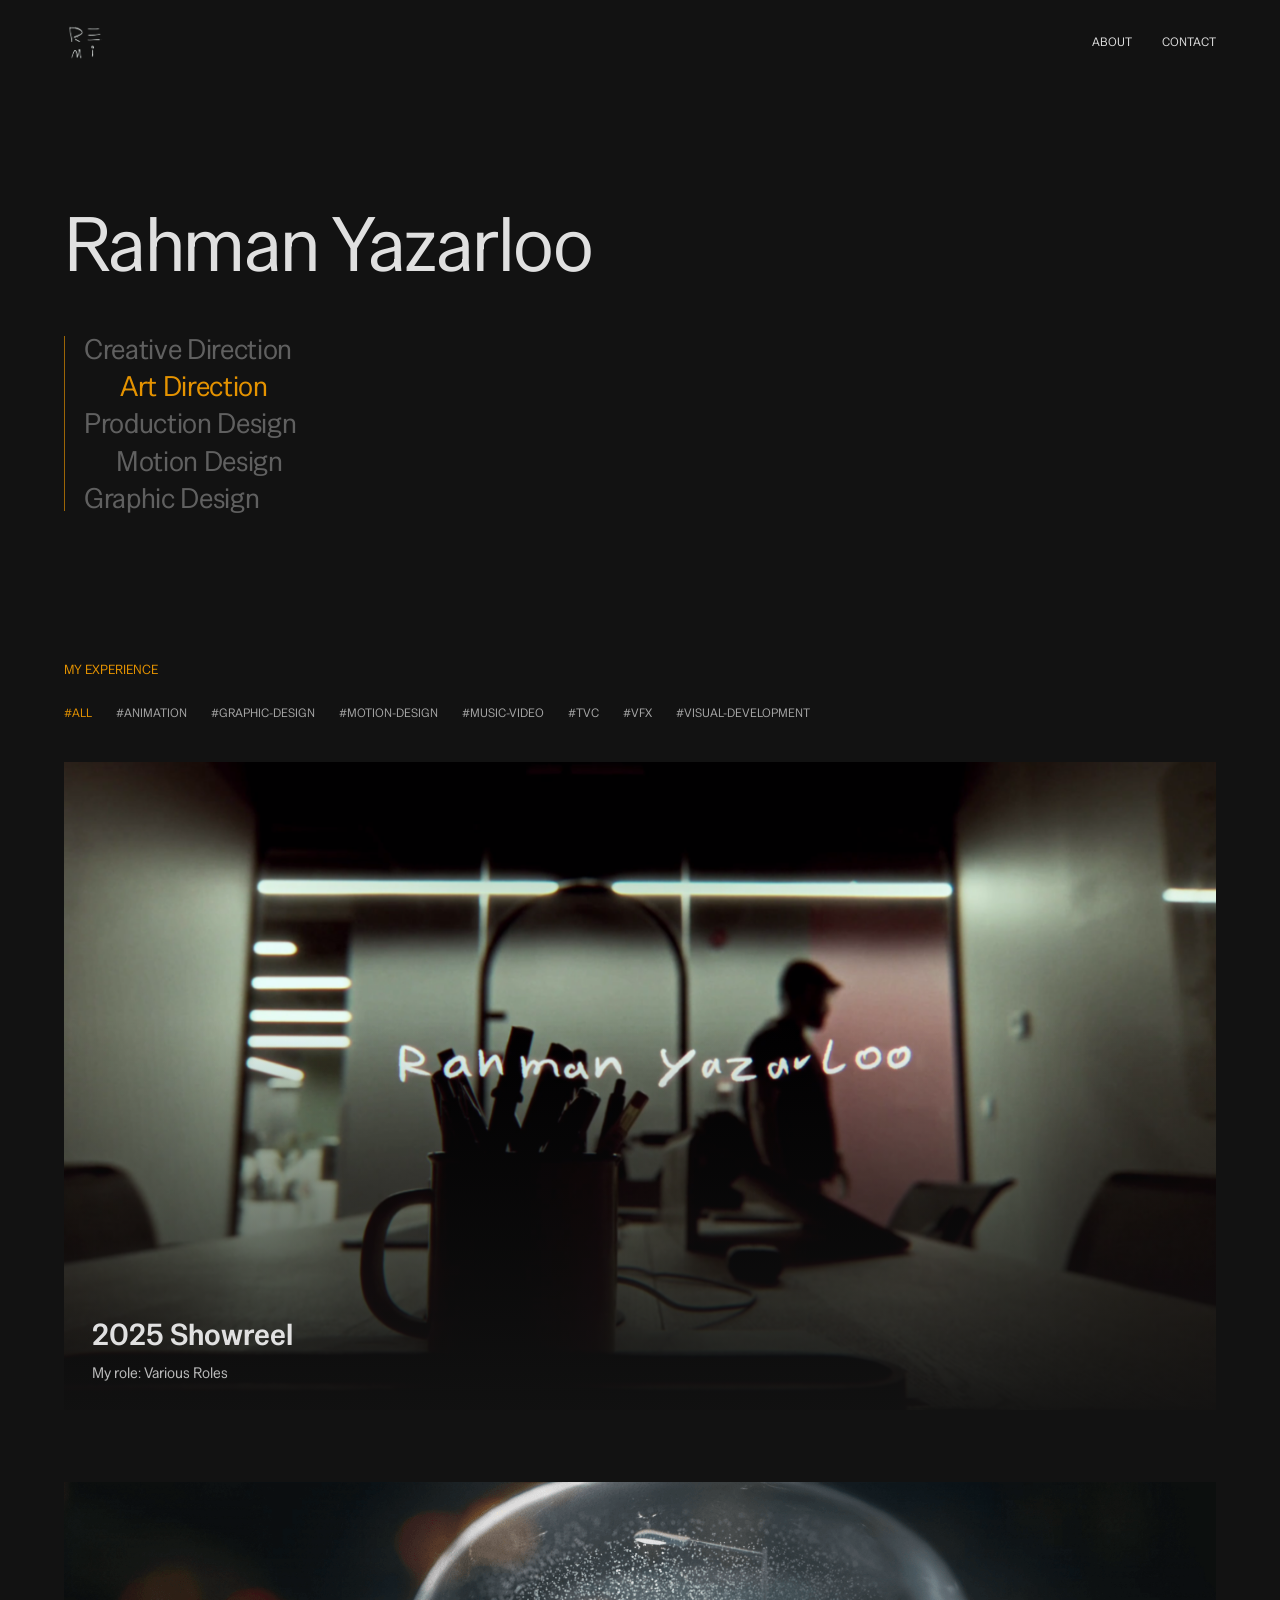
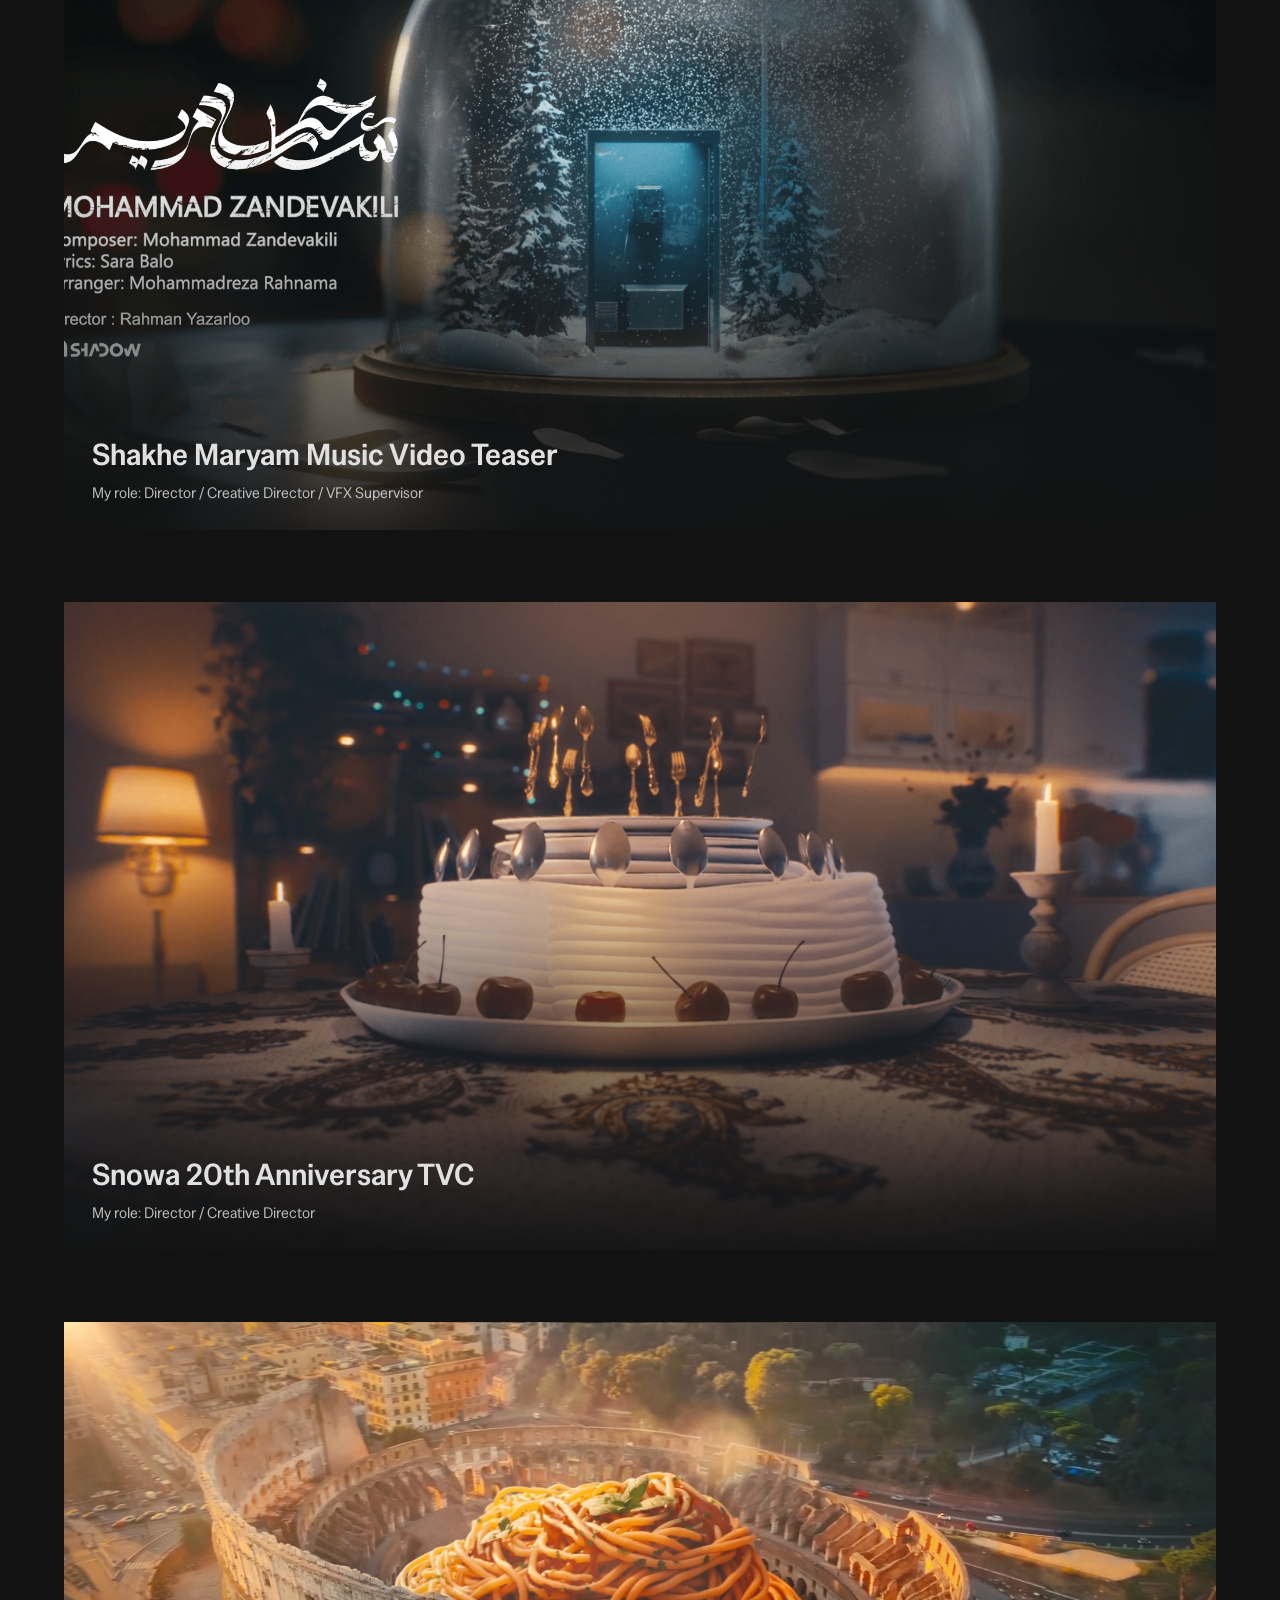
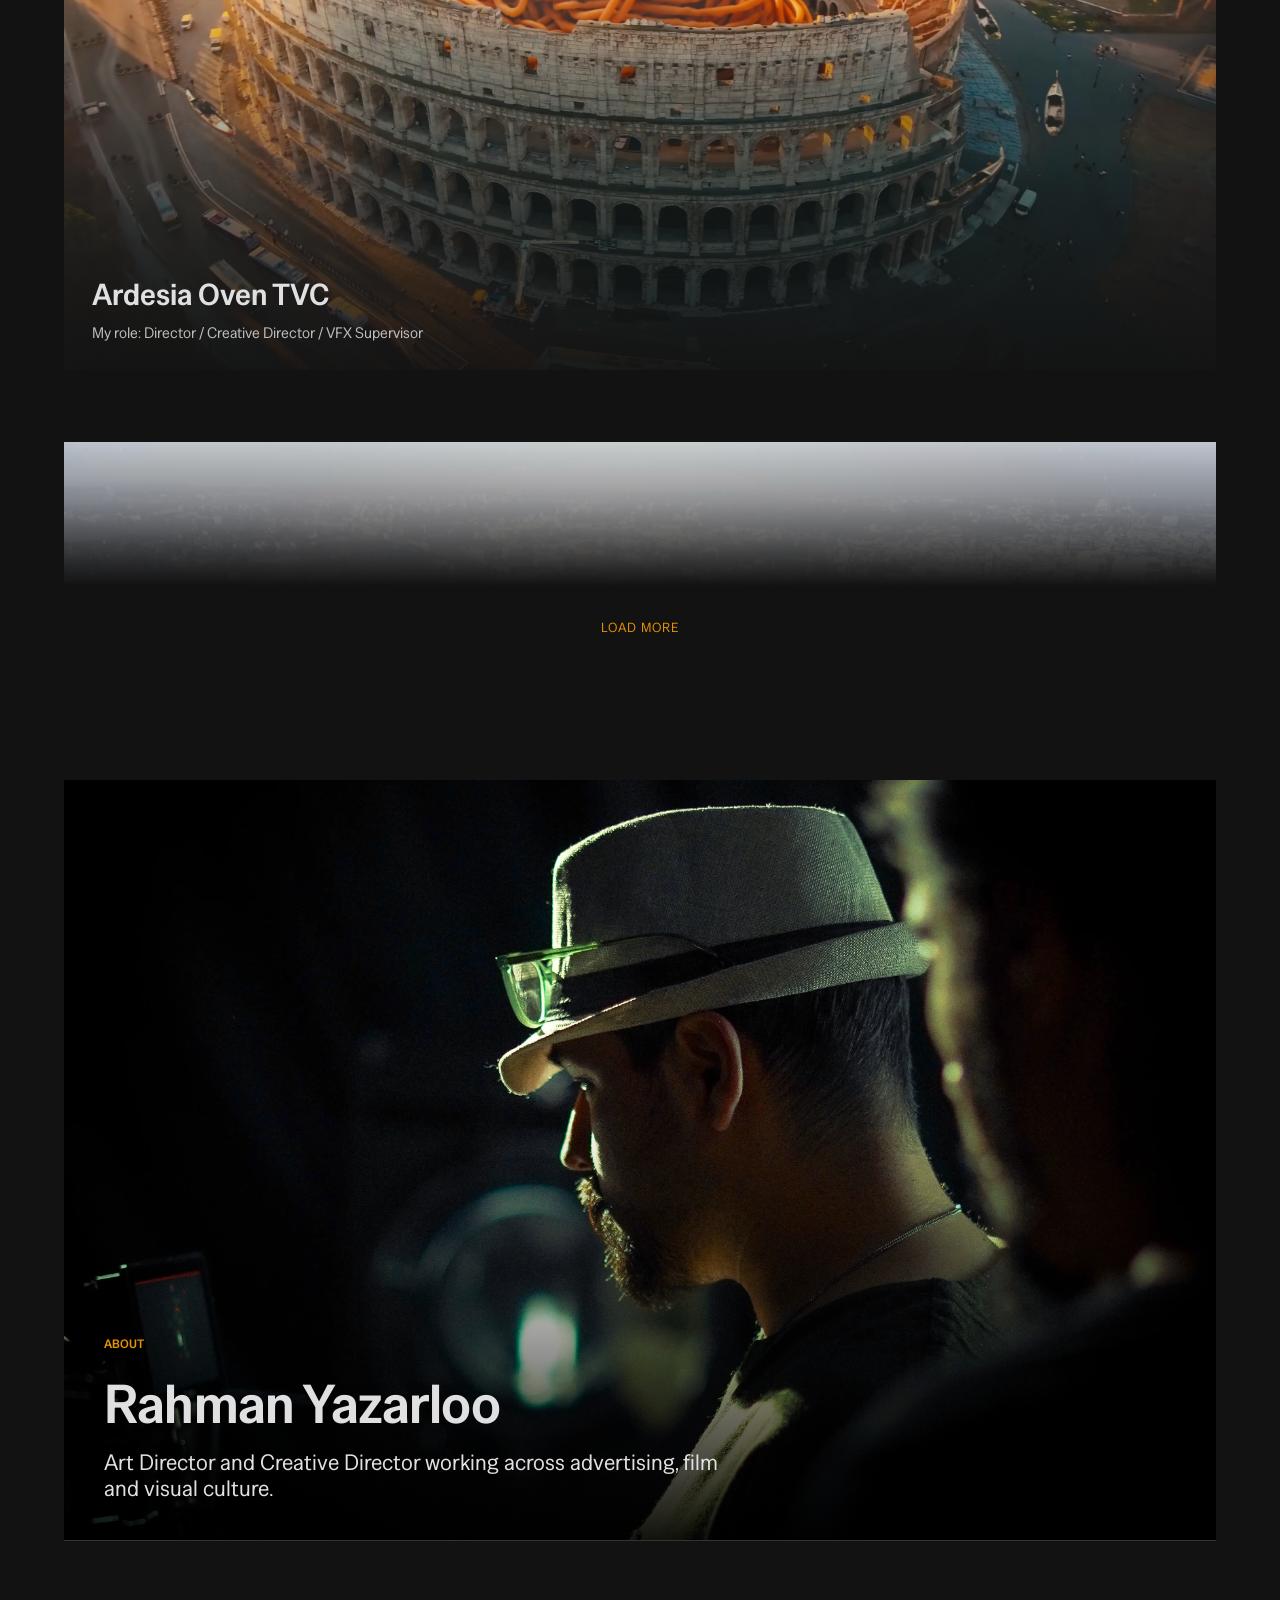
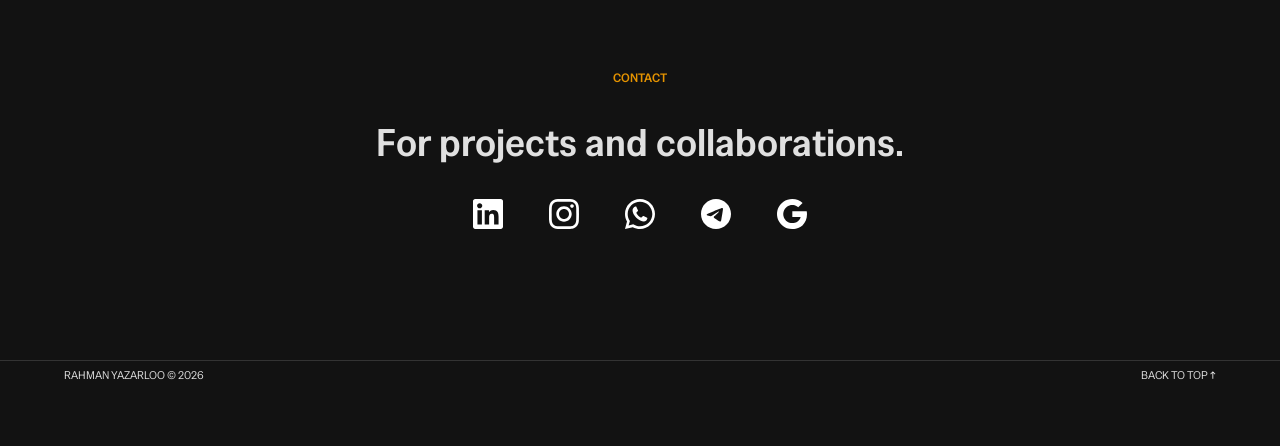
<file: index.html>
<!doctype html>
<html lang="en">
<head>
  <meta charset="utf-8">
  <meta name="viewport" content="width=device-width, initial-scale=1">
  <meta name="description" content="Portfolio of Rahman Yazarloo, Art Director and Creative Director.">
  <title>Rahman Yazarloo — Art Director / Creative Director</title>
  <link rel="stylesheet" href="./assets/css/reset.css">
  <link rel="stylesheet" href="./assets/css/tokens.css">
  <link rel="stylesheet" href="./assets/css/base.css">
  <link rel="stylesheet" href="./assets/css/typography.css">
  <link rel="stylesheet" href="./assets/css/layout.css">
  <link rel="stylesheet" href="./assets/css/components.css">
  <link rel="stylesheet" href="./assets/css/pages/home.css">
  <script type="module" src="./assets/js/main.js"></script>
</head>
<body id="top" data-page="home">
  <header class="site-header">
  <a class="site-header__brand" href="./" data-scroll-link aria-label="Rahman Yazarloo — Home">
    <img class="site-header__logo" src="./assets/site/rahman/logo.png" alt="" width="700" height="700">
    <span class="visually-hidden">Rahman Yazarloo</span>
  </a>
  <nav class="site-nav" aria-label="Primary navigation">
    <a href="./#about" data-nav-section="about" data-scroll-link>About</a>
    <a href="./#contact" data-nav-section="contact" data-scroll-link>Contact</a>
  </nav>
</header>

  <main>
    <section class="home-intro" aria-labelledby="home-title" data-reveal-group>
      <h1 id="home-title" data-reveal="text">Rahman Yazarloo</h1>
      <ul class="home-intro__roles" data-role-sequence data-reveal="text" aria-label="Creative disciplines">
        <li class="home-intro__role" data-role-item>Creative Direction</li>
        <li class="home-intro__role" data-role-item>Art Direction</li>
        <li class="home-intro__role" data-role-item>Production Design</li>
        <li class="home-intro__role" data-role-item>Motion Design</li>
        <li class="home-intro__role" data-role-item>Graphic Design</li>
      </ul>
    </section>

    <section class="work-section" id="work" aria-labelledby="work-title">
      <div class="work-section__header" data-reveal-group>
        <h2 id="work-title" data-reveal="text">
          <span class="work-title__mobile">Selected Work</span>
          <span class="work-title__desktop">My Experience</span>
        </h2>
        <div class="work-filters" aria-label="Filter projects" data-reveal>
          <button class="work-filters__button" type="button" data-filter="all" aria-pressed="true">#ALL</button>
<button class="work-filters__button" type="button" data-filter="animation" aria-pressed="false">#ANIMATION</button>
<button class="work-filters__button" type="button" data-filter="graphic-design" aria-pressed="false">#GRAPHIC-DESIGN</button>
<button class="work-filters__button" type="button" data-filter="motion-design" aria-pressed="false">#MOTION-DESIGN</button>
<button class="work-filters__button" type="button" data-filter="music-video" aria-pressed="false">#MUSIC-VIDEO</button>
<button class="work-filters__button" type="button" data-filter="tvc" aria-pressed="false">#TVC</button>
<button class="work-filters__button" type="button" data-filter="vfx" aria-pressed="false">#VFX</button>
<button class="work-filters__button" type="button" data-filter="visual-development" aria-pressed="false">#VISUAL-DEVELOPMENT</button>
        </div>
      </div>
      <div class="project-index" data-project-index data-reveal-group>
        <article class="project-card" data-project-card data-categories="animation motion-design graphic-design" data-reveal="media">
  <a class="project-card__link" href="./work/rahman-showreel/">
    <figure class="project-card__media">
      <img src="./work/rahman-showreel/media/cover/showreel-cover.png" alt="2025 Showreel cover" loading="eager" decoding="async">
      <span class="project-card__gradient" aria-hidden="true"></span>
    </figure>
    <div class="project-card__body">
      <h3 class="project-card__title">2025 Showreel</h3>
      <p class="project-card__meta">My role: Various Roles</p>
    </div>
  </a>
</article>
<article class="project-card" data-project-card data-categories="music-video vfx animation" data-reveal="media">
  <a class="project-card__link" href="./work/shakhe-maryam-music-video/">
    <figure class="project-card__media">
      <img src="./work/shakhe-maryam-music-video/media/cover/shakhe-matyam-cover.png" alt="Shakhe Maryam Music Video Teaser cover" loading="eager" decoding="async">
      <span class="project-card__gradient" aria-hidden="true"></span>
    </figure>
    <div class="project-card__body">
      <h3 class="project-card__title">Shakhe Maryam Music Video Teaser</h3>
      <p class="project-card__meta">My role: Director / Creative Director / VFX Supervisor</p>
    </div>
  </a>
</article>
<article class="project-card" data-project-card data-categories="tvc animation" data-reveal="media">
  <a class="project-card__link" href="./work/showa-20th-anniversary/">
    <figure class="project-card__media">
      <img src="./work/showa-20th-anniversary/media/cover/Snowa-20th-Hero-Cover.png" alt="Snowa 20th Anniversary TVC cover" loading="eager" decoding="async">
      <span class="project-card__gradient" aria-hidden="true"></span>
    </figure>
    <div class="project-card__body">
      <h3 class="project-card__title">Snowa 20th Anniversary TVC</h3>
      <p class="project-card__meta">My role: Director / Creative Director</p>
    </div>
  </a>
</article>
<article class="project-card" data-project-card data-categories="tvc" data-reveal="media">
  <a class="project-card__link" href="./work/ardesia-oven-teaser/">
    <figure class="project-card__media">
      <img src="./work/ardesia-oven-teaser/media/cover/oven-cover.jpg" alt="Ardesia Oven TVC cover" loading="eager" decoding="async">
      <span class="project-card__gradient" aria-hidden="true"></span>
    </figure>
    <div class="project-card__body">
      <h3 class="project-card__title">Ardesia Oven TVC</h3>
      <p class="project-card__meta">My role: Director / Creative Director / VFX Supervisor</p>
    </div>
  </a>
</article>
<article class="project-card" data-project-card data-categories="tvc" data-reveal="media">
  <a class="project-card__link" href="./work/ardesia-refrigerator-teaser/">
    <figure class="project-card__media">
      <img src="./work/ardesia-refrigerator-teaser/media/cover/ardesia-rf-cover.jpg" alt="Ardesia Refrigerator TVC cover" loading="eager" decoding="async">
      <span class="project-card__gradient" aria-hidden="true"></span>
    </figure>
    <div class="project-card__body">
      <h3 class="project-card__title">Ardesia Refrigerator TVC</h3>
      <p class="project-card__meta">My role: Director / Creative Director / VFX Supervisor</p>
    </div>
  </a>
</article>
<article class="project-card" data-project-card data-categories="tvc" data-reveal="media">
  <a class="project-card__link" href="./work/ardesia-wm-teaser/">
    <figure class="project-card__media">
      <img src="./work/ardesia-wm-teaser/media/cover/ardesia-wm-cover.jpg" alt="Ardesia Washing Machine TVC cover" loading="eager" decoding="async">
      <span class="project-card__gradient" aria-hidden="true"></span>
    </figure>
    <div class="project-card__body">
      <h3 class="project-card__title">Ardesia Washing Machine TVC</h3>
      <p class="project-card__meta">My role: Director / Creative Director / VFX Supervisor</p>
    </div>
  </a>
</article>
<article class="project-card" data-project-card data-categories="animation" data-reveal="media">
  <a class="project-card__link" href="./work/baluch-animation/">
    <figure class="project-card__media">
      <img src="./work/baluch-animation/media/cover/baluch-cover.jpg" alt="Iran 02 Baluch project cover" loading="eager" decoding="async">
      <span class="project-card__gradient" aria-hidden="true"></span>
    </figure>
    <div class="project-card__body">
      <h3 class="project-card__title">Iran 02 (Baluch)</h3>
      <p class="project-card__meta">My role: Creative / Animator</p>
    </div>
  </a>
</article>
<article class="project-card" data-project-card data-categories="animation" data-reveal="media">
  <a class="project-card__link" href="./work/dollar-stopmotion/">
    <figure class="project-card__media">
      <img src="./work/dollar-stopmotion/media/cover/dollar-cover.png" alt="Rial vs Dollar project cover" loading="eager" decoding="async">
      <span class="project-card__gradient" aria-hidden="true"></span>
    </figure>
    <div class="project-card__body">
      <h3 class="project-card__title">Rial vs Dollar</h3>
      <p class="project-card__meta">My role: Creative / Animator</p>
    </div>
  </a>
</article>
<article class="project-card" data-project-card data-categories="motion-design animation" data-reveal="media">
  <a class="project-card__link" href="./work/entekhab-sinergy/">
    <figure class="project-card__media">
      <img src="./work/entekhab-sinergy/media/cover/entekhab-synergy-cover.jpg" alt="Entekhab Synergy project cover" loading="eager" decoding="async">
      <span class="project-card__gradient" aria-hidden="true"></span>
    </figure>
    <div class="project-card__body">
      <h3 class="project-card__title">Entekhab Synergy</h3>
      <p class="project-card__meta">My role: Director / Creative Director</p>
    </div>
  </a>
</article>
<article class="project-card" data-project-card data-categories="visual-development" data-reveal="media">
  <a class="project-card__link" href="./work/film-visual-development/">
    <figure class="project-card__media">
      <img src="./work/film-visual-development/media/cover/film-visual-developement-cover.png" alt="Film Visual Development project cover" loading="eager" decoding="async">
      <span class="project-card__gradient" aria-hidden="true"></span>
    </figure>
    <div class="project-card__body">
      <h3 class="project-card__title">Film Visual Development</h3>
      <p class="project-card__meta">My role: VisDev</p>
    </div>
  </a>
</article>
<article class="project-card" data-project-card data-categories="graphic-design" data-reveal="media">
  <a class="project-card__link" href="./work/poster-design/">
    <figure class="project-card__media">
      <img src="./work/poster-design/media/cover/h-poster.png" alt="Everyday project cover" loading="eager" decoding="async">
      <span class="project-card__gradient" aria-hidden="true"></span>
    </figure>
    <div class="project-card__body">
      <h3 class="project-card__title">Everyday</h3>
      <p class="project-card__meta">My role: Graphic Designer</p>
    </div>
  </a>
</article>
<article class="project-card" data-project-card data-categories="animation" data-reveal="media">
  <a class="project-card__link" href="./work/showa-noruz-animation/">
    <figure class="project-card__media">
      <img src="./work/showa-noruz-animation/media/cover/snowa-noruz-cover.jpg" alt="Snowa Noruz Animation cover" loading="eager" decoding="async">
      <span class="project-card__gradient" aria-hidden="true"></span>
    </figure>
    <div class="project-card__body">
      <h3 class="project-card__title">Snowa Noruz Animation</h3>
      <p class="project-card__meta">My role: Director / Creative Director / Animator</p>
    </div>
  </a>
</article>
      </div>
      <button class="load-more" type="button" data-load-more hidden>Load More</button>
    </section>

    <section class="about-section" id="about" aria-labelledby="about-title" data-reveal="media">
      <button type="button" class="about-section__open" data-about-open aria-haspopup="dialog" aria-controls="about-dialog">
        <img class="about-section__portrait" src="./assets/site/rahman/portrait.webp" alt="Portrait of Rahman Yazarloo" loading="lazy" decoding="async">
        <span class="about-section__gradient" aria-hidden="true"></span>
        <span class="about-section__content">
          <span class="section-label">About</span>
          <span class="about-section__title" id="about-title">Rahman Yazarloo</span>
          <span class="about-section__copy">Art Director and Creative Director working across advertising, film and visual culture.</span>
        </span>
      </button>
    </section>

    <section class="contact-section" id="contact" aria-labelledby="contact-title" data-reveal-group>
  <p class="section-label" data-reveal="text">Contact</p>
  <h2 id="contact-title" data-reveal="text">For projects and collaborations.</h2>
  <ul class="contact-links" aria-label="Contact and social links" data-reveal>
    <li><a class="contact-link" href="https://www.linkedin.com/in/rahman-yazarloo-07a270192/" aria-label="LinkedIn" target="_blank" rel="noopener noreferrer"><img src="./assets/icons/social/linkedin.svg" alt="" width="48" height="48"></a></li>
<li><a class="contact-link" href="https://ig.me/m/rahman.yazarloo" aria-label="Instagram" target="_blank" rel="noopener noreferrer"><img src="./assets/icons/social/instagram.svg" alt="" width="48" height="48"></a></li>
<li><a class="contact-link" href="https://wa.me/989900992197" aria-label="WhatsApp" target="_blank" rel="noopener noreferrer"><img src="./assets/icons/social/whatsapp.svg" alt="" width="48" height="48"></a></li>
<li><a class="contact-link" href="https://t.me/theRemiii?text=Hi%20Rahman%2C%20I%20came%20across%20your%20portfolio%20and%20would%20like%20to%20discuss%20a%20project." aria-label="Telegram" target="_blank" rel="noopener noreferrer"><img src="./assets/icons/social/telegram.svg" alt="" width="48" height="48"></a></li>
<li><a class="contact-link" href="mailto:remi.yazarloo@gmail.com" aria-label="Email"><img src="./assets/icons/social/email.svg" alt="" width="48" height="48"></a></li>
  </ul>
</section>

  </main>
  <footer class="site-footer">
  <p>Rahman Yazarloo © 2026</p>
  <a href="#top">Back to top ↑</a>
</footer>


  <dialog class="about-dialog" id="about-dialog" aria-labelledby="about-dialog-title" aria-describedby="about-dialog-biography">
  <div class="about-dialog__hero">
    <img class="about-dialog__portrait" src="./assets/site/rahman/portrait.webp" alt="Portrait of Rahman Yazarloo" loading="lazy" decoding="async">
    <img class="about-dialog__signature" src="./assets/site/rahman/logo.png" alt="" width="700" height="700">
    <button class="about-dialog__close" type="button" data-about-close aria-label="Close About dialog">×</button>
  </div>
  <div class="about-dialog__content">
    <p class="section-label">About</p>
    <h2 id="about-dialog-title">Rahman Yazarloo</h2>
    <div class="about-dialog__biography" id="about-dialog-biography"><p>&quot;A boy with a pencil case.&quot;</p>
<p>That’s how it started, and at heart, that&#039;s who I still am. For two decades, I built worlds you couldn&#039;t touch. But when pixels weren&#039;t enough, I needed to pull my imagination into the real world.</p>
<p>Today, as a Visual Narrator, my work lives where the digital meets the tangible. Whether I’m directing an animation or sculpting with my bare hands, my mission is giving physical weight to wild ideas. Let’s build something extraordinary.</p></div>
  </div>
</dialog>

</body>
</html>
</file>
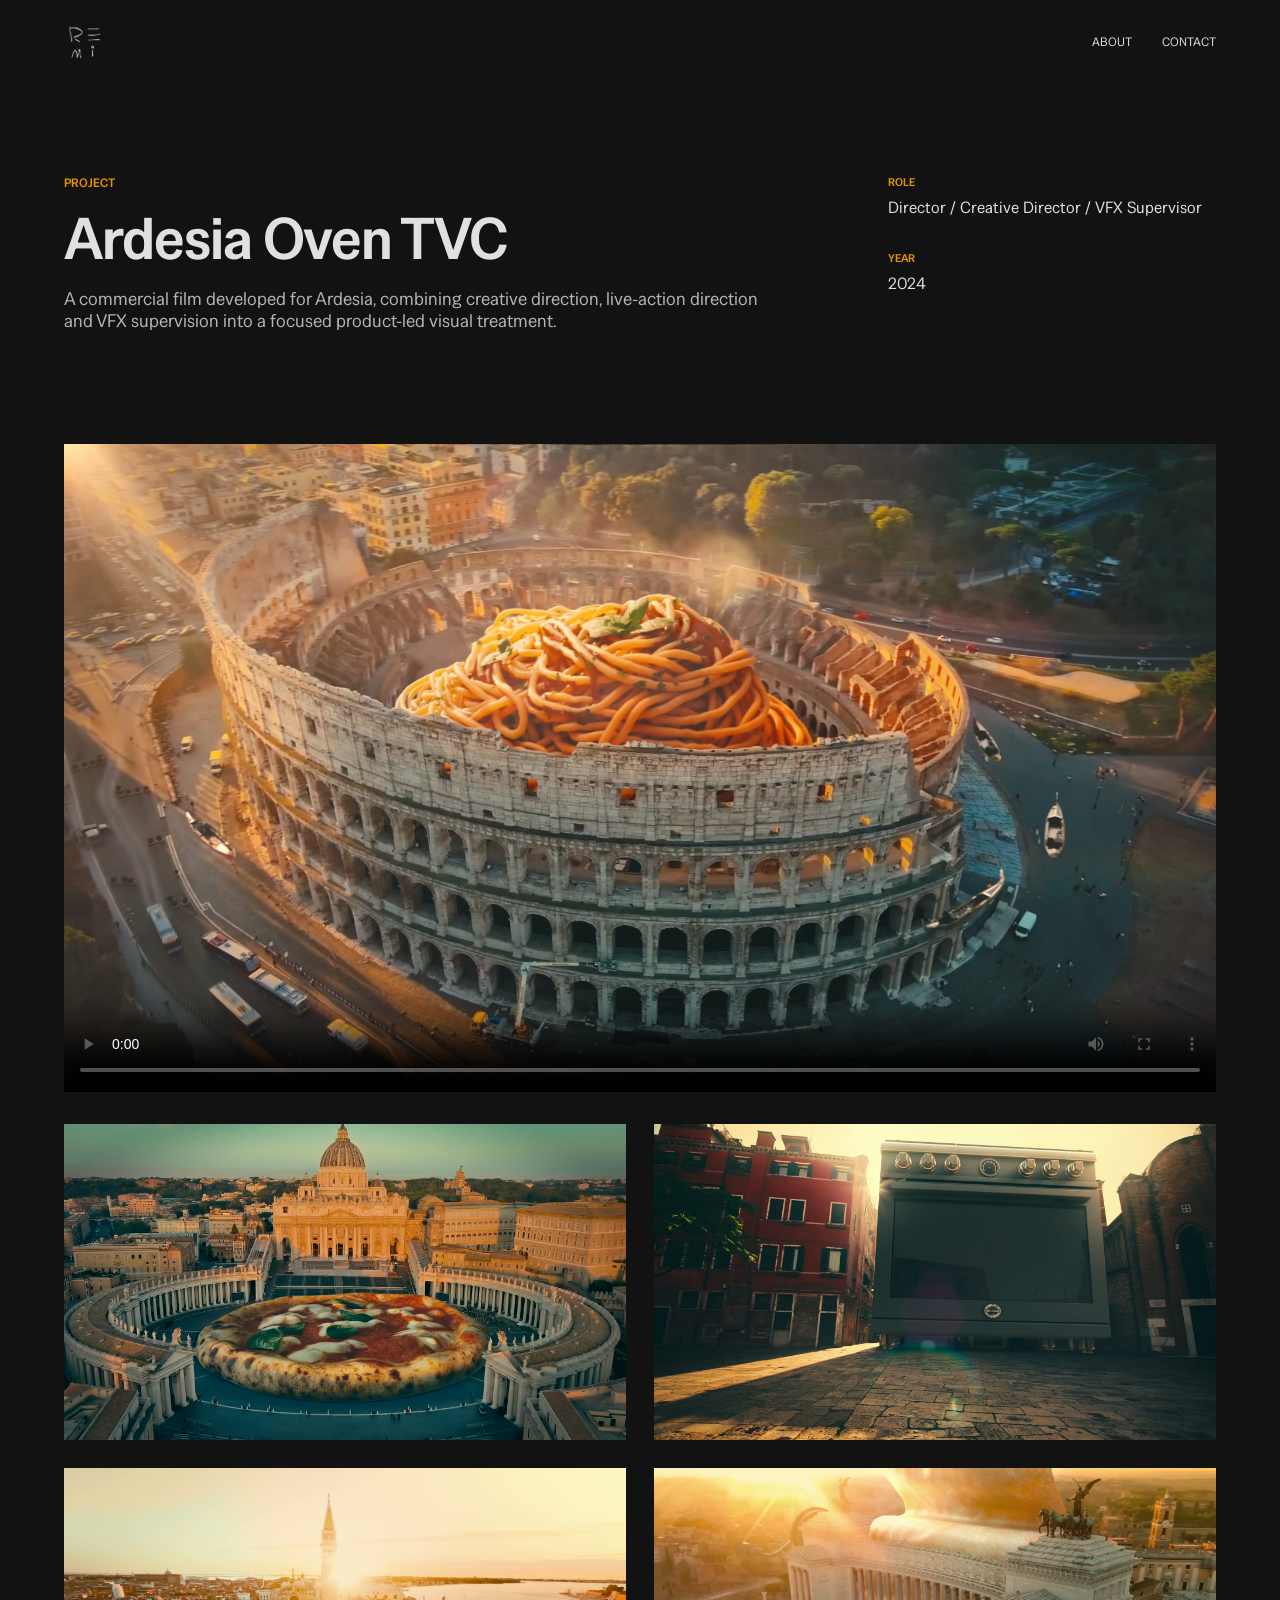
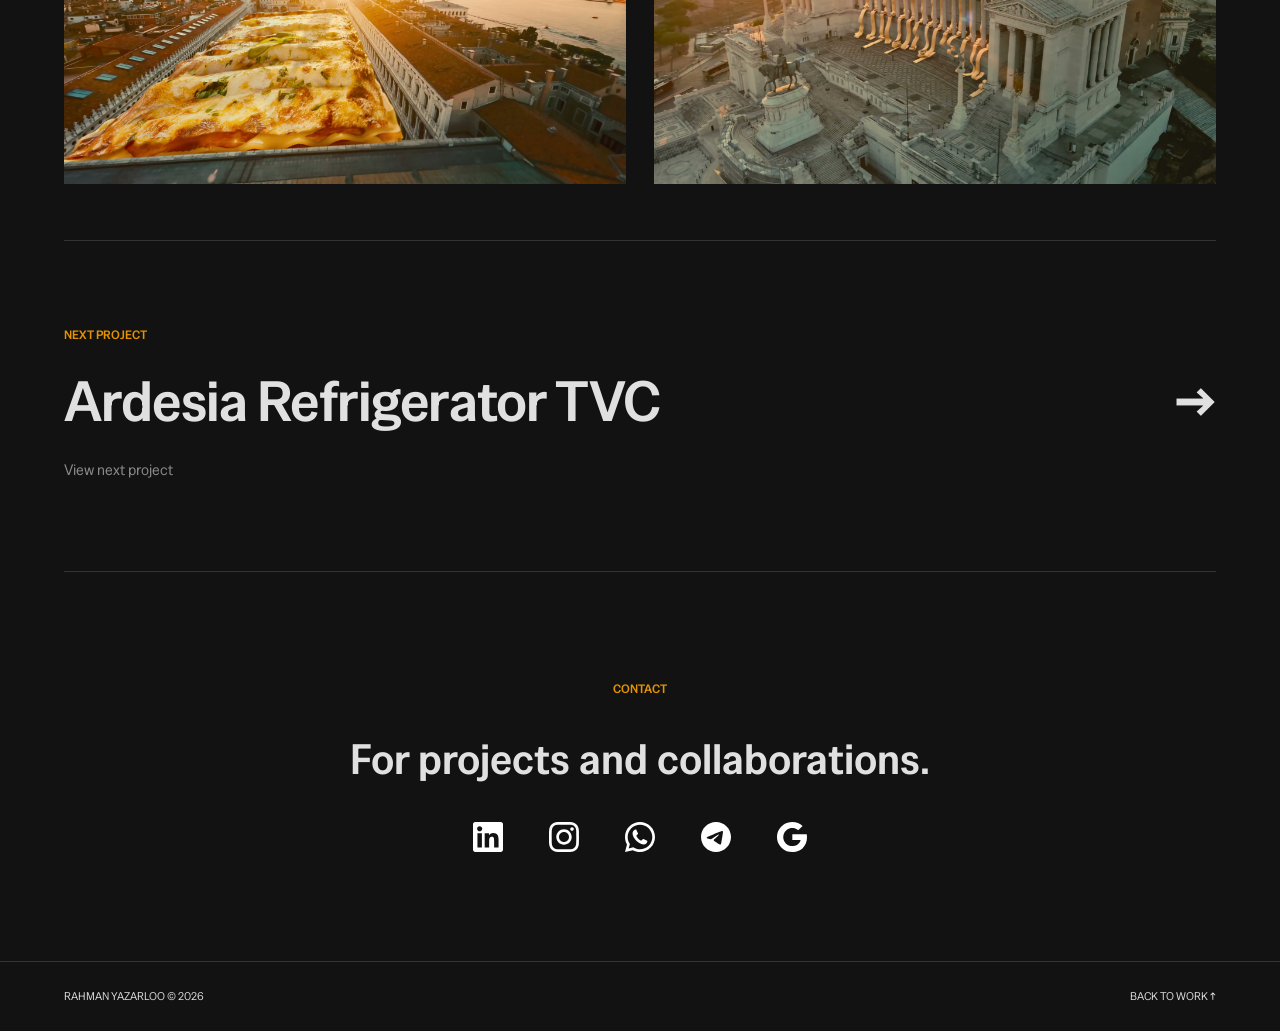
<file: work/ardesia-oven-teaser/index.html>
<!doctype html>
<html lang="en">
<head>
  <meta charset="utf-8">
  <meta name="viewport" content="width=device-width, initial-scale=1">
  <meta name="description" content="A commercial film developed for Ardesia, combining creative direction, live-action direction and VFX supervision into a focused product-led visual treatment.">
  <title>Ardesia Oven TVC — Rahman Yazarloo</title>
  <link rel="stylesheet" href="../../assets/css/reset.css">
  <link rel="stylesheet" href="../../assets/css/tokens.css">
  <link rel="stylesheet" href="../../assets/css/base.css">
  <link rel="stylesheet" href="../../assets/css/typography.css">
  <link rel="stylesheet" href="../../assets/css/layout.css">
  <link rel="stylesheet" href="../../assets/css/components.css">
  <link rel="stylesheet" href="../../assets/css/pages/project.css">
  <script type="module" src="../../assets/js/main.js"></script>
</head>
<body id="top" data-page="project">
  <header class="site-header">
  <a class="site-header__brand" href="../../" data-scroll-link aria-label="Rahman Yazarloo — Home">
    <img class="site-header__logo" src="../../assets/site/rahman/logo.png" alt="" width="700" height="700">
    <span class="visually-hidden">Rahman Yazarloo</span>
  </a>
  <nav class="site-nav" aria-label="Primary navigation">
    <a href="../../#about" data-nav-section="about" data-scroll-link>About</a>
    <a href="../../#contact" data-nav-section="contact" data-scroll-link>Contact</a>
  </nav>
</header>

  <main>
    <article class="project-detail">
      <header class="project-header" data-reveal-group>
        <div class="project-header__main">
          <p class="section-label" data-reveal="text">Project</p>
          <h1 data-reveal="text">Ardesia Oven TVC</h1>
          <p class="project-header__description" data-reveal="text">A commercial film developed for Ardesia, combining creative direction, live-action direction and VFX supervision into a focused product-led visual treatment.</p>
        </div>
        <dl class="project-meta" data-reveal>
          <div><dt>Role</dt><dd>Director / Creative Director / VFX Supervisor</dd></div>
          <div><dt>Year</dt><dd>2024</dd></div>
        </dl>
      </header>

      <figure class="project-hero" data-reveal="media">
        <video class="project-hero__video" controls playsinline preload="metadata" poster="./media/hero/oven-cover.jpg">
  <source src="https://dl.dropboxusercontent.com/scl/fi/p3srean8678t1fmh4lxso/Ardesia-Food.mp4?rlkey=97ky5grf6dj2zsvqz7wz4f3zx&amp;st=ohu53qem&amp;dl=0">
  Your browser does not support embedded video.
</video>
      </figure>

      <section class="project-gallery" aria-label="Project gallery">
        <div class="gallery-block gallery-block--two-column" data-reveal="media">
  <figure><img src="./media/gallery/oven-gallary-01.jpg" alt="Ardesia Oven TVC project frame" loading="lazy"></figure>
<figure><img src="./media/gallery/oven-gallary-02.jpg" alt="Ardesia Oven TVC project frame" loading="lazy"></figure>
</div>
<div class="gallery-block gallery-block--two-column" data-reveal="media">
  <figure><img src="./media/gallery/oven-gallary-03.jpg" alt="Ardesia Oven TVC project frame" loading="lazy"></figure>
<figure><img src="./media/gallery/oven-gallary-04.jpg" alt="Ardesia Oven TVC project frame" loading="lazy"></figure>
</div>
      </section>

      
      <nav class="next-project" aria-label="Next project" data-reveal>
  <a class="next-project__link" href="../ardesia-refrigerator-teaser/">
    <span class="section-label">Next Project</span>
    <span class="next-project__title">Ardesia Refrigerator TVC <span class="next-project__arrow" aria-hidden="true">→</span></span>
    <span class="next-project__supporting">View next project</span>
  </a>
</nav>
    </article>
    <section class="contact-section" id="contact" aria-labelledby="contact-title" data-reveal-group>
  <p class="section-label" data-reveal="text">Contact</p>
  <h2 id="contact-title" data-reveal="text">For projects and collaborations.</h2>
  <ul class="contact-links" aria-label="Contact and social links" data-reveal>
    <li><a class="contact-link" href="https://www.linkedin.com/in/rahman-yazarloo-07a270192/" aria-label="LinkedIn" target="_blank" rel="noopener noreferrer"><img src="../../assets/icons/social/linkedin.svg" alt="" width="48" height="48"></a></li>
<li><a class="contact-link" href="https://ig.me/m/rahman.yazarloo" aria-label="Instagram" target="_blank" rel="noopener noreferrer"><img src="../../assets/icons/social/instagram.svg" alt="" width="48" height="48"></a></li>
<li><a class="contact-link" href="https://wa.me/989900992197" aria-label="WhatsApp" target="_blank" rel="noopener noreferrer"><img src="../../assets/icons/social/whatsapp.svg" alt="" width="48" height="48"></a></li>
<li><a class="contact-link" href="https://t.me/theRemiii?text=Hi%20Rahman%2C%20I%20came%20across%20your%20portfolio%20and%20would%20like%20to%20discuss%20a%20project." aria-label="Telegram" target="_blank" rel="noopener noreferrer"><img src="../../assets/icons/social/telegram.svg" alt="" width="48" height="48"></a></li>
<li><a class="contact-link" href="mailto:remi.yazarloo@gmail.com" aria-label="Email"><img src="../../assets/icons/social/email.svg" alt="" width="48" height="48"></a></li>
  </ul>
</section>

  </main>
  <footer class="site-footer">
  <p>Rahman Yazarloo © 2026</p>
  <a href="../../#work">Back to work ↑</a>
</footer>


</body>
</html>
</file>
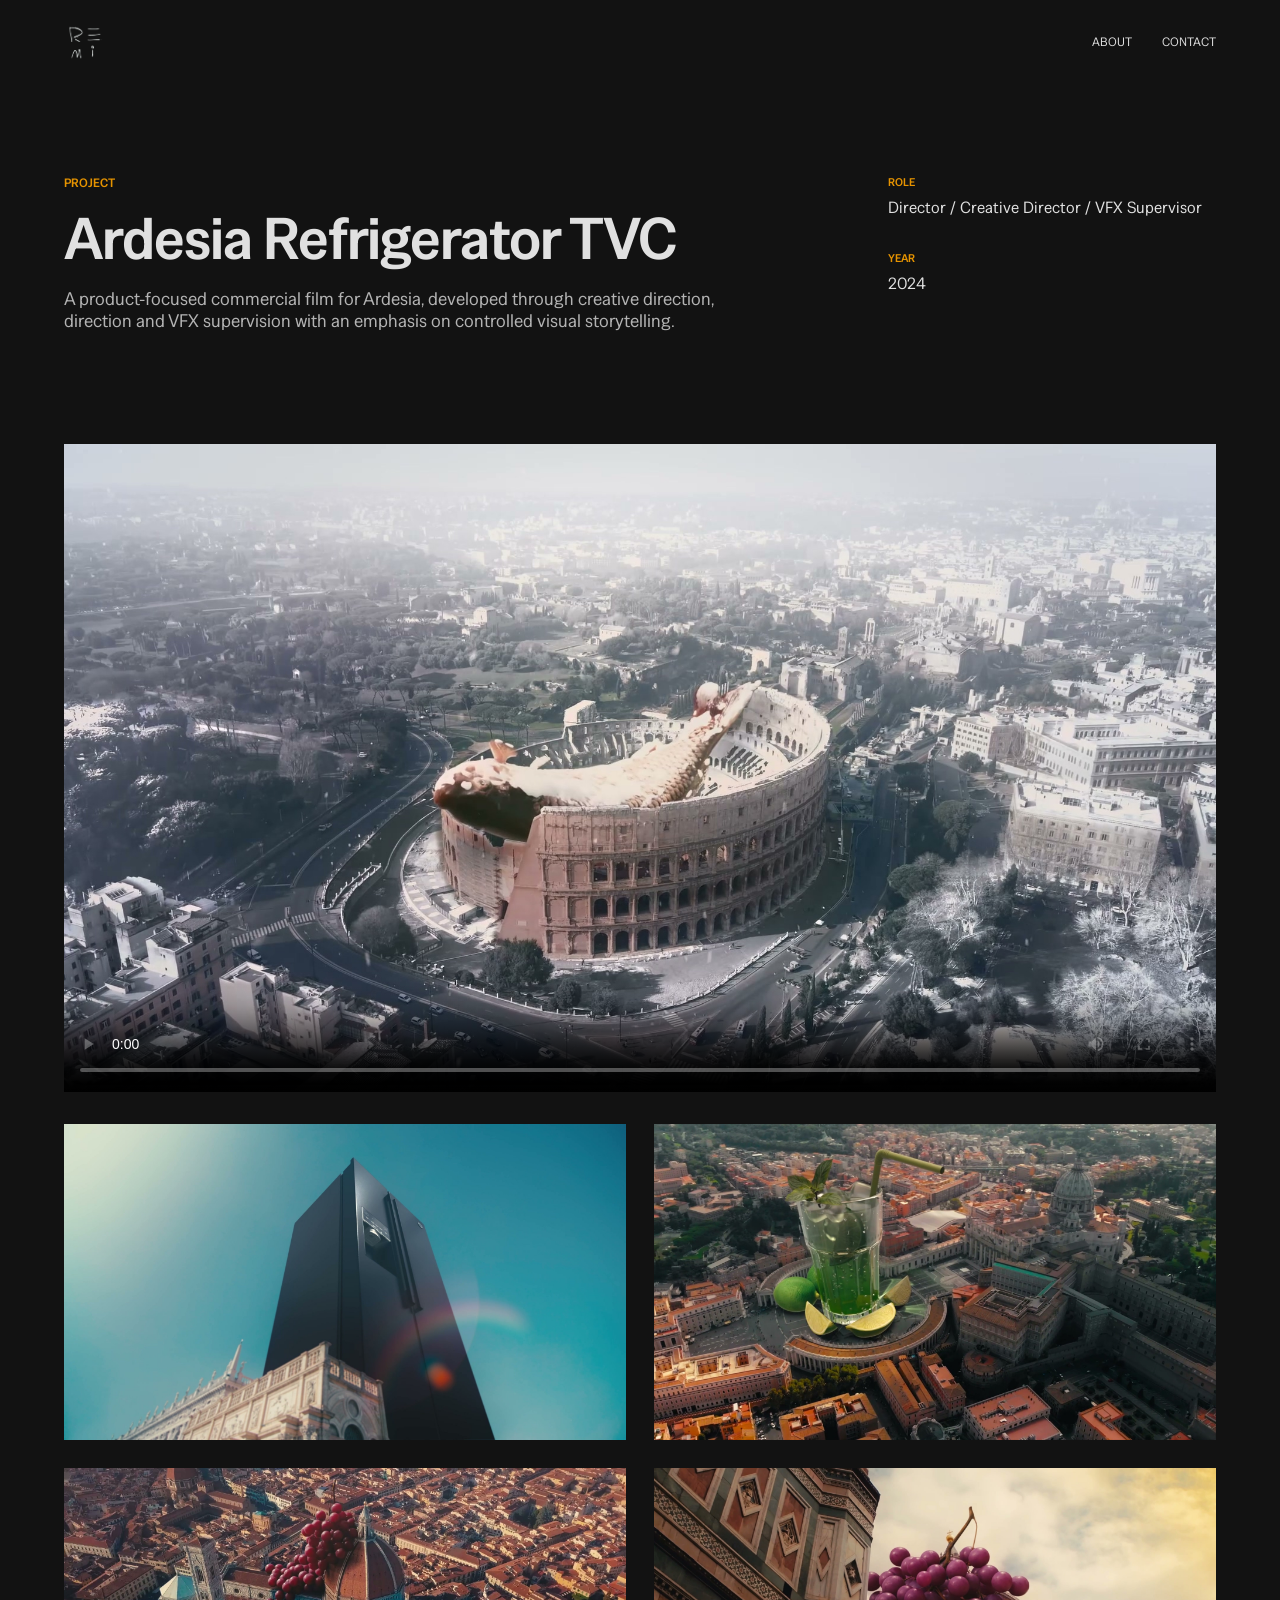
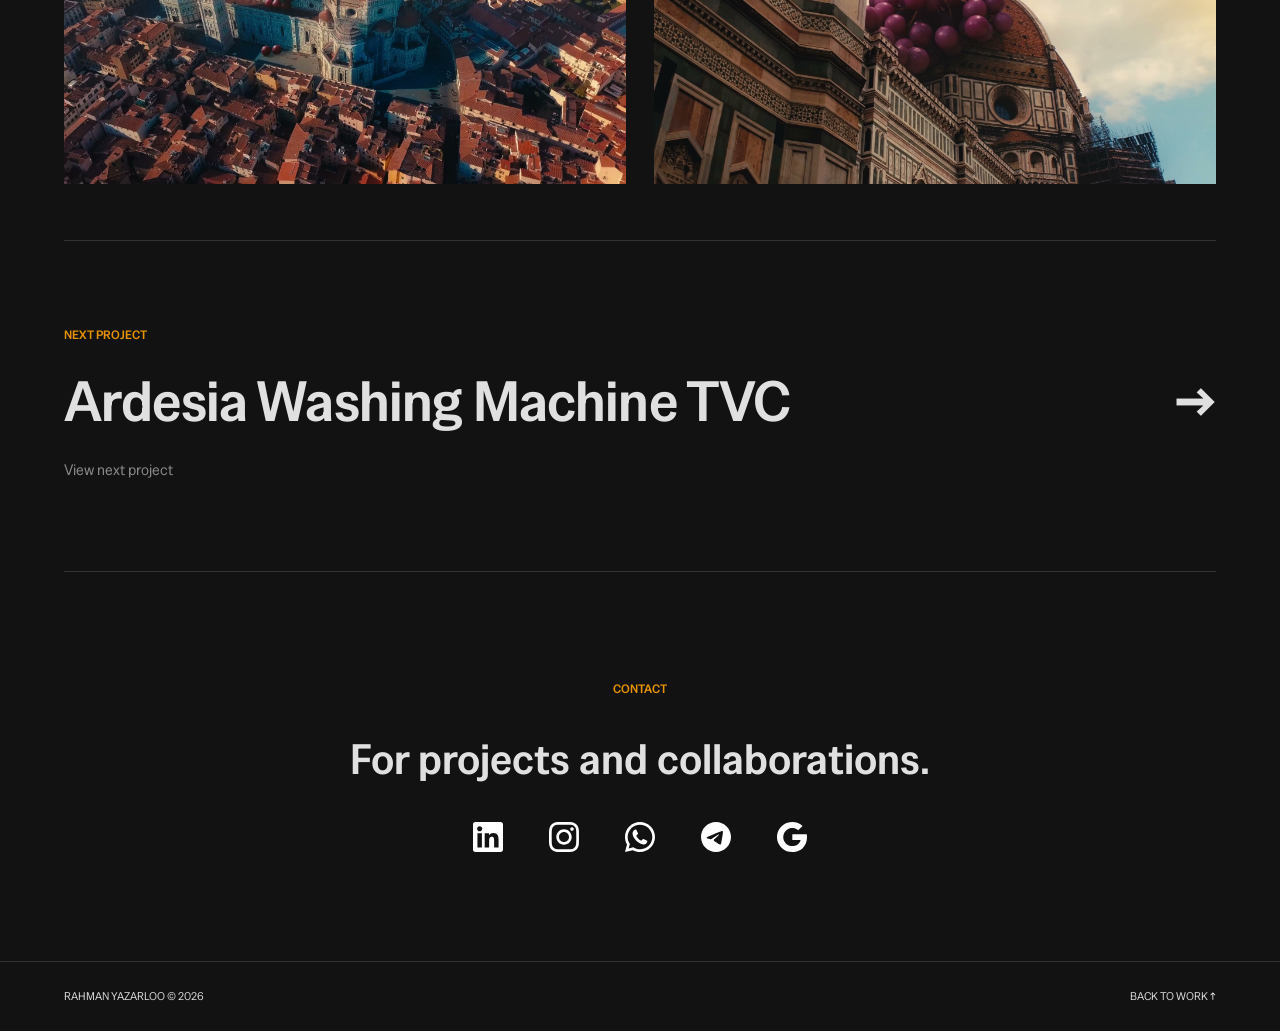
<file: work/ardesia-refrigerator-teaser/index.html>
<!doctype html>
<html lang="en">
<head>
  <meta charset="utf-8">
  <meta name="viewport" content="width=device-width, initial-scale=1">
  <meta name="description" content="A product-focused commercial film for Ardesia, developed through creative direction, direction and VFX supervision with an emphasis on controlled visual storytelling.">
  <title>Ardesia Refrigerator TVC — Rahman Yazarloo</title>
  <link rel="stylesheet" href="../../assets/css/reset.css">
  <link rel="stylesheet" href="../../assets/css/tokens.css">
  <link rel="stylesheet" href="../../assets/css/base.css">
  <link rel="stylesheet" href="../../assets/css/typography.css">
  <link rel="stylesheet" href="../../assets/css/layout.css">
  <link rel="stylesheet" href="../../assets/css/components.css">
  <link rel="stylesheet" href="../../assets/css/pages/project.css">
  <script type="module" src="../../assets/js/main.js"></script>
</head>
<body id="top" data-page="project">
  <header class="site-header">
  <a class="site-header__brand" href="../../" data-scroll-link aria-label="Rahman Yazarloo — Home">
    <img class="site-header__logo" src="../../assets/site/rahman/logo.png" alt="" width="700" height="700">
    <span class="visually-hidden">Rahman Yazarloo</span>
  </a>
  <nav class="site-nav" aria-label="Primary navigation">
    <a href="../../#about" data-nav-section="about" data-scroll-link>About</a>
    <a href="../../#contact" data-nav-section="contact" data-scroll-link>Contact</a>
  </nav>
</header>

  <main>
    <article class="project-detail">
      <header class="project-header" data-reveal-group>
        <div class="project-header__main">
          <p class="section-label" data-reveal="text">Project</p>
          <h1 data-reveal="text">Ardesia Refrigerator TVC</h1>
          <p class="project-header__description" data-reveal="text">A product-focused commercial film for Ardesia, developed through creative direction, direction and VFX supervision with an emphasis on controlled visual storytelling.</p>
        </div>
        <dl class="project-meta" data-reveal>
          <div><dt>Role</dt><dd>Director / Creative Director / VFX Supervisor</dd></div>
          <div><dt>Year</dt><dd>2024</dd></div>
        </dl>
      </header>

      <figure class="project-hero" data-reveal="media">
        <video class="project-hero__video" controls playsinline preload="metadata" poster="./media/hero/ardesia-rf-cover.jpg">
  <source src="https://dl.dropboxusercontent.com/scl/fi/w4658zq5l8108j88nctnn/Ardesia-RF2.mp4?rlkey=jwwjcbqjoezlswh4593uf3rif&amp;st=gajhg5pa&amp;dl=0">
  Your browser does not support embedded video.
</video>
      </figure>

      <section class="project-gallery" aria-label="Project gallery">
        <div class="gallery-block gallery-block--two-column" data-reveal="media">
  <figure><img src="./media/gallery/ardesia-rf-gallary-01.jpg" alt="Ardesia Refrigerator TVC project frame" loading="lazy"></figure>
<figure><img src="./media/gallery/ardesia-rf-gallary-02.jpg" alt="Ardesia Refrigerator TVC project frame" loading="lazy"></figure>
</div>
<div class="gallery-block gallery-block--two-column" data-reveal="media">
  <figure><img src="./media/gallery/ardesia-rf-gallary-03.jpg" alt="Ardesia Refrigerator TVC project frame" loading="lazy"></figure>
<figure><img src="./media/gallery/ardesia-rf-gallary-04.jpg" alt="Ardesia Refrigerator TVC project frame" loading="lazy"></figure>
</div>
      </section>

      
      <nav class="next-project" aria-label="Next project" data-reveal>
  <a class="next-project__link" href="../ardesia-wm-teaser/">
    <span class="section-label">Next Project</span>
    <span class="next-project__title">Ardesia Washing Machine TVC <span class="next-project__arrow" aria-hidden="true">→</span></span>
    <span class="next-project__supporting">View next project</span>
  </a>
</nav>
    </article>
    <section class="contact-section" id="contact" aria-labelledby="contact-title" data-reveal-group>
  <p class="section-label" data-reveal="text">Contact</p>
  <h2 id="contact-title" data-reveal="text">For projects and collaborations.</h2>
  <ul class="contact-links" aria-label="Contact and social links" data-reveal>
    <li><a class="contact-link" href="https://www.linkedin.com/in/rahman-yazarloo-07a270192/" aria-label="LinkedIn" target="_blank" rel="noopener noreferrer"><img src="../../assets/icons/social/linkedin.svg" alt="" width="48" height="48"></a></li>
<li><a class="contact-link" href="https://ig.me/m/rahman.yazarloo" aria-label="Instagram" target="_blank" rel="noopener noreferrer"><img src="../../assets/icons/social/instagram.svg" alt="" width="48" height="48"></a></li>
<li><a class="contact-link" href="https://wa.me/989900992197" aria-label="WhatsApp" target="_blank" rel="noopener noreferrer"><img src="../../assets/icons/social/whatsapp.svg" alt="" width="48" height="48"></a></li>
<li><a class="contact-link" href="https://t.me/theRemiii?text=Hi%20Rahman%2C%20I%20came%20across%20your%20portfolio%20and%20would%20like%20to%20discuss%20a%20project." aria-label="Telegram" target="_blank" rel="noopener noreferrer"><img src="../../assets/icons/social/telegram.svg" alt="" width="48" height="48"></a></li>
<li><a class="contact-link" href="mailto:remi.yazarloo@gmail.com" aria-label="Email"><img src="../../assets/icons/social/email.svg" alt="" width="48" height="48"></a></li>
  </ul>
</section>

  </main>
  <footer class="site-footer">
  <p>Rahman Yazarloo © 2026</p>
  <a href="../../#work">Back to work ↑</a>
</footer>


</body>
</html>
</file>
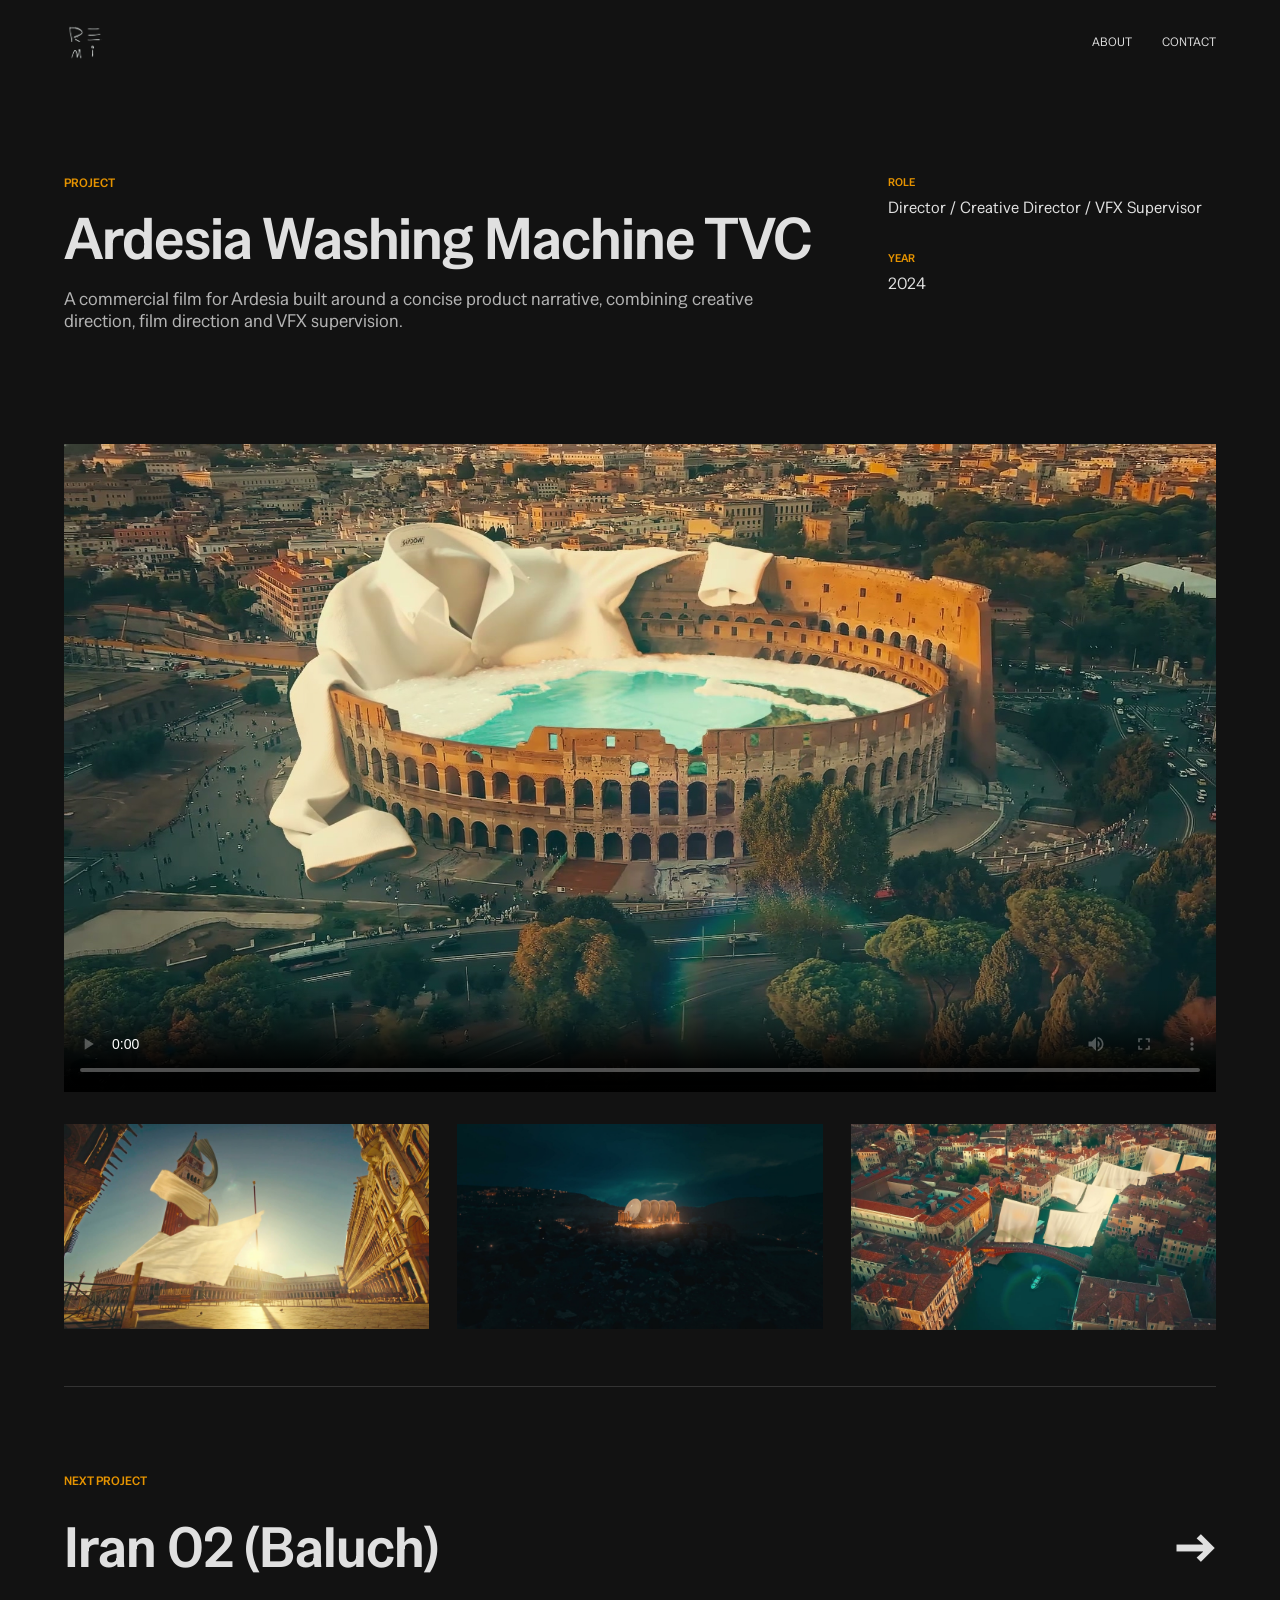
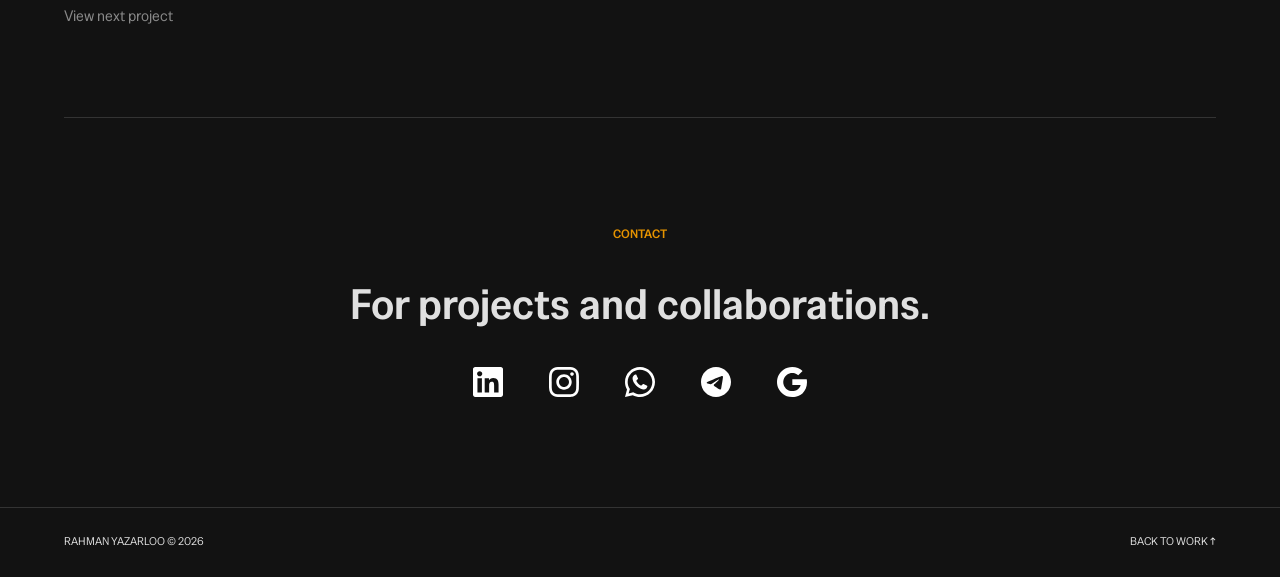
<file: work/ardesia-wm-teaser/index.html>
<!doctype html>
<html lang="en">
<head>
  <meta charset="utf-8">
  <meta name="viewport" content="width=device-width, initial-scale=1">
  <meta name="description" content="A commercial film for Ardesia built around a concise product narrative, combining creative direction, film direction and VFX supervision.">
  <title>Ardesia Washing Machine TVC — Rahman Yazarloo</title>
  <link rel="stylesheet" href="../../assets/css/reset.css">
  <link rel="stylesheet" href="../../assets/css/tokens.css">
  <link rel="stylesheet" href="../../assets/css/base.css">
  <link rel="stylesheet" href="../../assets/css/typography.css">
  <link rel="stylesheet" href="../../assets/css/layout.css">
  <link rel="stylesheet" href="../../assets/css/components.css">
  <link rel="stylesheet" href="../../assets/css/pages/project.css">
  <script type="module" src="../../assets/js/main.js"></script>
</head>
<body id="top" data-page="project">
  <header class="site-header">
  <a class="site-header__brand" href="../../" data-scroll-link aria-label="Rahman Yazarloo — Home">
    <img class="site-header__logo" src="../../assets/site/rahman/logo.png" alt="" width="700" height="700">
    <span class="visually-hidden">Rahman Yazarloo</span>
  </a>
  <nav class="site-nav" aria-label="Primary navigation">
    <a href="../../#about" data-nav-section="about" data-scroll-link>About</a>
    <a href="../../#contact" data-nav-section="contact" data-scroll-link>Contact</a>
  </nav>
</header>

  <main>
    <article class="project-detail">
      <header class="project-header" data-reveal-group>
        <div class="project-header__main">
          <p class="section-label" data-reveal="text">Project</p>
          <h1 data-reveal="text">Ardesia Washing Machine TVC</h1>
          <p class="project-header__description" data-reveal="text">A commercial film for Ardesia built around a concise product narrative, combining creative direction, film direction and VFX supervision.</p>
        </div>
        <dl class="project-meta" data-reveal>
          <div><dt>Role</dt><dd>Director / Creative Director / VFX Supervisor</dd></div>
          <div><dt>Year</dt><dd>2024</dd></div>
        </dl>
      </header>

      <figure class="project-hero" data-reveal="media">
        <video class="project-hero__video" controls playsinline preload="metadata" poster="./media/hero/ardesia-wm-cover.jpg">
  <source src="https://dl.dropboxusercontent.com/scl/fi/rvhbz99096m4b2xomdn4x/Ardesia-WM.mp4?rlkey=7y9ofkl205fpowk474kpv74m0&amp;st=983kzpml&amp;dl=0">
  Your browser does not support embedded video.
</video>
      </figure>

      <section class="project-gallery" aria-label="Project gallery">
        <div class="gallery-block gallery-block--three-column" data-reveal="media">
  <figure><img src="./media/gallery/ardesia-wm-gallary-01.jpg" alt="Ardesia Washing Machine TVC project frame" loading="lazy"></figure>
<figure><img src="./media/gallery/ardesia-wm-gallary-02.jpg" alt="Ardesia Washing Machine TVC project frame" loading="lazy"></figure>
<figure><img src="./media/gallery/ardesia-wm-gallary-03.jpg" alt="Ardesia Washing Machine TVC project frame" loading="lazy"></figure>
</div>
      </section>

      
      <nav class="next-project" aria-label="Next project" data-reveal>
  <a class="next-project__link" href="../baluch-animation/">
    <span class="section-label">Next Project</span>
    <span class="next-project__title">Iran 02 (Baluch) <span class="next-project__arrow" aria-hidden="true">→</span></span>
    <span class="next-project__supporting">View next project</span>
  </a>
</nav>
    </article>
    <section class="contact-section" id="contact" aria-labelledby="contact-title" data-reveal-group>
  <p class="section-label" data-reveal="text">Contact</p>
  <h2 id="contact-title" data-reveal="text">For projects and collaborations.</h2>
  <ul class="contact-links" aria-label="Contact and social links" data-reveal>
    <li><a class="contact-link" href="https://www.linkedin.com/in/rahman-yazarloo-07a270192/" aria-label="LinkedIn" target="_blank" rel="noopener noreferrer"><img src="../../assets/icons/social/linkedin.svg" alt="" width="48" height="48"></a></li>
<li><a class="contact-link" href="https://ig.me/m/rahman.yazarloo" aria-label="Instagram" target="_blank" rel="noopener noreferrer"><img src="../../assets/icons/social/instagram.svg" alt="" width="48" height="48"></a></li>
<li><a class="contact-link" href="https://wa.me/989900992197" aria-label="WhatsApp" target="_blank" rel="noopener noreferrer"><img src="../../assets/icons/social/whatsapp.svg" alt="" width="48" height="48"></a></li>
<li><a class="contact-link" href="https://t.me/theRemiii?text=Hi%20Rahman%2C%20I%20came%20across%20your%20portfolio%20and%20would%20like%20to%20discuss%20a%20project." aria-label="Telegram" target="_blank" rel="noopener noreferrer"><img src="../../assets/icons/social/telegram.svg" alt="" width="48" height="48"></a></li>
<li><a class="contact-link" href="mailto:remi.yazarloo@gmail.com" aria-label="Email"><img src="../../assets/icons/social/email.svg" alt="" width="48" height="48"></a></li>
  </ul>
</section>

  </main>
  <footer class="site-footer">
  <p>Rahman Yazarloo © 2026</p>
  <a href="../../#work">Back to work ↑</a>
</footer>


</body>
</html>
</file>
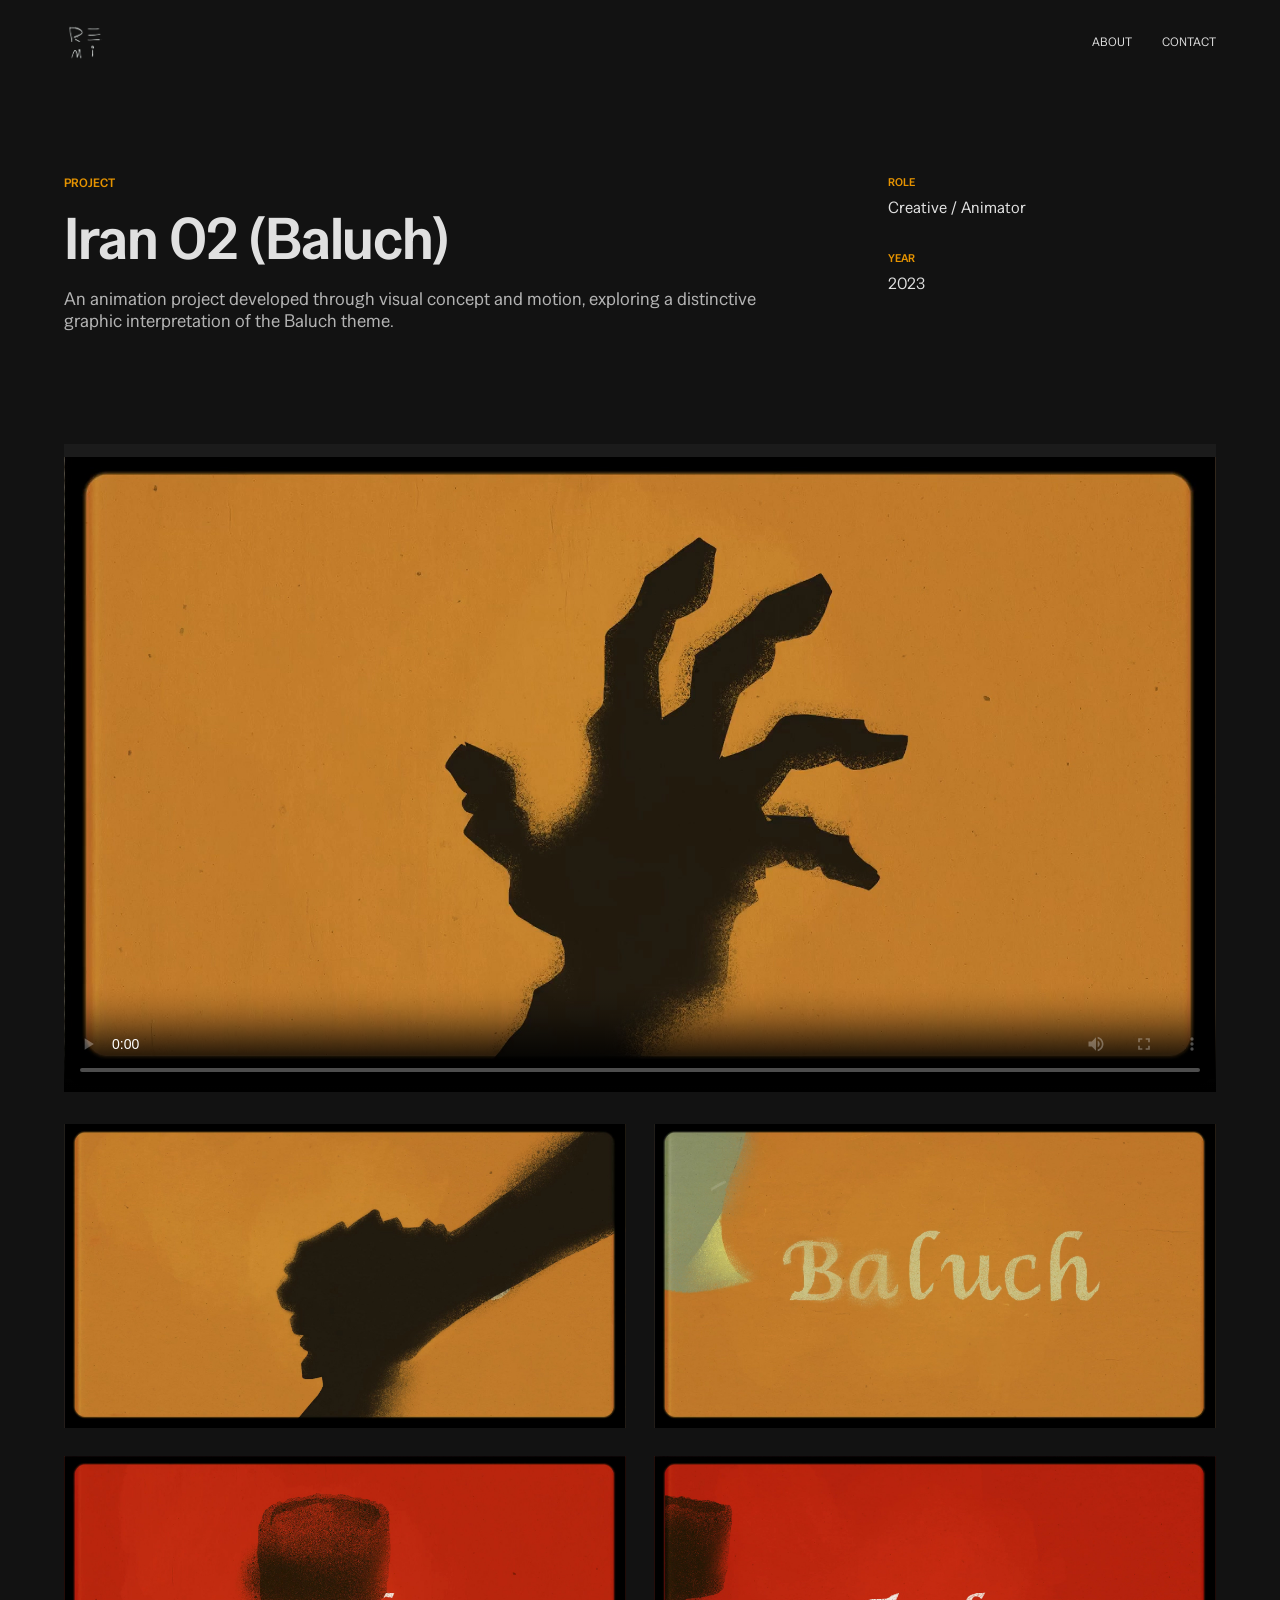
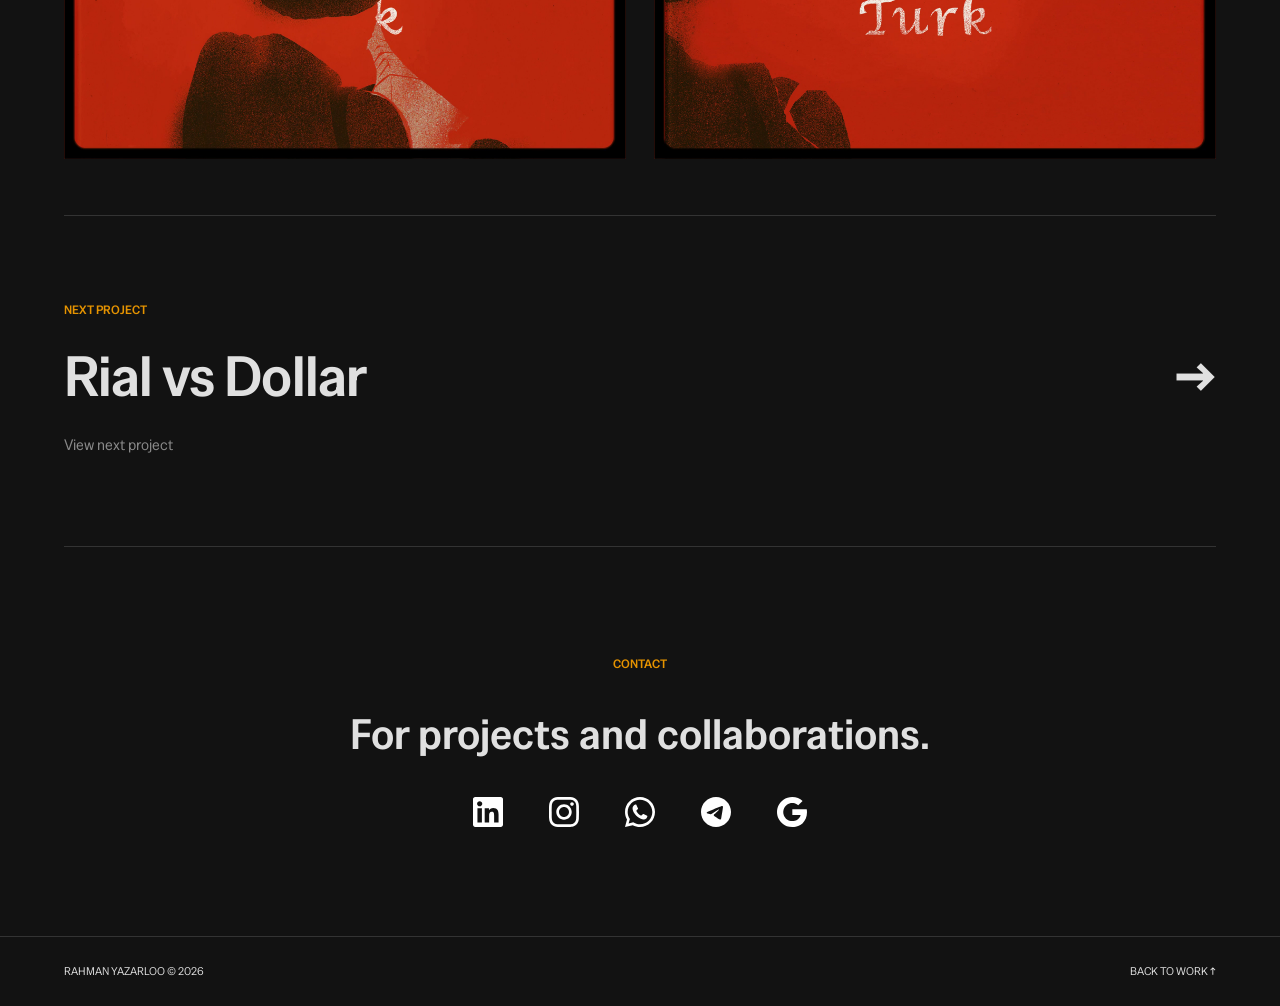
<file: work/baluch-animation/index.html>
<!doctype html>
<html lang="en">
<head>
  <meta charset="utf-8">
  <meta name="viewport" content="width=device-width, initial-scale=1">
  <meta name="description" content="An animation project developed through visual concept and motion, exploring a distinctive graphic interpretation of the Baluch theme.">
  <title>Iran 02 (Baluch) — Rahman Yazarloo</title>
  <link rel="stylesheet" href="../../assets/css/reset.css">
  <link rel="stylesheet" href="../../assets/css/tokens.css">
  <link rel="stylesheet" href="../../assets/css/base.css">
  <link rel="stylesheet" href="../../assets/css/typography.css">
  <link rel="stylesheet" href="../../assets/css/layout.css">
  <link rel="stylesheet" href="../../assets/css/components.css">
  <link rel="stylesheet" href="../../assets/css/pages/project.css">
  <script type="module" src="../../assets/js/main.js"></script>
</head>
<body id="top" data-page="project">
  <header class="site-header">
  <a class="site-header__brand" href="../../" data-scroll-link aria-label="Rahman Yazarloo — Home">
    <img class="site-header__logo" src="../../assets/site/rahman/logo.png" alt="" width="700" height="700">
    <span class="visually-hidden">Rahman Yazarloo</span>
  </a>
  <nav class="site-nav" aria-label="Primary navigation">
    <a href="../../#about" data-nav-section="about" data-scroll-link>About</a>
    <a href="../../#contact" data-nav-section="contact" data-scroll-link>Contact</a>
  </nav>
</header>

  <main>
    <article class="project-detail">
      <header class="project-header" data-reveal-group>
        <div class="project-header__main">
          <p class="section-label" data-reveal="text">Project</p>
          <h1 data-reveal="text">Iran 02 (Baluch)</h1>
          <p class="project-header__description" data-reveal="text">An animation project developed through visual concept and motion, exploring a distinctive graphic interpretation of the Baluch theme.</p>
        </div>
        <dl class="project-meta" data-reveal>
          <div><dt>Role</dt><dd>Creative / Animator</dd></div>
          <div><dt>Year</dt><dd>2023</dd></div>
        </dl>
      </header>

      <figure class="project-hero" data-reveal="media">
        <video class="project-hero__video" controls playsinline preload="metadata" poster="./media/hero/baluch-cover.jpg">
  <source src="https://dl.dropboxusercontent.com/scl/fi/joopn0qdnstsc34iwlzx1/My-project-163.MP4?rlkey=xnctthtjvch83direwa7z86pj&amp;st=zmy3l95c&amp;dl=0">
  Your browser does not support embedded video.
</video>
      </figure>

      <section class="project-gallery" aria-label="Project gallery">
        <div class="gallery-block gallery-block--two-column" data-reveal="media">
  <figure><img src="./media/gallery/baluch-gallary-01.jpg" alt="Iran 02 Baluch project frame" loading="lazy"></figure>
<figure><img src="./media/gallery/baluch-gallary-02.jpg" alt="Iran 02 Baluch project frame" loading="lazy"></figure>
</div>
<div class="gallery-block gallery-block--two-column" data-reveal="media">
  <figure><img src="./media/gallery/baluch-gallary-03.jpg" alt="Iran 02 Baluch project frame" loading="lazy"></figure>
<figure><img src="./media/gallery/baluch-gallary-04.jpg" alt="Iran 02 Baluch project frame" loading="lazy"></figure>
</div>
      </section>

      
      <nav class="next-project" aria-label="Next project" data-reveal>
  <a class="next-project__link" href="../dollar-stopmotion/">
    <span class="section-label">Next Project</span>
    <span class="next-project__title">Rial vs Dollar <span class="next-project__arrow" aria-hidden="true">→</span></span>
    <span class="next-project__supporting">View next project</span>
  </a>
</nav>
    </article>
    <section class="contact-section" id="contact" aria-labelledby="contact-title" data-reveal-group>
  <p class="section-label" data-reveal="text">Contact</p>
  <h2 id="contact-title" data-reveal="text">For projects and collaborations.</h2>
  <ul class="contact-links" aria-label="Contact and social links" data-reveal>
    <li><a class="contact-link" href="https://www.linkedin.com/in/rahman-yazarloo-07a270192/" aria-label="LinkedIn" target="_blank" rel="noopener noreferrer"><img src="../../assets/icons/social/linkedin.svg" alt="" width="48" height="48"></a></li>
<li><a class="contact-link" href="https://ig.me/m/rahman.yazarloo" aria-label="Instagram" target="_blank" rel="noopener noreferrer"><img src="../../assets/icons/social/instagram.svg" alt="" width="48" height="48"></a></li>
<li><a class="contact-link" href="https://wa.me/989900992197" aria-label="WhatsApp" target="_blank" rel="noopener noreferrer"><img src="../../assets/icons/social/whatsapp.svg" alt="" width="48" height="48"></a></li>
<li><a class="contact-link" href="https://t.me/theRemiii?text=Hi%20Rahman%2C%20I%20came%20across%20your%20portfolio%20and%20would%20like%20to%20discuss%20a%20project." aria-label="Telegram" target="_blank" rel="noopener noreferrer"><img src="../../assets/icons/social/telegram.svg" alt="" width="48" height="48"></a></li>
<li><a class="contact-link" href="mailto:remi.yazarloo@gmail.com" aria-label="Email"><img src="../../assets/icons/social/email.svg" alt="" width="48" height="48"></a></li>
  </ul>
</section>

  </main>
  <footer class="site-footer">
  <p>Rahman Yazarloo © 2026</p>
  <a href="../../#work">Back to work ↑</a>
</footer>


</body>
</html>
</file>
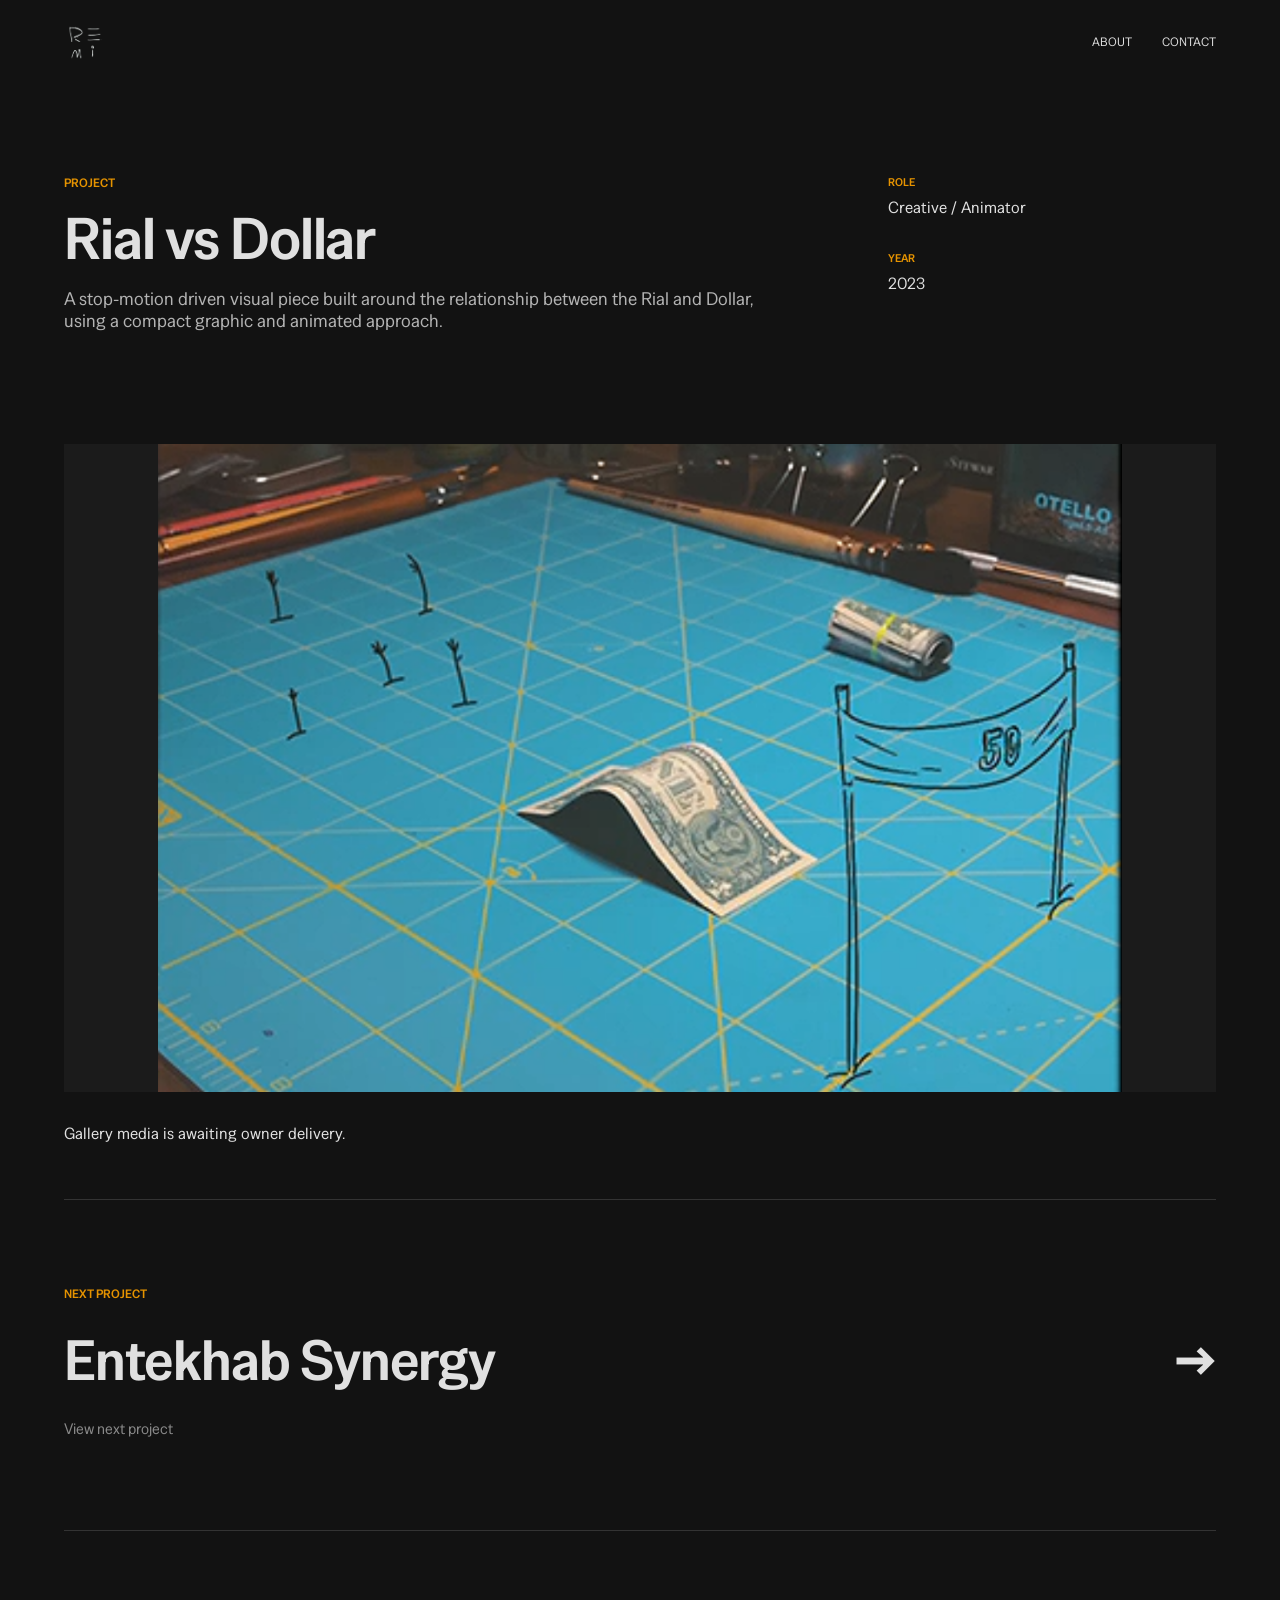
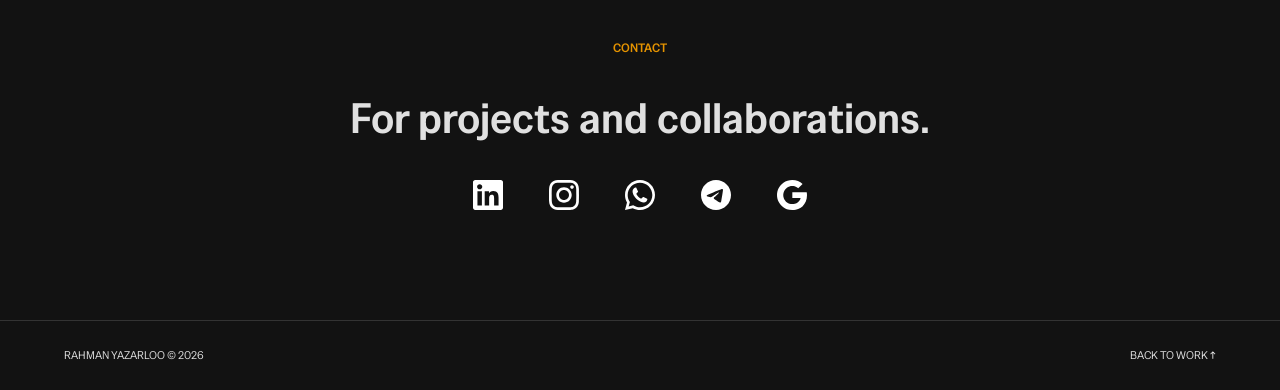
<file: work/dollar-stopmotion/index.html>
<!doctype html>
<html lang="en">
<head>
  <meta charset="utf-8">
  <meta name="viewport" content="width=device-width, initial-scale=1">
  <meta name="description" content="A stop-motion driven visual piece built around the relationship between the Rial and Dollar, using a compact graphic and animated approach.">
  <title>Rial vs Dollar — Rahman Yazarloo</title>
  <link rel="stylesheet" href="../../assets/css/reset.css">
  <link rel="stylesheet" href="../../assets/css/tokens.css">
  <link rel="stylesheet" href="../../assets/css/base.css">
  <link rel="stylesheet" href="../../assets/css/typography.css">
  <link rel="stylesheet" href="../../assets/css/layout.css">
  <link rel="stylesheet" href="../../assets/css/components.css">
  <link rel="stylesheet" href="../../assets/css/pages/project.css">
  <script type="module" src="../../assets/js/main.js"></script>
</head>
<body id="top" data-page="project">
  <header class="site-header">
  <a class="site-header__brand" href="../../" data-scroll-link aria-label="Rahman Yazarloo — Home">
    <img class="site-header__logo" src="../../assets/site/rahman/logo.png" alt="" width="700" height="700">
    <span class="visually-hidden">Rahman Yazarloo</span>
  </a>
  <nav class="site-nav" aria-label="Primary navigation">
    <a href="../../#about" data-nav-section="about" data-scroll-link>About</a>
    <a href="../../#contact" data-nav-section="contact" data-scroll-link>Contact</a>
  </nav>
</header>

  <main>
    <article class="project-detail">
      <header class="project-header" data-reveal-group>
        <div class="project-header__main">
          <p class="section-label" data-reveal="text">Project</p>
          <h1 data-reveal="text">Rial vs Dollar</h1>
          <p class="project-header__description" data-reveal="text">A stop-motion driven visual piece built around the relationship between the Rial and Dollar, using a compact graphic and animated approach.</p>
        </div>
        <dl class="project-meta" data-reveal>
          <div><dt>Role</dt><dd>Creative / Animator</dd></div>
          <div><dt>Year</dt><dd>2023</dd></div>
        </dl>
      </header>

      <figure class="project-hero" data-reveal="media">
        <img class="project-hero__image" src="./media/hero/dollar-cover.png" alt="Rial vs Dollar project image">
      </figure>

      <section class="project-gallery" aria-label="Project gallery">
        <p class="project-gallery__empty">Gallery media is awaiting owner delivery.</p>
      </section>

      
      <nav class="next-project" aria-label="Next project" data-reveal>
  <a class="next-project__link" href="../entekhab-sinergy/">
    <span class="section-label">Next Project</span>
    <span class="next-project__title">Entekhab Synergy <span class="next-project__arrow" aria-hidden="true">→</span></span>
    <span class="next-project__supporting">View next project</span>
  </a>
</nav>
    </article>
    <section class="contact-section" id="contact" aria-labelledby="contact-title" data-reveal-group>
  <p class="section-label" data-reveal="text">Contact</p>
  <h2 id="contact-title" data-reveal="text">For projects and collaborations.</h2>
  <ul class="contact-links" aria-label="Contact and social links" data-reveal>
    <li><a class="contact-link" href="https://www.linkedin.com/in/rahman-yazarloo-07a270192/" aria-label="LinkedIn" target="_blank" rel="noopener noreferrer"><img src="../../assets/icons/social/linkedin.svg" alt="" width="48" height="48"></a></li>
<li><a class="contact-link" href="https://ig.me/m/rahman.yazarloo" aria-label="Instagram" target="_blank" rel="noopener noreferrer"><img src="../../assets/icons/social/instagram.svg" alt="" width="48" height="48"></a></li>
<li><a class="contact-link" href="https://wa.me/989900992197" aria-label="WhatsApp" target="_blank" rel="noopener noreferrer"><img src="../../assets/icons/social/whatsapp.svg" alt="" width="48" height="48"></a></li>
<li><a class="contact-link" href="https://t.me/theRemiii?text=Hi%20Rahman%2C%20I%20came%20across%20your%20portfolio%20and%20would%20like%20to%20discuss%20a%20project." aria-label="Telegram" target="_blank" rel="noopener noreferrer"><img src="../../assets/icons/social/telegram.svg" alt="" width="48" height="48"></a></li>
<li><a class="contact-link" href="mailto:remi.yazarloo@gmail.com" aria-label="Email"><img src="../../assets/icons/social/email.svg" alt="" width="48" height="48"></a></li>
  </ul>
</section>

  </main>
  <footer class="site-footer">
  <p>Rahman Yazarloo © 2026</p>
  <a href="../../#work">Back to work ↑</a>
</footer>


</body>
</html>
</file>
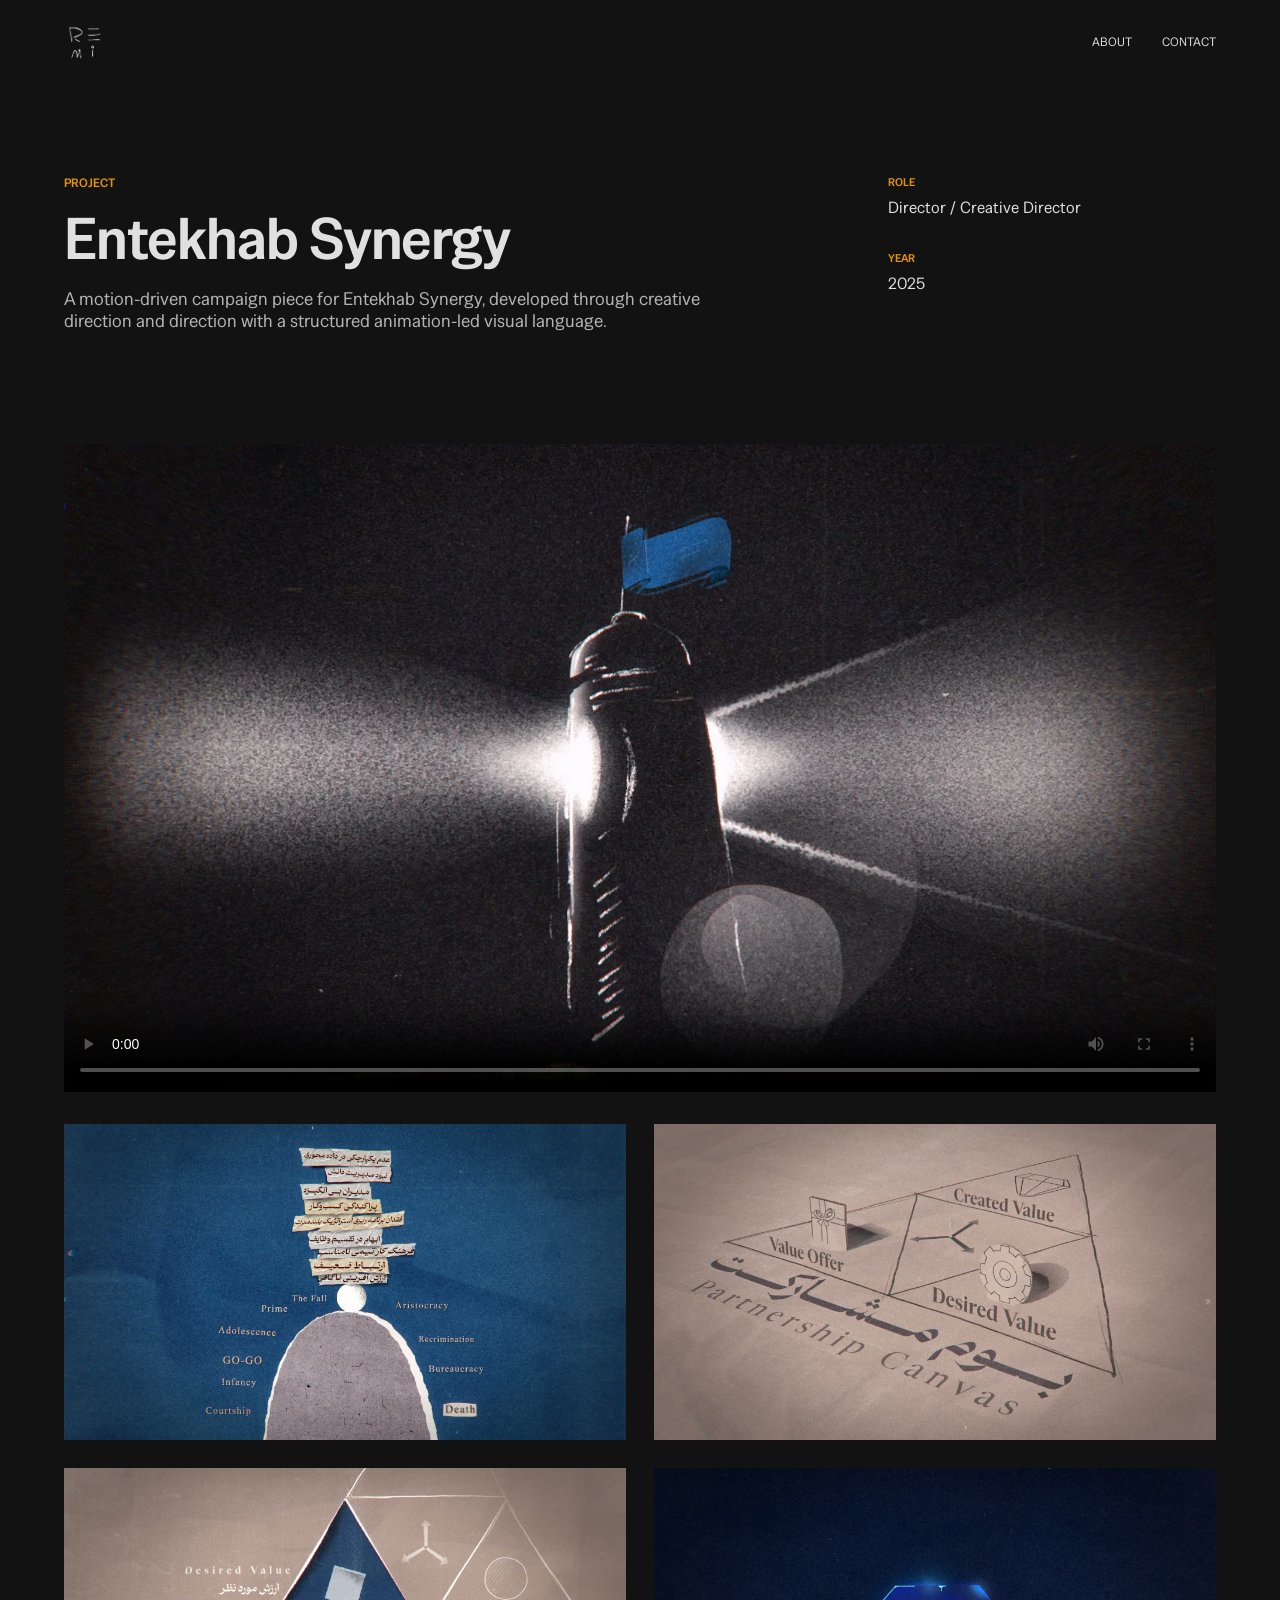
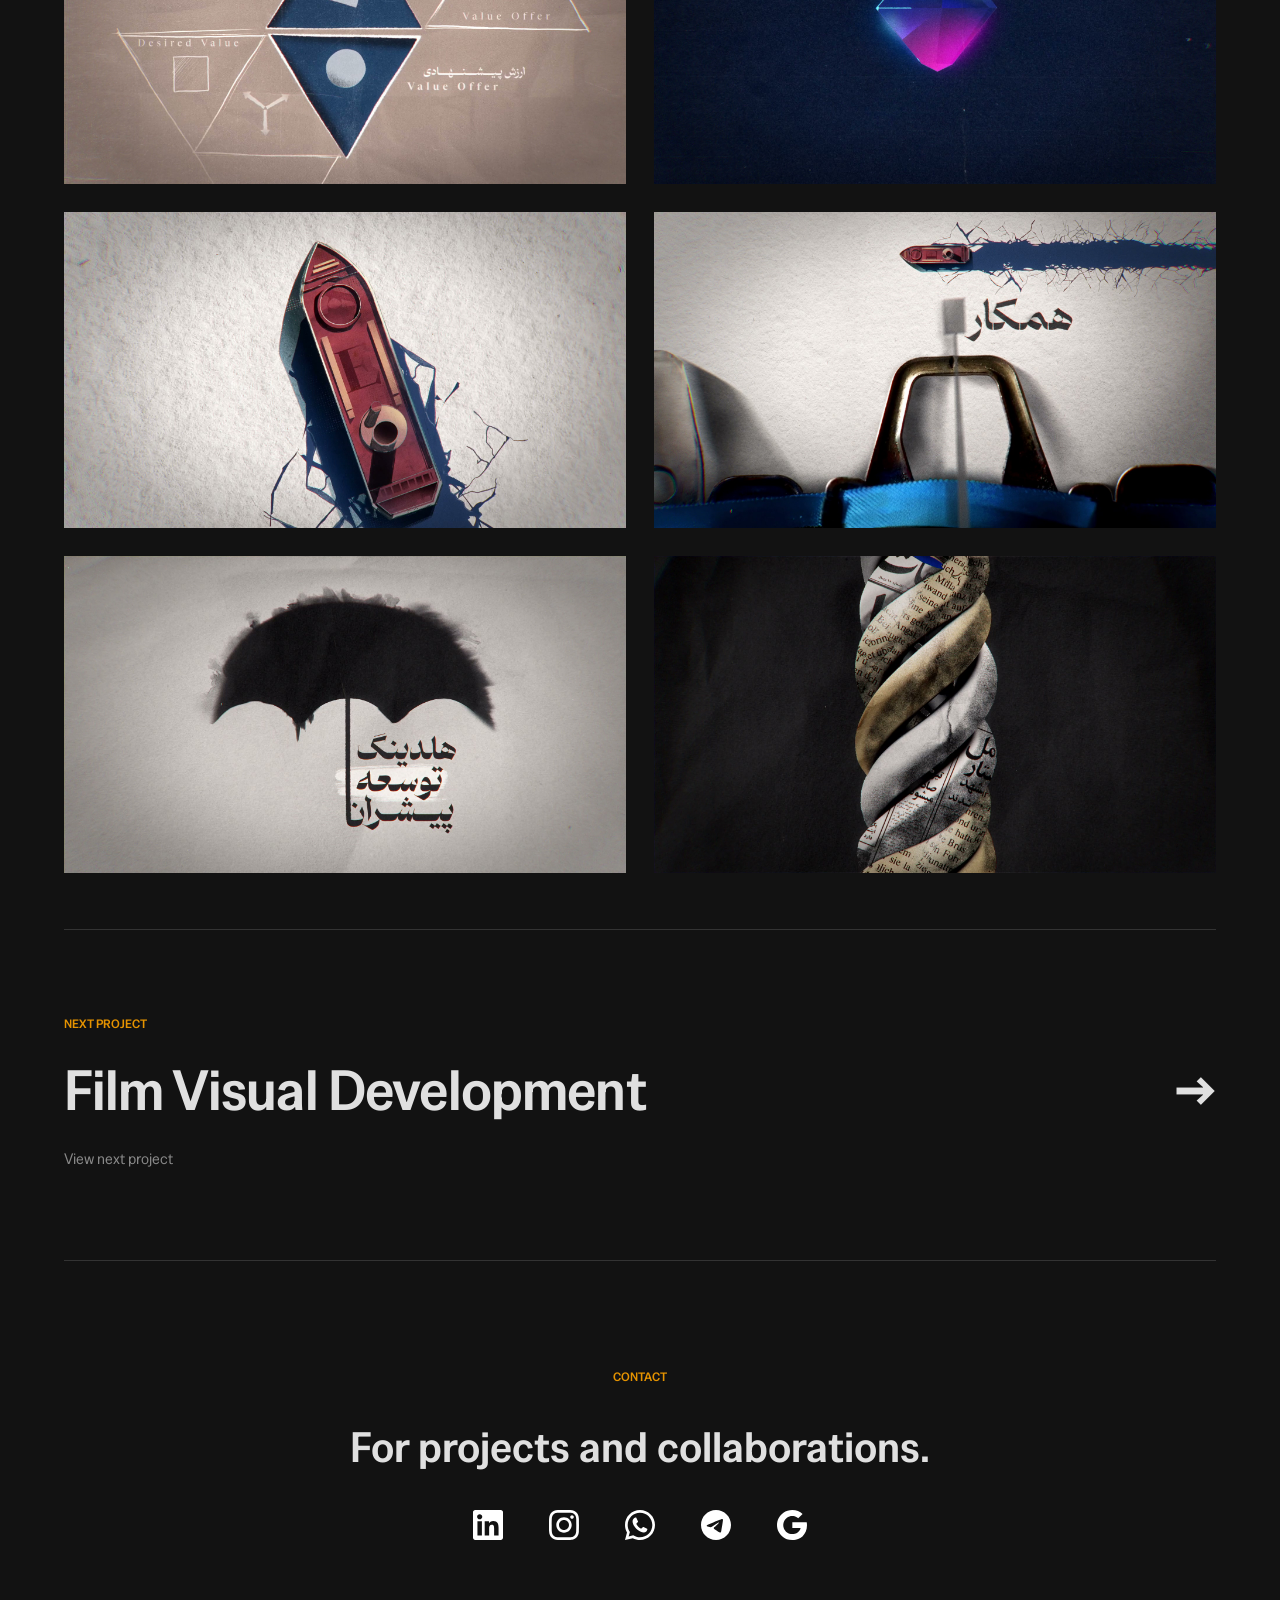
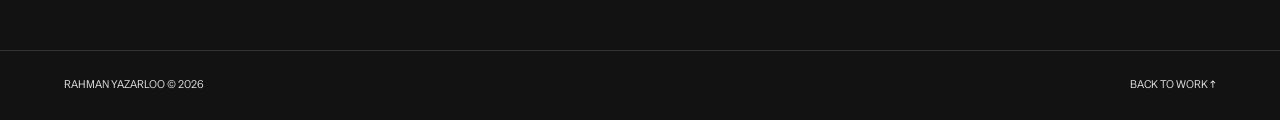
<file: work/entekhab-sinergy/index.html>
<!doctype html>
<html lang="en">
<head>
  <meta charset="utf-8">
  <meta name="viewport" content="width=device-width, initial-scale=1">
  <meta name="description" content="A motion-driven campaign piece for Entekhab Synergy, developed through creative direction and direction with a structured animation-led visual language.">
  <title>Entekhab Synergy — Rahman Yazarloo</title>
  <link rel="stylesheet" href="../../assets/css/reset.css">
  <link rel="stylesheet" href="../../assets/css/tokens.css">
  <link rel="stylesheet" href="../../assets/css/base.css">
  <link rel="stylesheet" href="../../assets/css/typography.css">
  <link rel="stylesheet" href="../../assets/css/layout.css">
  <link rel="stylesheet" href="../../assets/css/components.css">
  <link rel="stylesheet" href="../../assets/css/pages/project.css">
  <script type="module" src="../../assets/js/main.js"></script>
</head>
<body id="top" data-page="project">
  <header class="site-header">
  <a class="site-header__brand" href="../../" data-scroll-link aria-label="Rahman Yazarloo — Home">
    <img class="site-header__logo" src="../../assets/site/rahman/logo.png" alt="" width="700" height="700">
    <span class="visually-hidden">Rahman Yazarloo</span>
  </a>
  <nav class="site-nav" aria-label="Primary navigation">
    <a href="../../#about" data-nav-section="about" data-scroll-link>About</a>
    <a href="../../#contact" data-nav-section="contact" data-scroll-link>Contact</a>
  </nav>
</header>

  <main>
    <article class="project-detail">
      <header class="project-header" data-reveal-group>
        <div class="project-header__main">
          <p class="section-label" data-reveal="text">Project</p>
          <h1 data-reveal="text">Entekhab Synergy</h1>
          <p class="project-header__description" data-reveal="text">A motion-driven campaign piece for Entekhab Synergy, developed through creative direction and direction with a structured animation-led visual language.</p>
        </div>
        <dl class="project-meta" data-reveal>
          <div><dt>Role</dt><dd>Director / Creative Director</dd></div>
          <div><dt>Year</dt><dd>2025</dd></div>
        </dl>
      </header>

      <figure class="project-hero" data-reveal="media">
        <video class="project-hero__video" controls playsinline preload="metadata" poster="./media/hero/entekhab-synergy-cover.jpg">
  <source src="https://dl.dropboxusercontent.com/scl/fi/nw954cqwtjrnltqpgn05q/Entekhab-Synergy-V1-Colored-and-Sound-Desinged-No-Narration-No-Watermark.mp4?rlkey=xxcaerp9rutkdu221o6z4hd99&amp;st=1mcq1c6w&amp;dl=0">
  Your browser does not support embedded video.
</video>
      </figure>

      <section class="project-gallery" aria-label="Project gallery">
        <div class="gallery-block gallery-block--two-column" data-reveal="media">
  <figure><img src="./media/gallery/synergy-gallary-01.jpg" alt="Entekhab Synergy project frame" loading="lazy"></figure>
<figure><img src="./media/gallery/synergy-gallary-02.jpg" alt="Entekhab Synergy project frame" loading="lazy"></figure>
</div>
<div class="gallery-block gallery-block--two-column" data-reveal="media">
  <figure><img src="./media/gallery/synergy-gallary-03.jpg" alt="Entekhab Synergy project frame" loading="lazy"></figure>
<figure><img src="./media/gallery/synergy-gallary-04.jpg" alt="Entekhab Synergy project frame" loading="lazy"></figure>
</div>
<div class="gallery-block gallery-block--two-column" data-reveal="media">
  <figure><img src="./media/gallery/synergy-gallary-05.jpg" alt="Entekhab Synergy project frame" loading="lazy"></figure>
<figure><img src="./media/gallery/synergy-gallary-06.jpg" alt="Entekhab Synergy project frame" loading="lazy"></figure>
</div>
<div class="gallery-block gallery-block--two-column" data-reveal="media">
  <figure><img src="./media/gallery/synergy-gallary-07.jpg" alt="Entekhab Synergy project frame" loading="lazy"></figure>
<figure><img src="./media/gallery/synergy-gallary-08.jpg" alt="Entekhab Synergy project frame" loading="lazy"></figure>
</div>
      </section>

      
      <nav class="next-project" aria-label="Next project" data-reveal>
  <a class="next-project__link" href="../film-visual-development/">
    <span class="section-label">Next Project</span>
    <span class="next-project__title">Film Visual Development <span class="next-project__arrow" aria-hidden="true">→</span></span>
    <span class="next-project__supporting">View next project</span>
  </a>
</nav>
    </article>
    <section class="contact-section" id="contact" aria-labelledby="contact-title" data-reveal-group>
  <p class="section-label" data-reveal="text">Contact</p>
  <h2 id="contact-title" data-reveal="text">For projects and collaborations.</h2>
  <ul class="contact-links" aria-label="Contact and social links" data-reveal>
    <li><a class="contact-link" href="https://www.linkedin.com/in/rahman-yazarloo-07a270192/" aria-label="LinkedIn" target="_blank" rel="noopener noreferrer"><img src="../../assets/icons/social/linkedin.svg" alt="" width="48" height="48"></a></li>
<li><a class="contact-link" href="https://ig.me/m/rahman.yazarloo" aria-label="Instagram" target="_blank" rel="noopener noreferrer"><img src="../../assets/icons/social/instagram.svg" alt="" width="48" height="48"></a></li>
<li><a class="contact-link" href="https://wa.me/989900992197" aria-label="WhatsApp" target="_blank" rel="noopener noreferrer"><img src="../../assets/icons/social/whatsapp.svg" alt="" width="48" height="48"></a></li>
<li><a class="contact-link" href="https://t.me/theRemiii?text=Hi%20Rahman%2C%20I%20came%20across%20your%20portfolio%20and%20would%20like%20to%20discuss%20a%20project." aria-label="Telegram" target="_blank" rel="noopener noreferrer"><img src="../../assets/icons/social/telegram.svg" alt="" width="48" height="48"></a></li>
<li><a class="contact-link" href="mailto:remi.yazarloo@gmail.com" aria-label="Email"><img src="../../assets/icons/social/email.svg" alt="" width="48" height="48"></a></li>
  </ul>
</section>

  </main>
  <footer class="site-footer">
  <p>Rahman Yazarloo © 2026</p>
  <a href="../../#work">Back to work ↑</a>
</footer>


</body>
</html>
</file>
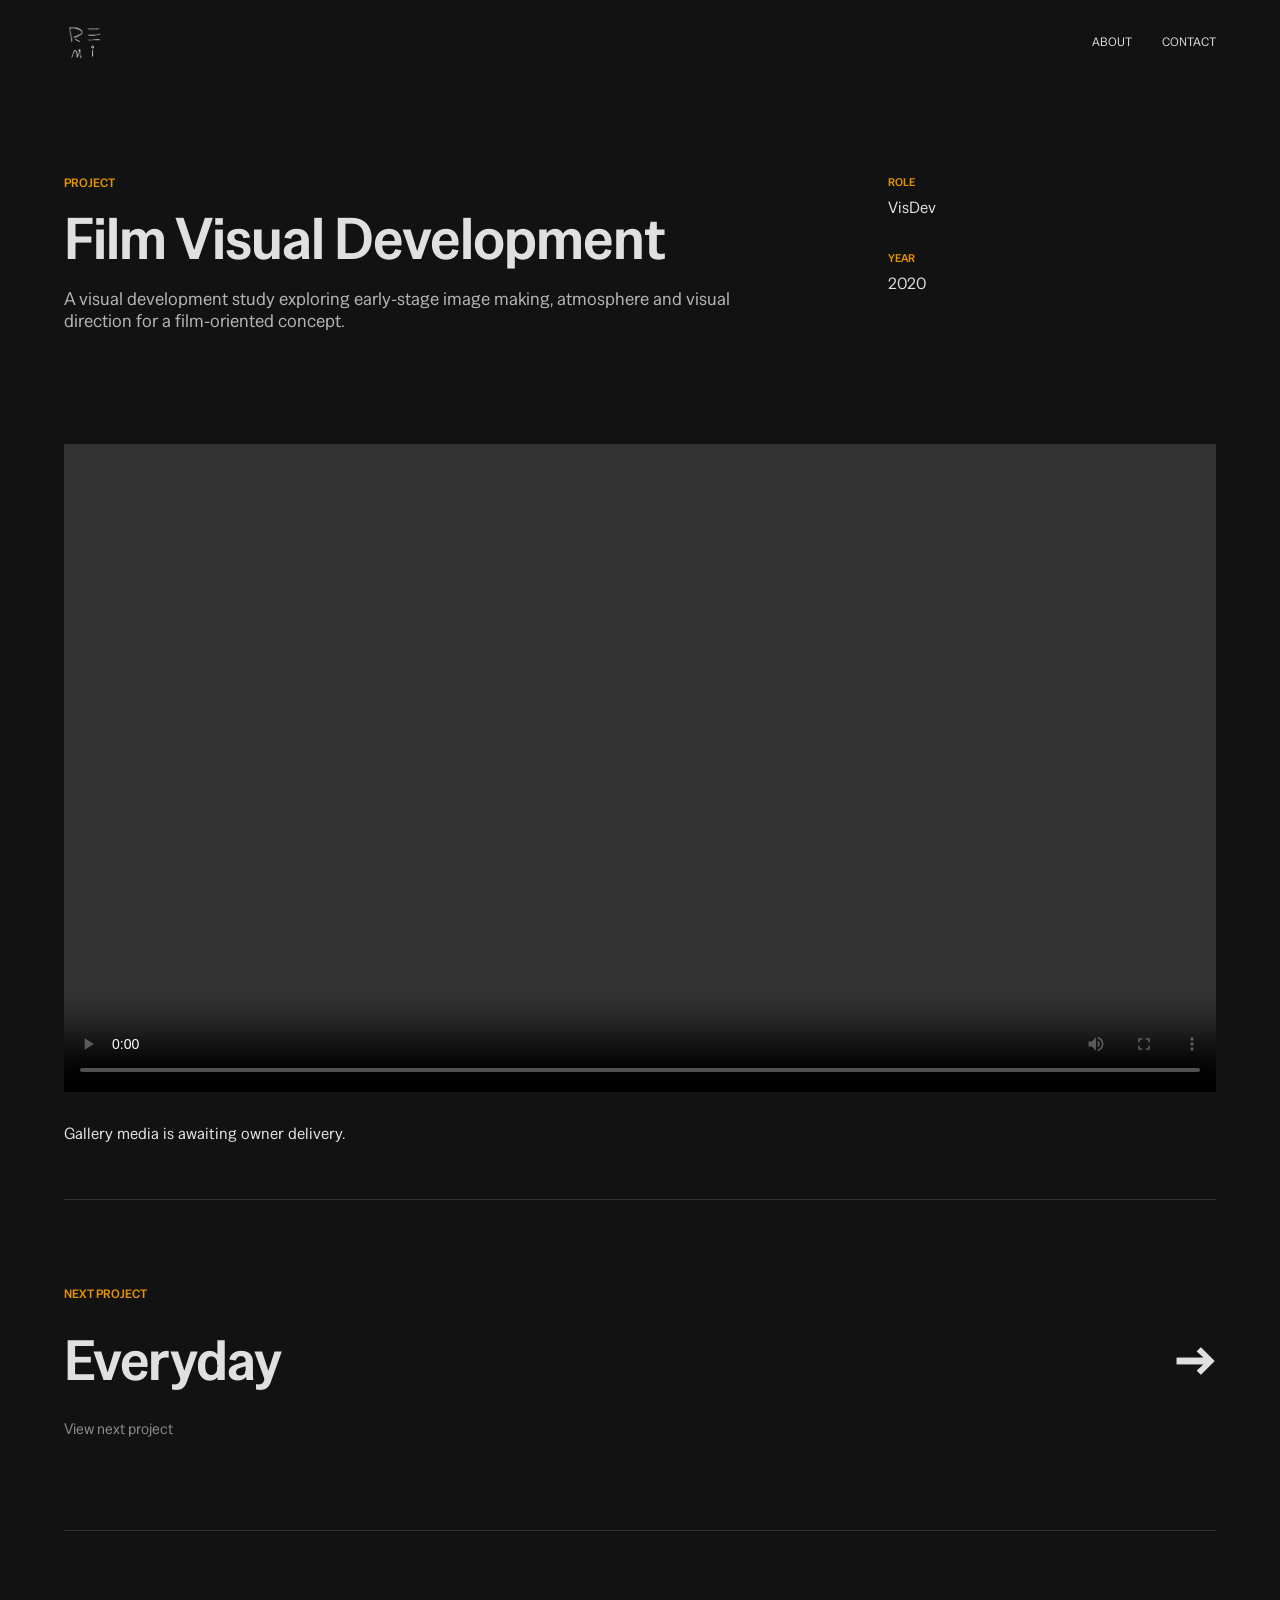
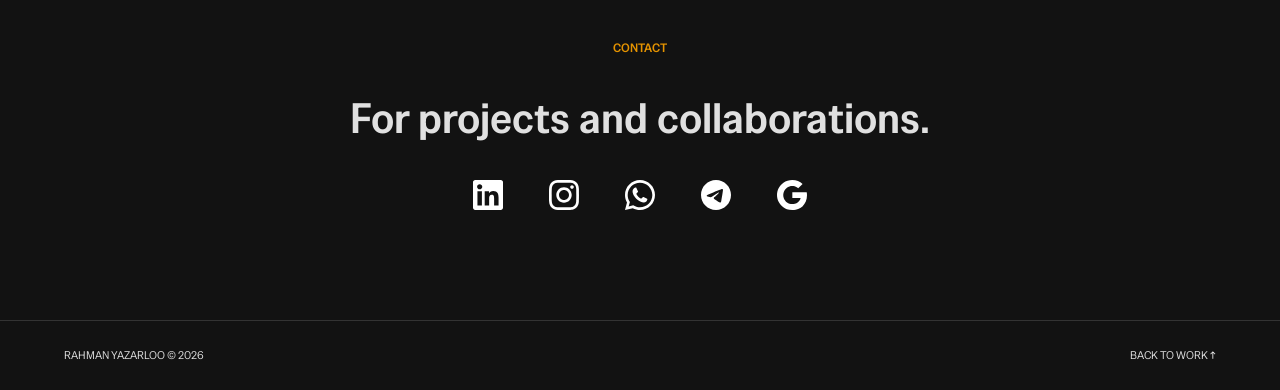
<file: work/film-visual-development/index.html>
<!doctype html>
<html lang="en">
<head>
  <meta charset="utf-8">
  <meta name="viewport" content="width=device-width, initial-scale=1">
  <meta name="description" content="A visual development study exploring early-stage image making, atmosphere and visual direction for a film-oriented concept.">
  <title>Film Visual Development — Rahman Yazarloo</title>
  <link rel="stylesheet" href="../../assets/css/reset.css">
  <link rel="stylesheet" href="../../assets/css/tokens.css">
  <link rel="stylesheet" href="../../assets/css/base.css">
  <link rel="stylesheet" href="../../assets/css/typography.css">
  <link rel="stylesheet" href="../../assets/css/layout.css">
  <link rel="stylesheet" href="../../assets/css/components.css">
  <link rel="stylesheet" href="../../assets/css/pages/project.css">
  <script type="module" src="../../assets/js/main.js"></script>
</head>
<body id="top" data-page="project">
  <header class="site-header">
  <a class="site-header__brand" href="../../" data-scroll-link aria-label="Rahman Yazarloo — Home">
    <img class="site-header__logo" src="../../assets/site/rahman/logo.png" alt="" width="700" height="700">
    <span class="visually-hidden">Rahman Yazarloo</span>
  </a>
  <nav class="site-nav" aria-label="Primary navigation">
    <a href="../../#about" data-nav-section="about" data-scroll-link>About</a>
    <a href="../../#contact" data-nav-section="contact" data-scroll-link>Contact</a>
  </nav>
</header>

  <main>
    <article class="project-detail">
      <header class="project-header" data-reveal-group>
        <div class="project-header__main">
          <p class="section-label" data-reveal="text">Project</p>
          <h1 data-reveal="text">Film Visual Development</h1>
          <p class="project-header__description" data-reveal="text">A visual development study exploring early-stage image making, atmosphere and visual direction for a film-oriented concept.</p>
        </div>
        <dl class="project-meta" data-reveal>
          <div><dt>Role</dt><dd>VisDev</dd></div>
          <div><dt>Year</dt><dd>2020</dd></div>
        </dl>
      </header>

      <figure class="project-hero" data-reveal="media">
        <video class="project-hero__video" controls playsinline preload="metadata">
  <source src="https://dl.dropboxusercontent.com/scl/fi/z187z0a6297scd1p4umeu/Untitled_Artwork.mp4?rlkey=8abdaibvsteiycf49iii2vdrd&amp;st=f8rpobav&amp;dl=0">
  Your browser does not support embedded video.
</video>
      </figure>

      <section class="project-gallery" aria-label="Project gallery">
        <p class="project-gallery__empty">Gallery media is awaiting owner delivery.</p>
      </section>

      
      <nav class="next-project" aria-label="Next project" data-reveal>
  <a class="next-project__link" href="../poster-design/">
    <span class="section-label">Next Project</span>
    <span class="next-project__title">Everyday <span class="next-project__arrow" aria-hidden="true">→</span></span>
    <span class="next-project__supporting">View next project</span>
  </a>
</nav>
    </article>
    <section class="contact-section" id="contact" aria-labelledby="contact-title" data-reveal-group>
  <p class="section-label" data-reveal="text">Contact</p>
  <h2 id="contact-title" data-reveal="text">For projects and collaborations.</h2>
  <ul class="contact-links" aria-label="Contact and social links" data-reveal>
    <li><a class="contact-link" href="https://www.linkedin.com/in/rahman-yazarloo-07a270192/" aria-label="LinkedIn" target="_blank" rel="noopener noreferrer"><img src="../../assets/icons/social/linkedin.svg" alt="" width="48" height="48"></a></li>
<li><a class="contact-link" href="https://ig.me/m/rahman.yazarloo" aria-label="Instagram" target="_blank" rel="noopener noreferrer"><img src="../../assets/icons/social/instagram.svg" alt="" width="48" height="48"></a></li>
<li><a class="contact-link" href="https://wa.me/989900992197" aria-label="WhatsApp" target="_blank" rel="noopener noreferrer"><img src="../../assets/icons/social/whatsapp.svg" alt="" width="48" height="48"></a></li>
<li><a class="contact-link" href="https://t.me/theRemiii?text=Hi%20Rahman%2C%20I%20came%20across%20your%20portfolio%20and%20would%20like%20to%20discuss%20a%20project." aria-label="Telegram" target="_blank" rel="noopener noreferrer"><img src="../../assets/icons/social/telegram.svg" alt="" width="48" height="48"></a></li>
<li><a class="contact-link" href="mailto:remi.yazarloo@gmail.com" aria-label="Email"><img src="../../assets/icons/social/email.svg" alt="" width="48" height="48"></a></li>
  </ul>
</section>

  </main>
  <footer class="site-footer">
  <p>Rahman Yazarloo © 2026</p>
  <a href="../../#work">Back to work ↑</a>
</footer>


</body>
</html>
</file>
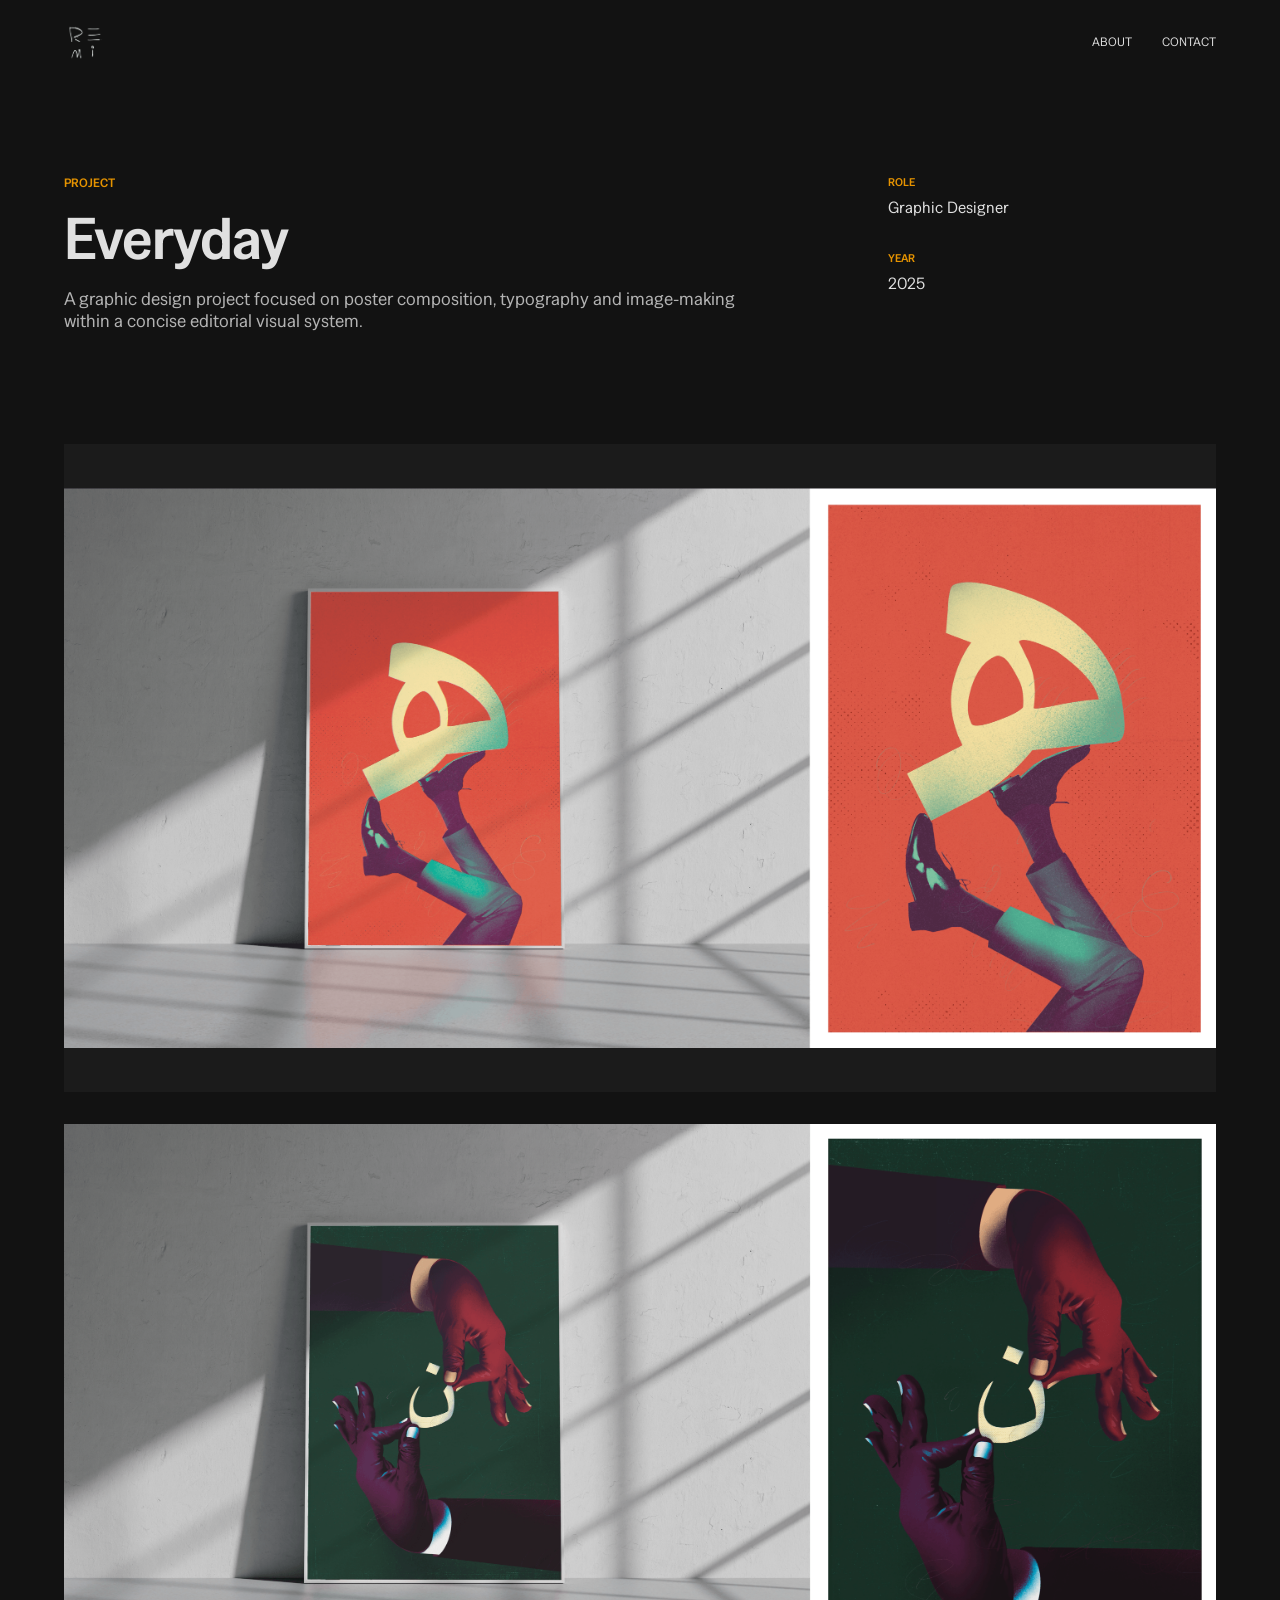
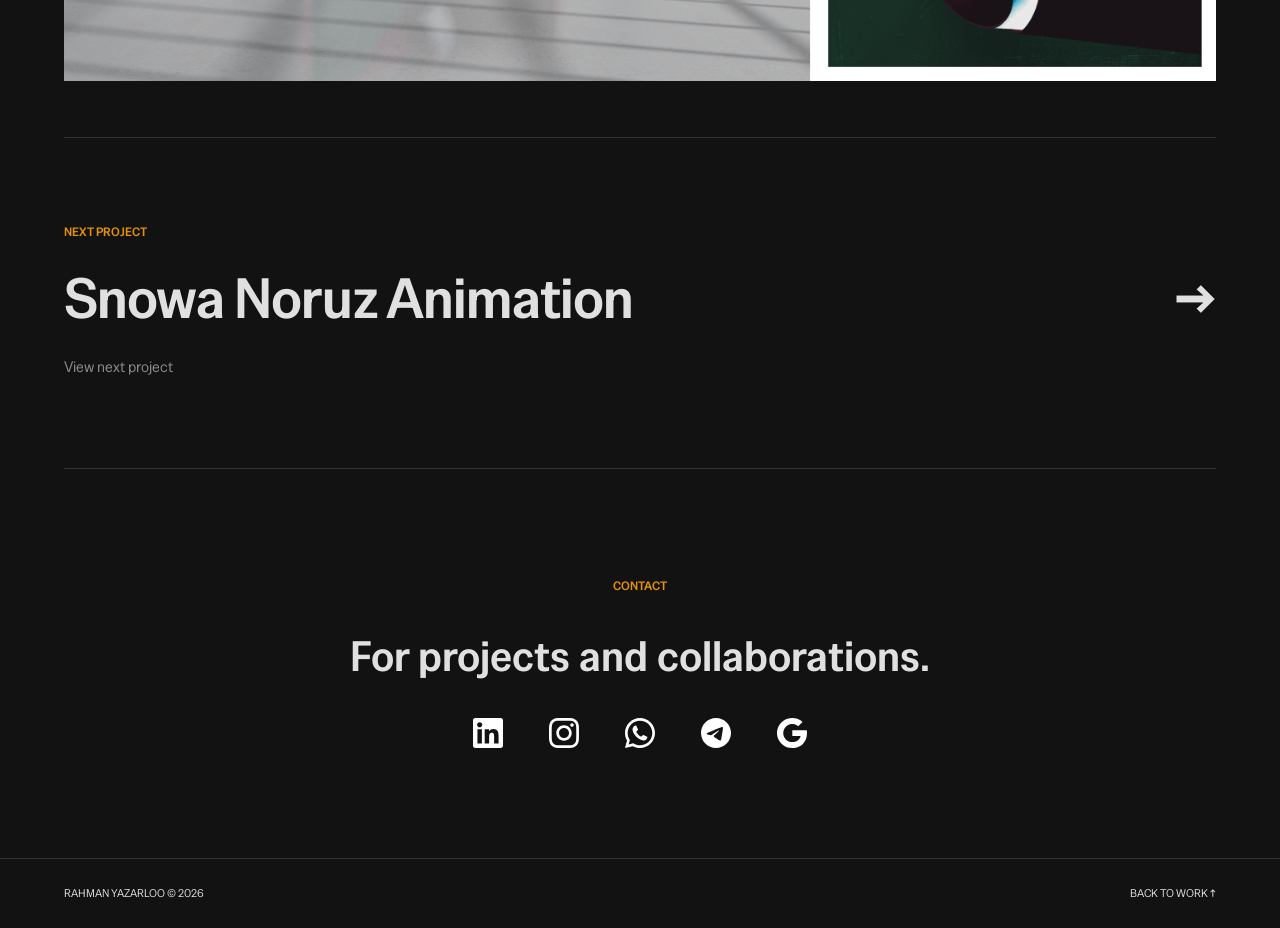
<file: work/poster-design/index.html>
<!doctype html>
<html lang="en">
<head>
  <meta charset="utf-8">
  <meta name="viewport" content="width=device-width, initial-scale=1">
  <meta name="description" content="A graphic design project focused on poster composition, typography and image-making within a concise editorial visual system.">
  <title>Everyday — Rahman Yazarloo</title>
  <link rel="stylesheet" href="../../assets/css/reset.css">
  <link rel="stylesheet" href="../../assets/css/tokens.css">
  <link rel="stylesheet" href="../../assets/css/base.css">
  <link rel="stylesheet" href="../../assets/css/typography.css">
  <link rel="stylesheet" href="../../assets/css/layout.css">
  <link rel="stylesheet" href="../../assets/css/components.css">
  <link rel="stylesheet" href="../../assets/css/pages/project.css">
  <script type="module" src="../../assets/js/main.js"></script>
</head>
<body id="top" data-page="project">
  <header class="site-header">
  <a class="site-header__brand" href="../../" data-scroll-link aria-label="Rahman Yazarloo — Home">
    <img class="site-header__logo" src="../../assets/site/rahman/logo.png" alt="" width="700" height="700">
    <span class="visually-hidden">Rahman Yazarloo</span>
  </a>
  <nav class="site-nav" aria-label="Primary navigation">
    <a href="../../#about" data-nav-section="about" data-scroll-link>About</a>
    <a href="../../#contact" data-nav-section="contact" data-scroll-link>Contact</a>
  </nav>
</header>

  <main>
    <article class="project-detail">
      <header class="project-header" data-reveal-group>
        <div class="project-header__main">
          <p class="section-label" data-reveal="text">Project</p>
          <h1 data-reveal="text">Everyday</h1>
          <p class="project-header__description" data-reveal="text">A graphic design project focused on poster composition, typography and image-making within a concise editorial visual system.</p>
        </div>
        <dl class="project-meta" data-reveal>
          <div><dt>Role</dt><dd>Graphic Designer</dd></div>
          <div><dt>Year</dt><dd>2025</dd></div>
        </dl>
      </header>

      <figure class="project-hero" data-reveal="media">
        <img class="project-hero__image" src="./media/cover/h-poster.png" alt="Everyday project image">
      </figure>

      <section class="project-gallery" aria-label="Project gallery">
        <figure class="gallery-block gallery-block--full" data-reveal="media">
  <img src="./media/gallery/non-poster.png" alt="Everyday project image" loading="lazy">
</figure>
      </section>

      
      <nav class="next-project" aria-label="Next project" data-reveal>
  <a class="next-project__link" href="../showa-noruz-animation/">
    <span class="section-label">Next Project</span>
    <span class="next-project__title">Snowa Noruz Animation <span class="next-project__arrow" aria-hidden="true">→</span></span>
    <span class="next-project__supporting">View next project</span>
  </a>
</nav>
    </article>
    <section class="contact-section" id="contact" aria-labelledby="contact-title" data-reveal-group>
  <p class="section-label" data-reveal="text">Contact</p>
  <h2 id="contact-title" data-reveal="text">For projects and collaborations.</h2>
  <ul class="contact-links" aria-label="Contact and social links" data-reveal>
    <li><a class="contact-link" href="https://www.linkedin.com/in/rahman-yazarloo-07a270192/" aria-label="LinkedIn" target="_blank" rel="noopener noreferrer"><img src="../../assets/icons/social/linkedin.svg" alt="" width="48" height="48"></a></li>
<li><a class="contact-link" href="https://ig.me/m/rahman.yazarloo" aria-label="Instagram" target="_blank" rel="noopener noreferrer"><img src="../../assets/icons/social/instagram.svg" alt="" width="48" height="48"></a></li>
<li><a class="contact-link" href="https://wa.me/989900992197" aria-label="WhatsApp" target="_blank" rel="noopener noreferrer"><img src="../../assets/icons/social/whatsapp.svg" alt="" width="48" height="48"></a></li>
<li><a class="contact-link" href="https://t.me/theRemiii?text=Hi%20Rahman%2C%20I%20came%20across%20your%20portfolio%20and%20would%20like%20to%20discuss%20a%20project." aria-label="Telegram" target="_blank" rel="noopener noreferrer"><img src="../../assets/icons/social/telegram.svg" alt="" width="48" height="48"></a></li>
<li><a class="contact-link" href="mailto:remi.yazarloo@gmail.com" aria-label="Email"><img src="../../assets/icons/social/email.svg" alt="" width="48" height="48"></a></li>
  </ul>
</section>

  </main>
  <footer class="site-footer">
  <p>Rahman Yazarloo © 2026</p>
  <a href="../../#work">Back to work ↑</a>
</footer>


</body>
</html>
</file>
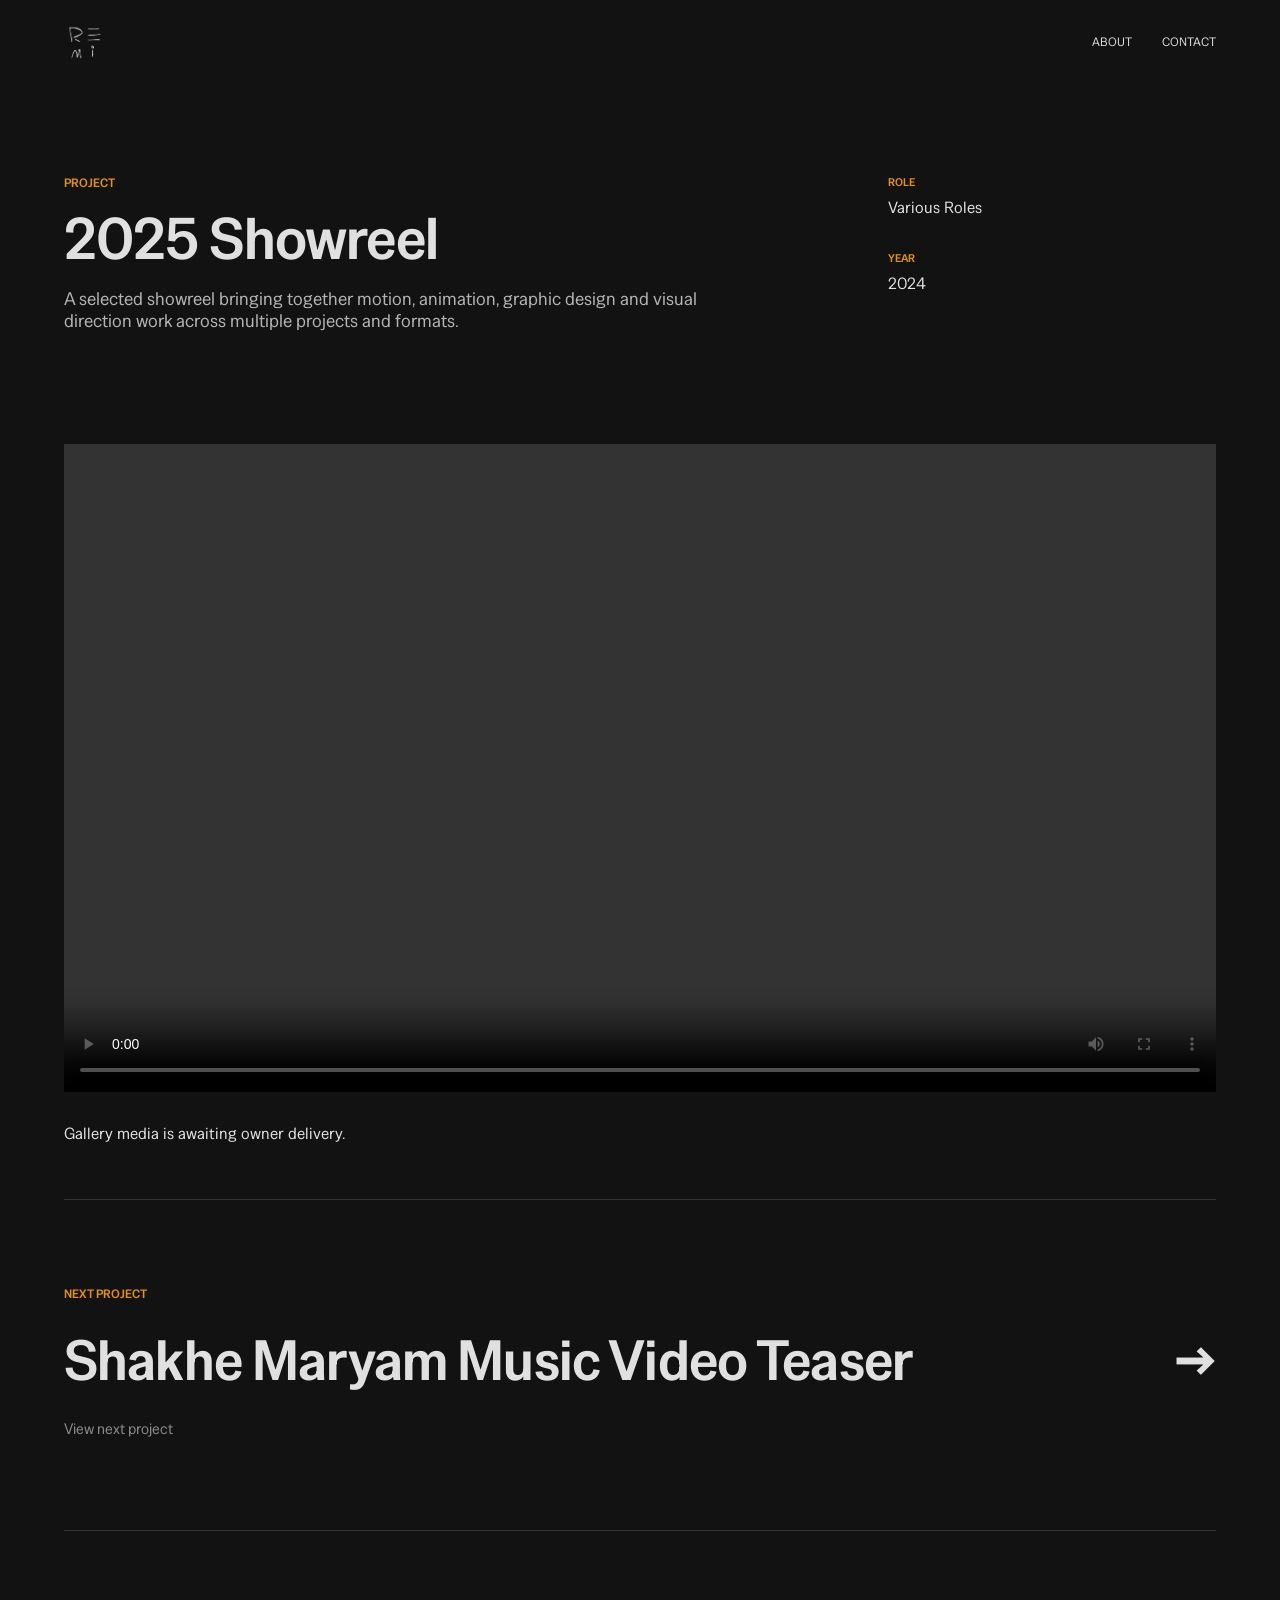
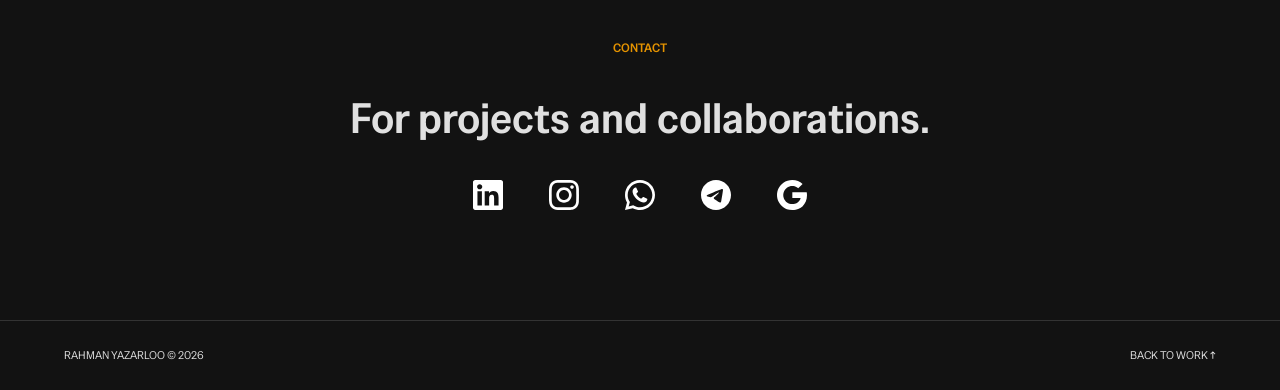
<file: work/rahman-showreel/index.html>
<!doctype html>
<html lang="en">
<head>
  <meta charset="utf-8">
  <meta name="viewport" content="width=device-width, initial-scale=1">
  <meta name="description" content="A selected showreel bringing together motion, animation, graphic design and visual direction work across multiple projects and formats.">
  <title>2025 Showreel — Rahman Yazarloo</title>
  <link rel="stylesheet" href="../../assets/css/reset.css">
  <link rel="stylesheet" href="../../assets/css/tokens.css">
  <link rel="stylesheet" href="../../assets/css/base.css">
  <link rel="stylesheet" href="../../assets/css/typography.css">
  <link rel="stylesheet" href="../../assets/css/layout.css">
  <link rel="stylesheet" href="../../assets/css/components.css">
  <link rel="stylesheet" href="../../assets/css/pages/project.css">
  <script type="module" src="../../assets/js/main.js"></script>
</head>
<body id="top" data-page="project">
  <header class="site-header">
  <a class="site-header__brand" href="../../" data-scroll-link aria-label="Rahman Yazarloo — Home">
    <img class="site-header__logo" src="../../assets/site/rahman/logo.png" alt="" width="700" height="700">
    <span class="visually-hidden">Rahman Yazarloo</span>
  </a>
  <nav class="site-nav" aria-label="Primary navigation">
    <a href="../../#about" data-nav-section="about" data-scroll-link>About</a>
    <a href="../../#contact" data-nav-section="contact" data-scroll-link>Contact</a>
  </nav>
</header>

  <main>
    <article class="project-detail">
      <header class="project-header" data-reveal-group>
        <div class="project-header__main">
          <p class="section-label" data-reveal="text">Project</p>
          <h1 data-reveal="text">2025 Showreel</h1>
          <p class="project-header__description" data-reveal="text">A selected showreel bringing together motion, animation, graphic design and visual direction work across multiple projects and formats.</p>
        </div>
        <dl class="project-meta" data-reveal>
          <div><dt>Role</dt><dd>Various Roles</dd></div>
          <div><dt>Year</dt><dd>2024</dd></div>
        </dl>
      </header>

      <figure class="project-hero" data-reveal="media">
        <video class="project-hero__video" controls playsinline preload="metadata">
  <source src="https://dl.dropboxusercontent.com/scl/fi/0qdpg4ww4zhrz57r9l9m7/This-is-Remi-Final-V4-Colored-Dehanced-mp4-2.mp4?rlkey=baoirkb2avcs6rzmlz7sq6scu&amp;st=woszuvdm&amp;dl=0">
  Your browser does not support embedded video.
</video>
      </figure>

      <section class="project-gallery" aria-label="Project gallery">
        <p class="project-gallery__empty">Gallery media is awaiting owner delivery.</p>
      </section>

      
      <nav class="next-project" aria-label="Next project" data-reveal>
  <a class="next-project__link" href="../shakhe-maryam-music-video/">
    <span class="section-label">Next Project</span>
    <span class="next-project__title">Shakhe Maryam Music Video Teaser <span class="next-project__arrow" aria-hidden="true">→</span></span>
    <span class="next-project__supporting">View next project</span>
  </a>
</nav>
    </article>
    <section class="contact-section" id="contact" aria-labelledby="contact-title" data-reveal-group>
  <p class="section-label" data-reveal="text">Contact</p>
  <h2 id="contact-title" data-reveal="text">For projects and collaborations.</h2>
  <ul class="contact-links" aria-label="Contact and social links" data-reveal>
    <li><a class="contact-link" href="https://www.linkedin.com/in/rahman-yazarloo-07a270192/" aria-label="LinkedIn" target="_blank" rel="noopener noreferrer"><img src="../../assets/icons/social/linkedin.svg" alt="" width="48" height="48"></a></li>
<li><a class="contact-link" href="https://ig.me/m/rahman.yazarloo" aria-label="Instagram" target="_blank" rel="noopener noreferrer"><img src="../../assets/icons/social/instagram.svg" alt="" width="48" height="48"></a></li>
<li><a class="contact-link" href="https://wa.me/989900992197" aria-label="WhatsApp" target="_blank" rel="noopener noreferrer"><img src="../../assets/icons/social/whatsapp.svg" alt="" width="48" height="48"></a></li>
<li><a class="contact-link" href="https://t.me/theRemiii?text=Hi%20Rahman%2C%20I%20came%20across%20your%20portfolio%20and%20would%20like%20to%20discuss%20a%20project." aria-label="Telegram" target="_blank" rel="noopener noreferrer"><img src="../../assets/icons/social/telegram.svg" alt="" width="48" height="48"></a></li>
<li><a class="contact-link" href="mailto:remi.yazarloo@gmail.com" aria-label="Email"><img src="../../assets/icons/social/email.svg" alt="" width="48" height="48"></a></li>
  </ul>
</section>

  </main>
  <footer class="site-footer">
  <p>Rahman Yazarloo © 2026</p>
  <a href="../../#work">Back to work ↑</a>
</footer>


</body>
</html>
</file>
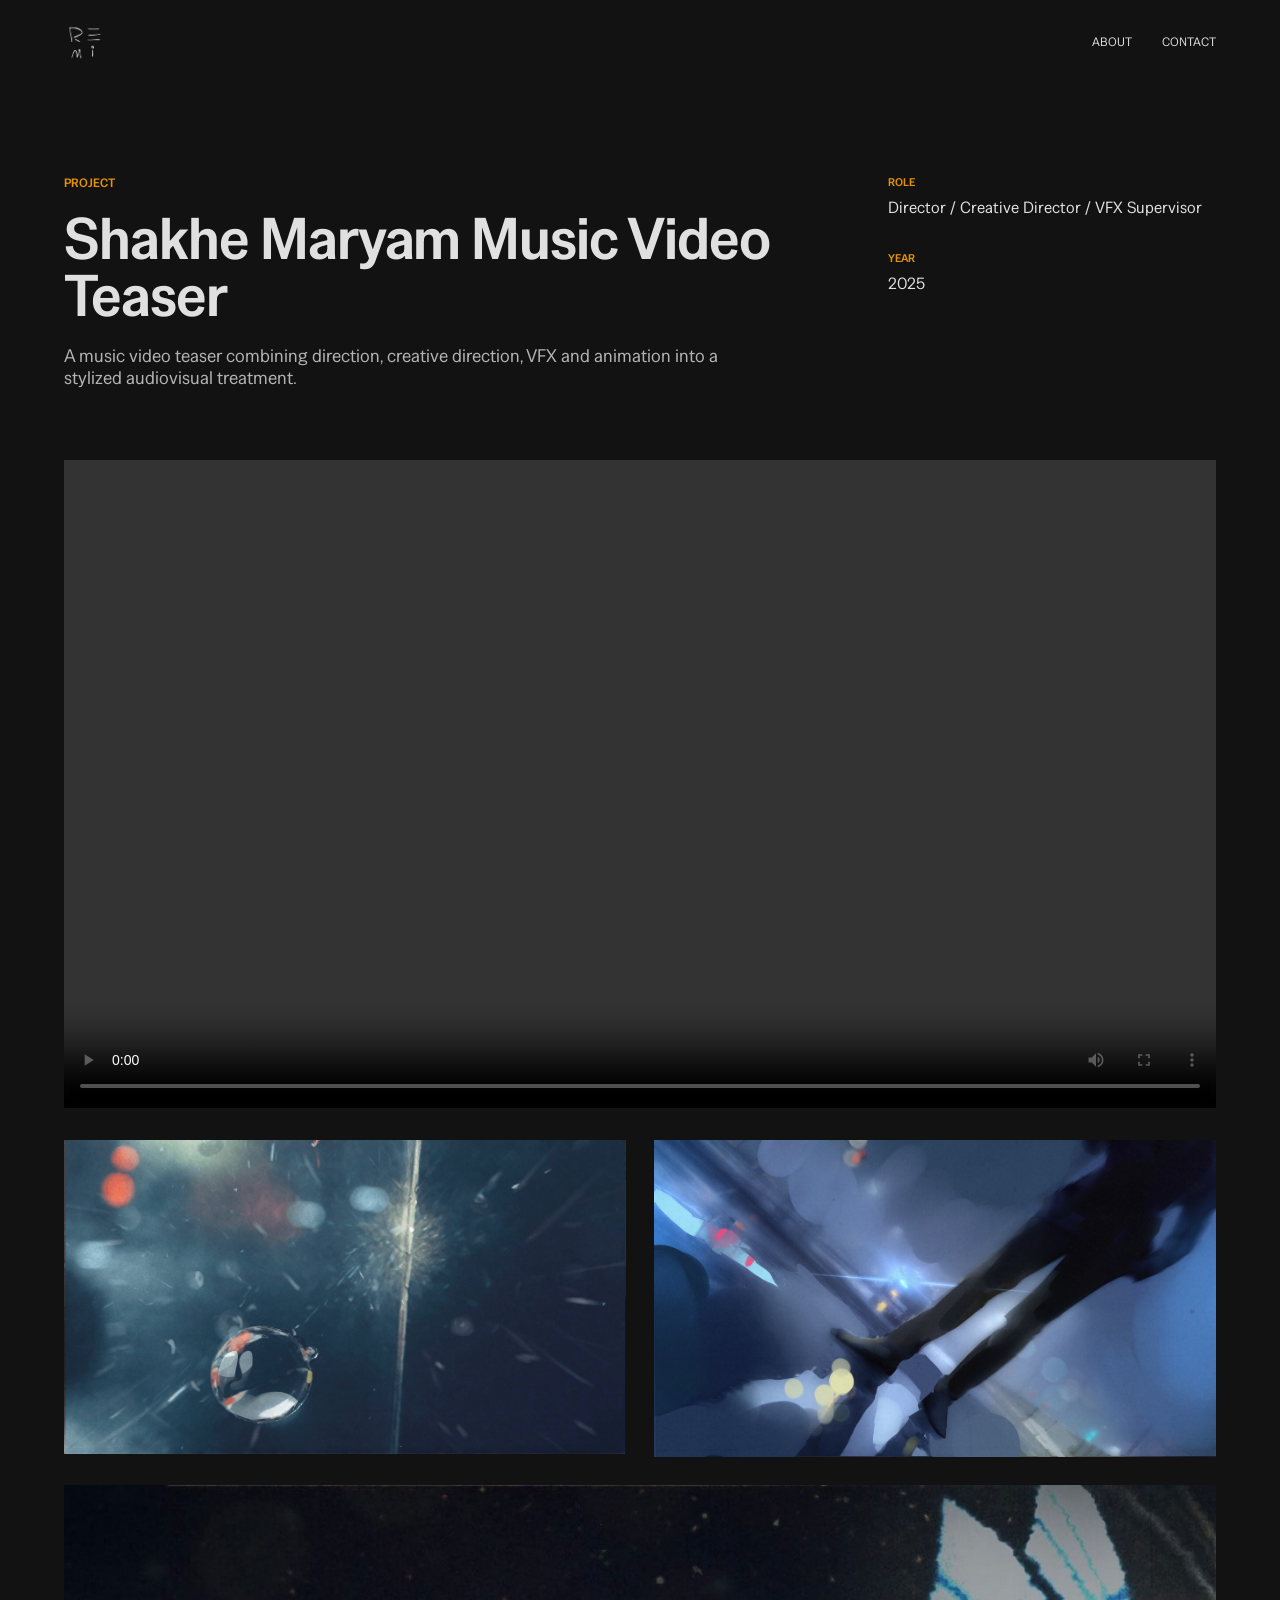
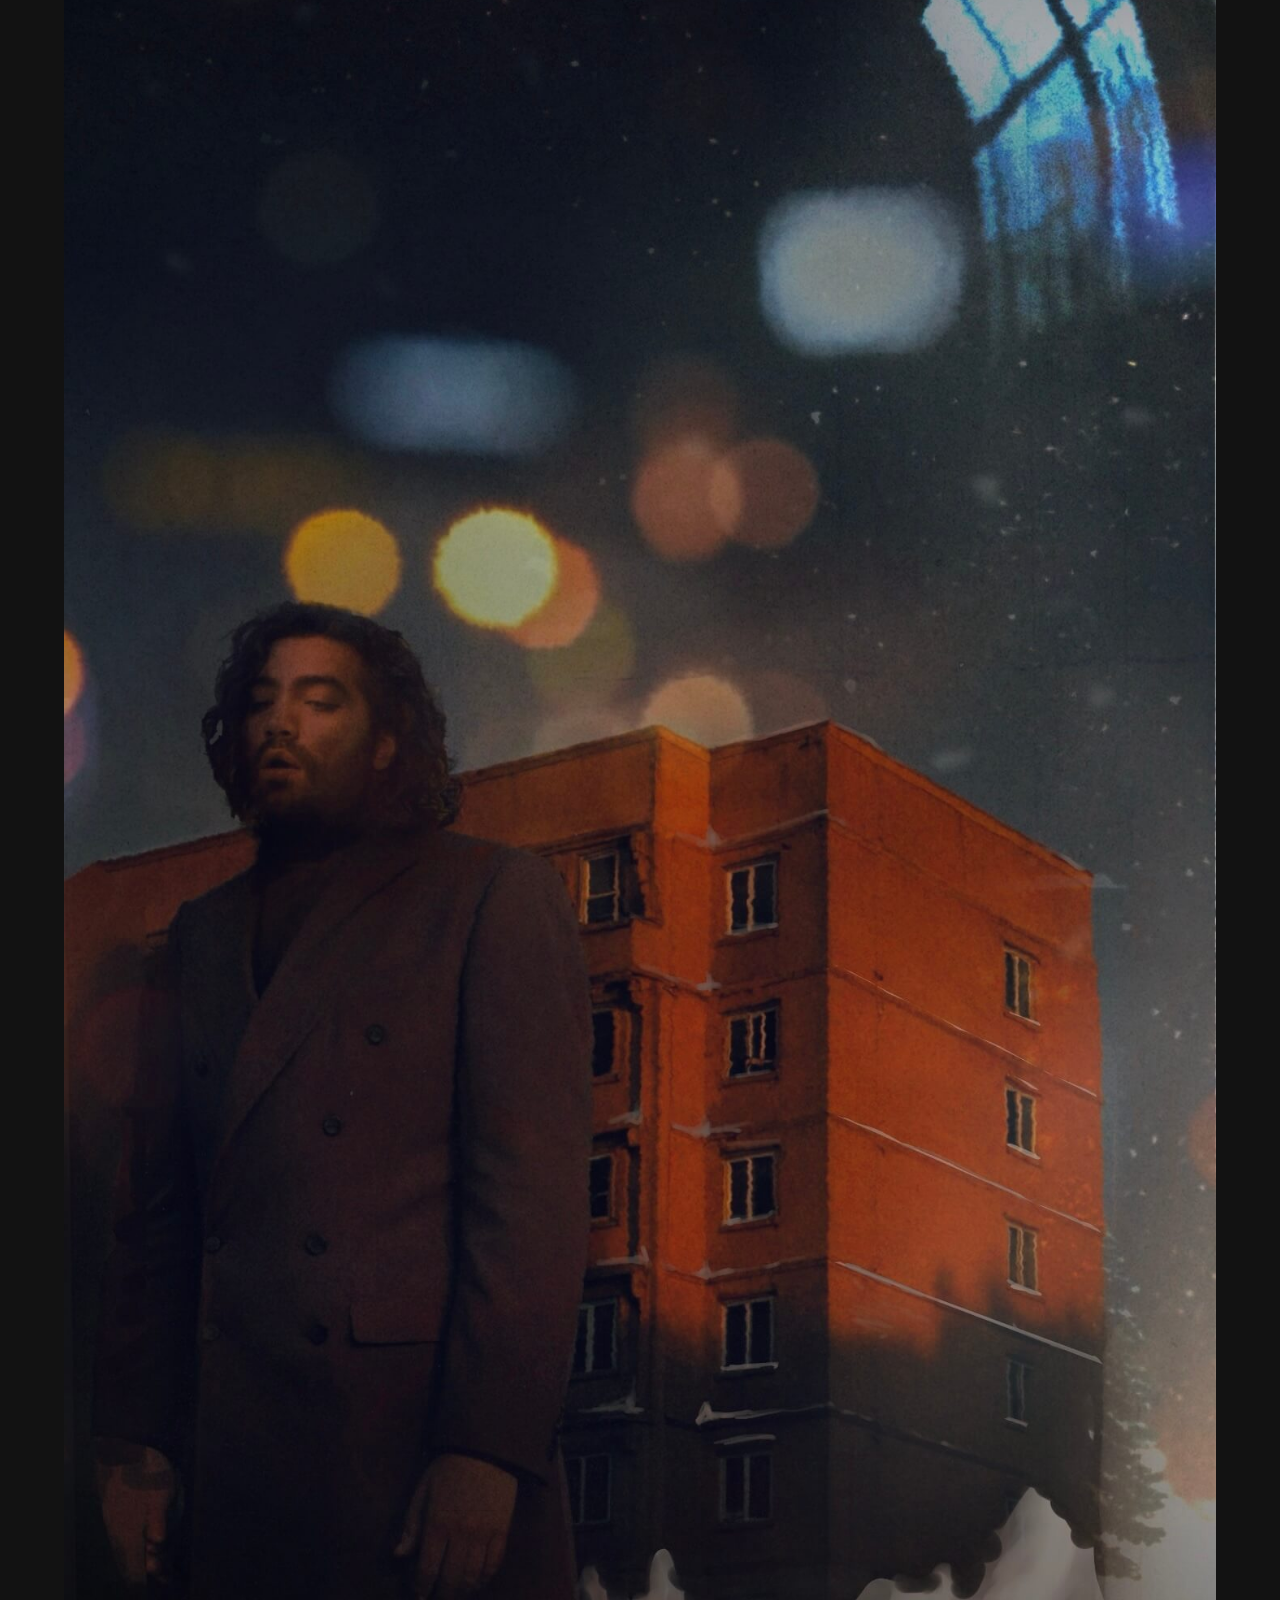
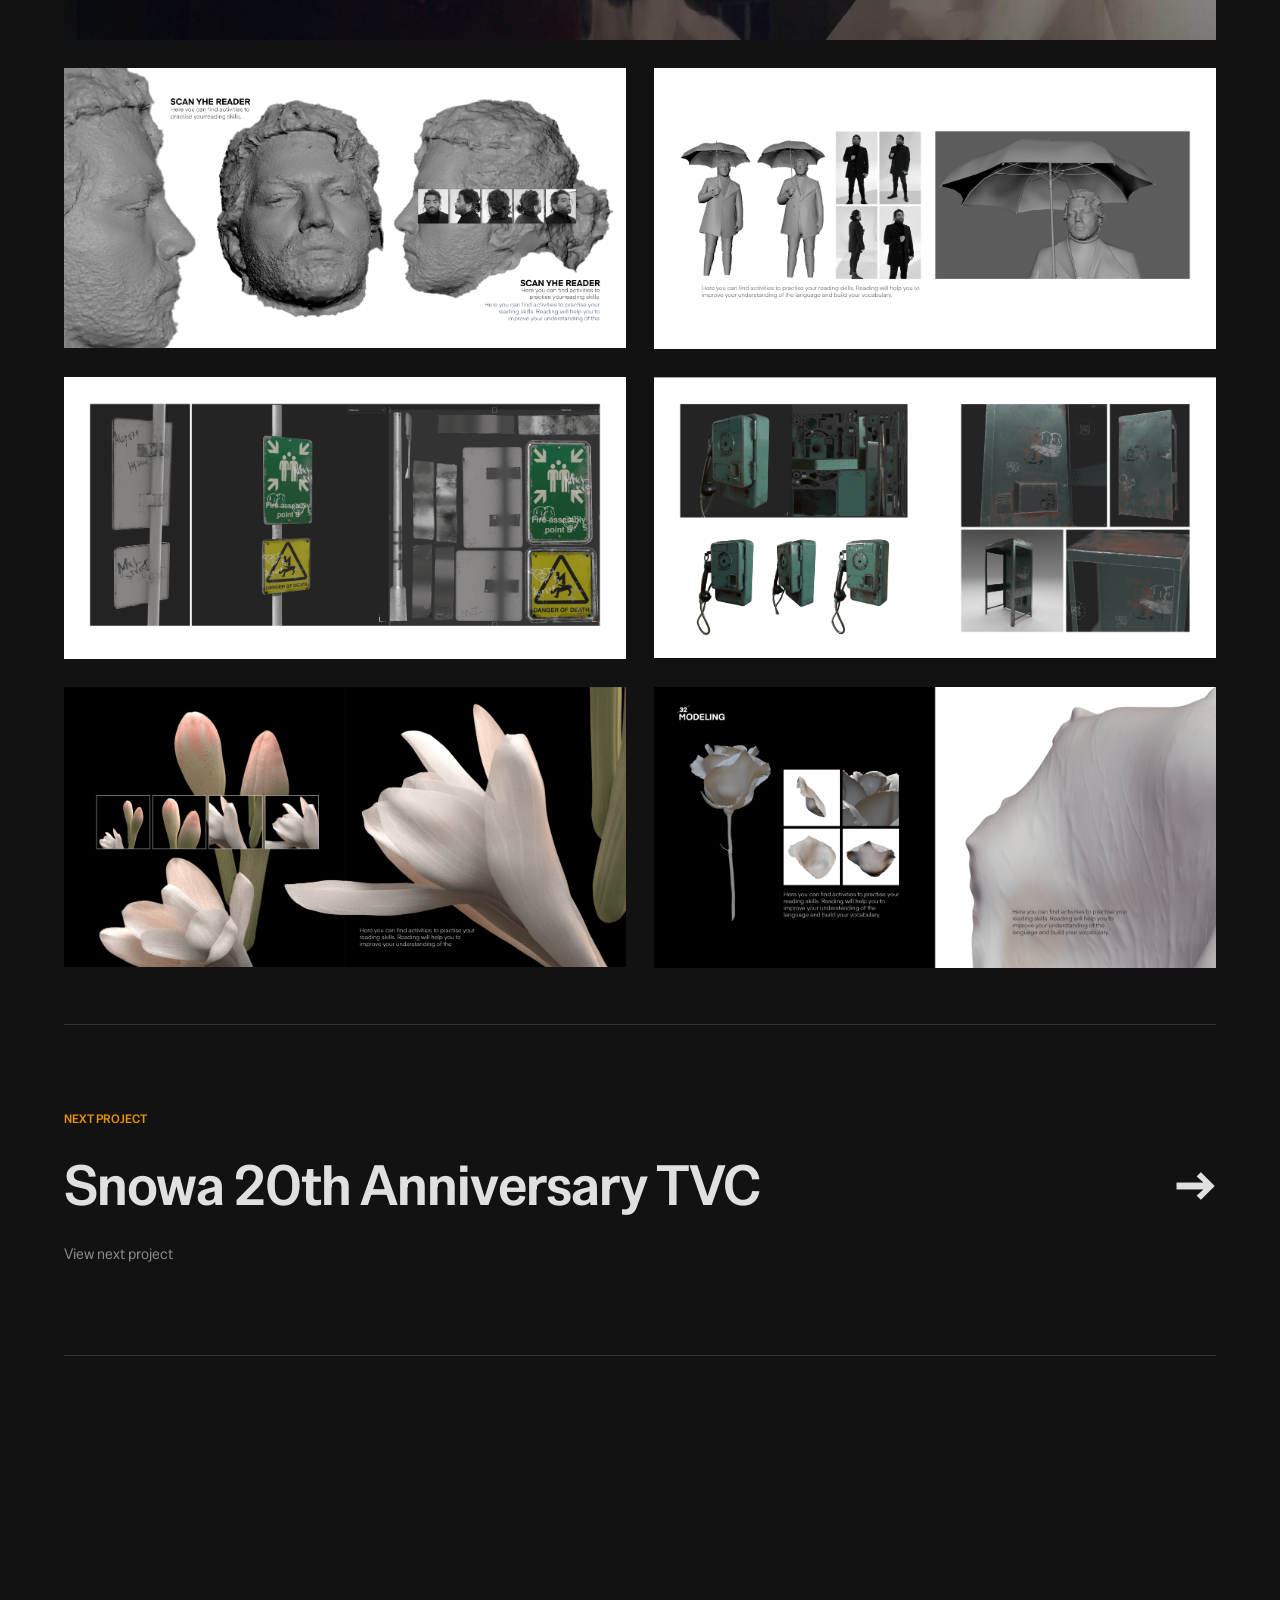
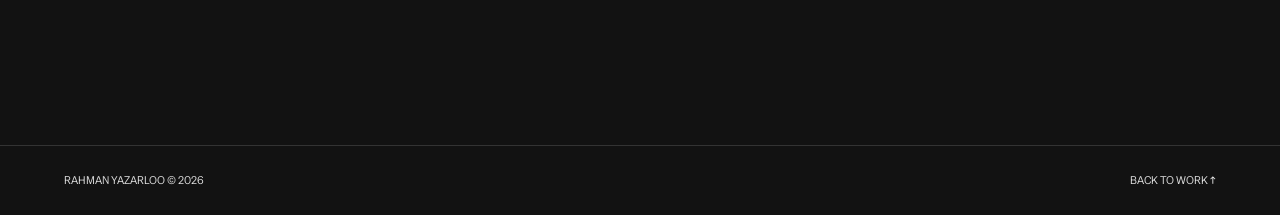
<file: work/shakhe-maryam-music-video/index.html>
<!doctype html>
<html lang="en">
<head>
  <meta charset="utf-8">
  <meta name="viewport" content="width=device-width, initial-scale=1">
  <meta name="description" content="A music video teaser combining direction, creative direction, VFX and animation into a stylized audiovisual treatment.">
  <title>Shakhe Maryam Music Video Teaser — Rahman Yazarloo</title>
  <link rel="stylesheet" href="../../assets/css/reset.css">
  <link rel="stylesheet" href="../../assets/css/tokens.css">
  <link rel="stylesheet" href="../../assets/css/base.css">
  <link rel="stylesheet" href="../../assets/css/typography.css">
  <link rel="stylesheet" href="../../assets/css/layout.css">
  <link rel="stylesheet" href="../../assets/css/components.css">
  <link rel="stylesheet" href="../../assets/css/pages/project.css">
  <script type="module" src="../../assets/js/main.js"></script>
</head>
<body id="top" data-page="project">
  <header class="site-header">
  <a class="site-header__brand" href="../../" data-scroll-link aria-label="Rahman Yazarloo — Home">
    <img class="site-header__logo" src="../../assets/site/rahman/logo.png" alt="" width="700" height="700">
    <span class="visually-hidden">Rahman Yazarloo</span>
  </a>
  <nav class="site-nav" aria-label="Primary navigation">
    <a href="../../#about" data-nav-section="about" data-scroll-link>About</a>
    <a href="../../#contact" data-nav-section="contact" data-scroll-link>Contact</a>
  </nav>
</header>

  <main>
    <article class="project-detail">
      <header class="project-header" data-reveal-group>
        <div class="project-header__main">
          <p class="section-label" data-reveal="text">Project</p>
          <h1 data-reveal="text">Shakhe Maryam Music Video Teaser</h1>
          <p class="project-header__description" data-reveal="text">A music video teaser combining direction, creative direction, VFX and animation into a stylized audiovisual treatment.</p>
        </div>
        <dl class="project-meta" data-reveal>
          <div><dt>Role</dt><dd>Director / Creative Director / VFX Supervisor</dd></div>
          <div><dt>Year</dt><dd>2025</dd></div>
        </dl>
      </header>

      <figure class="project-hero" data-reveal="media">
        <video class="project-hero__video" controls playsinline preload="metadata">
  <source src="https://dl.dropboxusercontent.com/scl/fi/m58nowodrrqbjmbz4bqt1/Video-Dec-31-2024-17-25-52.mp4?rlkey=qbds3ida8qmajkkf158hrm523&amp;st=rz6oly26&amp;dl=0">
  Your browser does not support embedded video.
</video>
      </figure>

      <section class="project-gallery" aria-label="Project gallery">
        <div class="gallery-block gallery-block--two-column" data-reveal="media">
  <figure><img src="./media/gallery/concept-01.PNG" alt="Shakhe Maryam project concept frame" loading="lazy"></figure>
<figure><img src="./media/gallery/concept-03.jpeg" alt="Shakhe Maryam project concept frame" loading="lazy"></figure>
</div>
<figure class="gallery-block gallery-block--full" data-reveal="media">
  <img src="./media/gallery/concept-02.jpeg" alt="Shakhe Maryam project concept image" loading="lazy">
</figure>
<div class="gallery-block gallery-block--two-column" data-reveal="media">
  <figure><img src="./media/gallery/shakhe-matyam-gallary-01.png" alt="Shakhe Maryam project frame" loading="lazy"></figure>
<figure><img src="./media/gallery/shakhe-matyam-gallary-02.png" alt="Shakhe Maryam project frame" loading="lazy"></figure>
</div>
<div class="gallery-block gallery-block--two-column" data-reveal="media">
  <figure><img src="./media/gallery/shakhe-matyam-gallary-03.png" alt="Shakhe Maryam project frame" loading="lazy"></figure>
<figure><img src="./media/gallery/shakhe-matyam-gallary-04.png" alt="Shakhe Maryam project frame" loading="lazy"></figure>
</div>
<div class="gallery-block gallery-block--two-column" data-reveal="media">
  <figure><img src="./media/gallery/shakhe-matyam-gallary-05.png" alt="Shakhe Maryam project frame" loading="lazy"></figure>
<figure><img src="./media/gallery/shakhe-matyam-gallary-06.png" alt="Shakhe Maryam project frame" loading="lazy"></figure>
</div>
      </section>

      
      <nav class="next-project" aria-label="Next project" data-reveal>
  <a class="next-project__link" href="../showa-20th-anniversary/">
    <span class="section-label">Next Project</span>
    <span class="next-project__title">Snowa 20th Anniversary TVC <span class="next-project__arrow" aria-hidden="true">→</span></span>
    <span class="next-project__supporting">View next project</span>
  </a>
</nav>
    </article>
    <section class="contact-section" id="contact" aria-labelledby="contact-title" data-reveal-group>
  <p class="section-label" data-reveal="text">Contact</p>
  <h2 id="contact-title" data-reveal="text">For projects and collaborations.</h2>
  <ul class="contact-links" aria-label="Contact and social links" data-reveal>
    <li><a class="contact-link" href="https://www.linkedin.com/in/rahman-yazarloo-07a270192/" aria-label="LinkedIn" target="_blank" rel="noopener noreferrer"><img src="../../assets/icons/social/linkedin.svg" alt="" width="48" height="48"></a></li>
<li><a class="contact-link" href="https://ig.me/m/rahman.yazarloo" aria-label="Instagram" target="_blank" rel="noopener noreferrer"><img src="../../assets/icons/social/instagram.svg" alt="" width="48" height="48"></a></li>
<li><a class="contact-link" href="https://wa.me/989900992197" aria-label="WhatsApp" target="_blank" rel="noopener noreferrer"><img src="../../assets/icons/social/whatsapp.svg" alt="" width="48" height="48"></a></li>
<li><a class="contact-link" href="https://t.me/theRemiii?text=Hi%20Rahman%2C%20I%20came%20across%20your%20portfolio%20and%20would%20like%20to%20discuss%20a%20project." aria-label="Telegram" target="_blank" rel="noopener noreferrer"><img src="../../assets/icons/social/telegram.svg" alt="" width="48" height="48"></a></li>
<li><a class="contact-link" href="mailto:remi.yazarloo@gmail.com" aria-label="Email"><img src="../../assets/icons/social/email.svg" alt="" width="48" height="48"></a></li>
  </ul>
</section>

  </main>
  <footer class="site-footer">
  <p>Rahman Yazarloo © 2026</p>
  <a href="../../#work">Back to work ↑</a>
</footer>


</body>
</html>
</file>
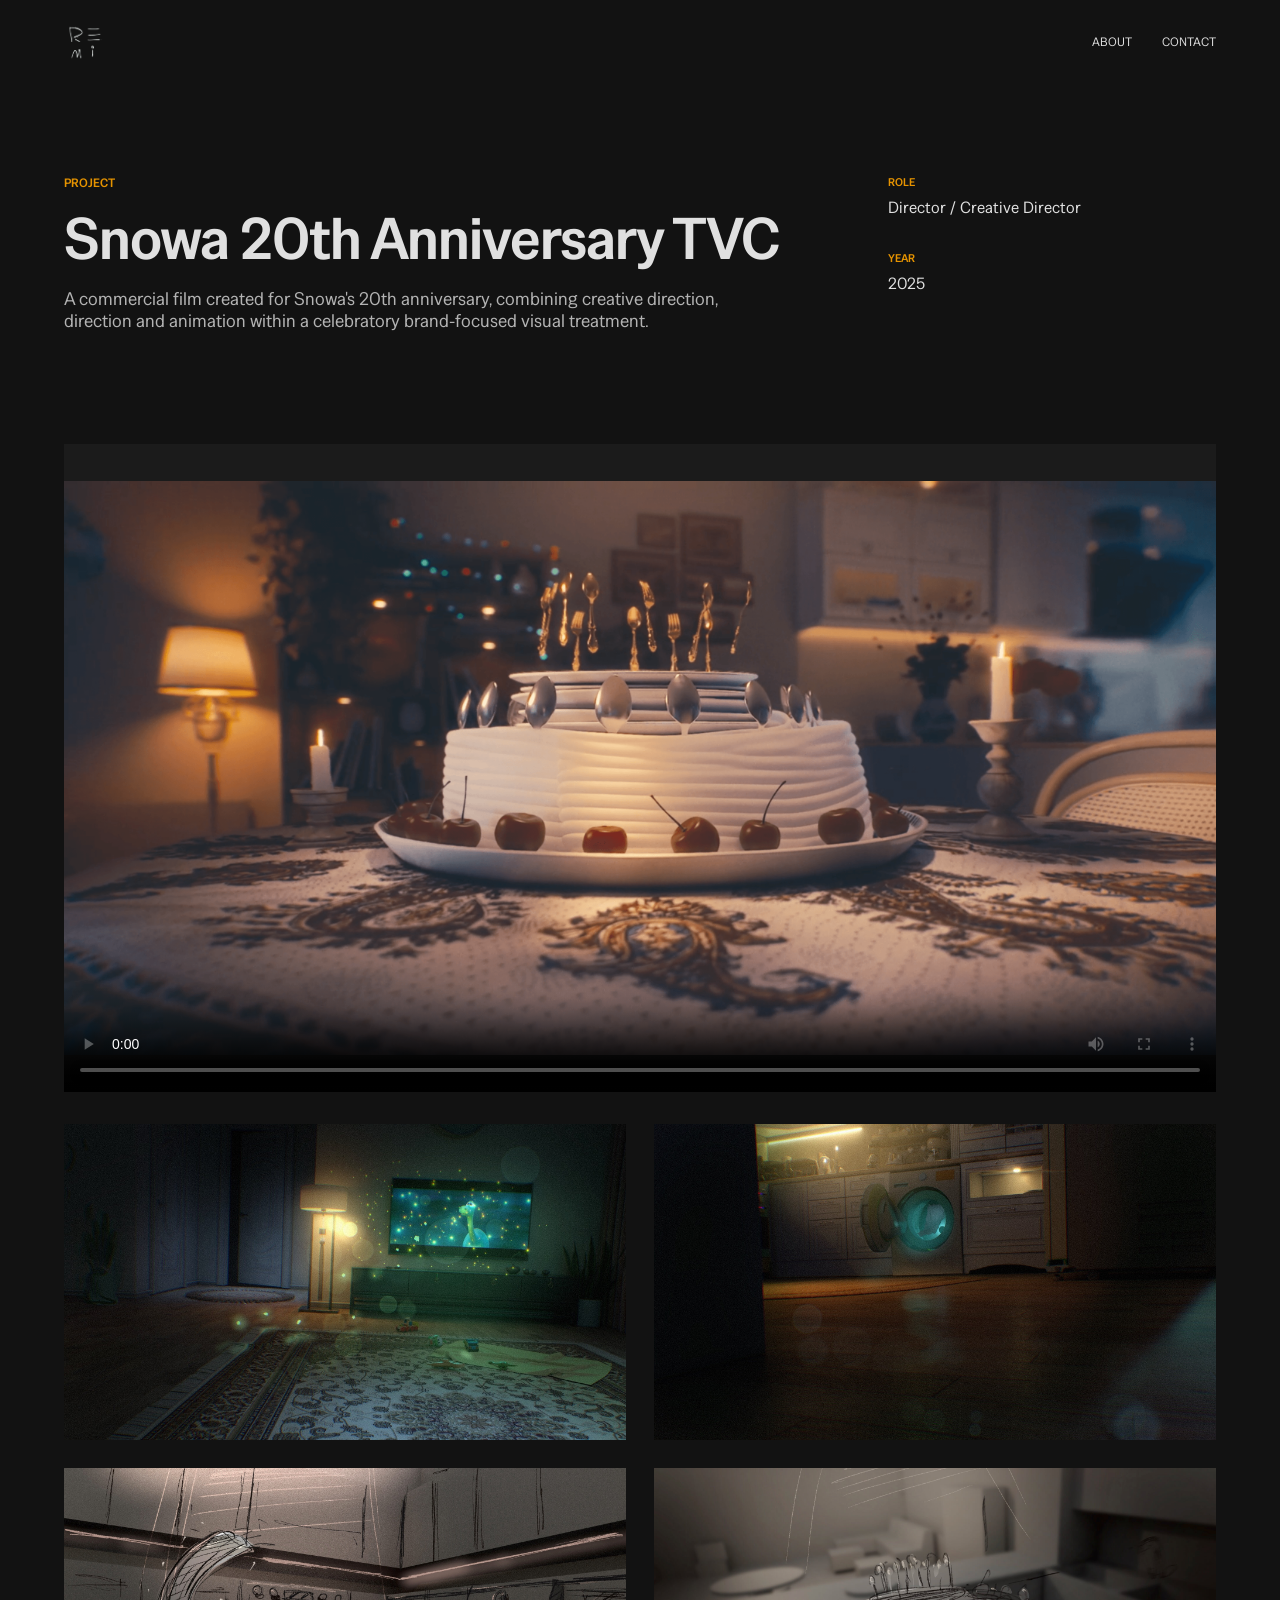
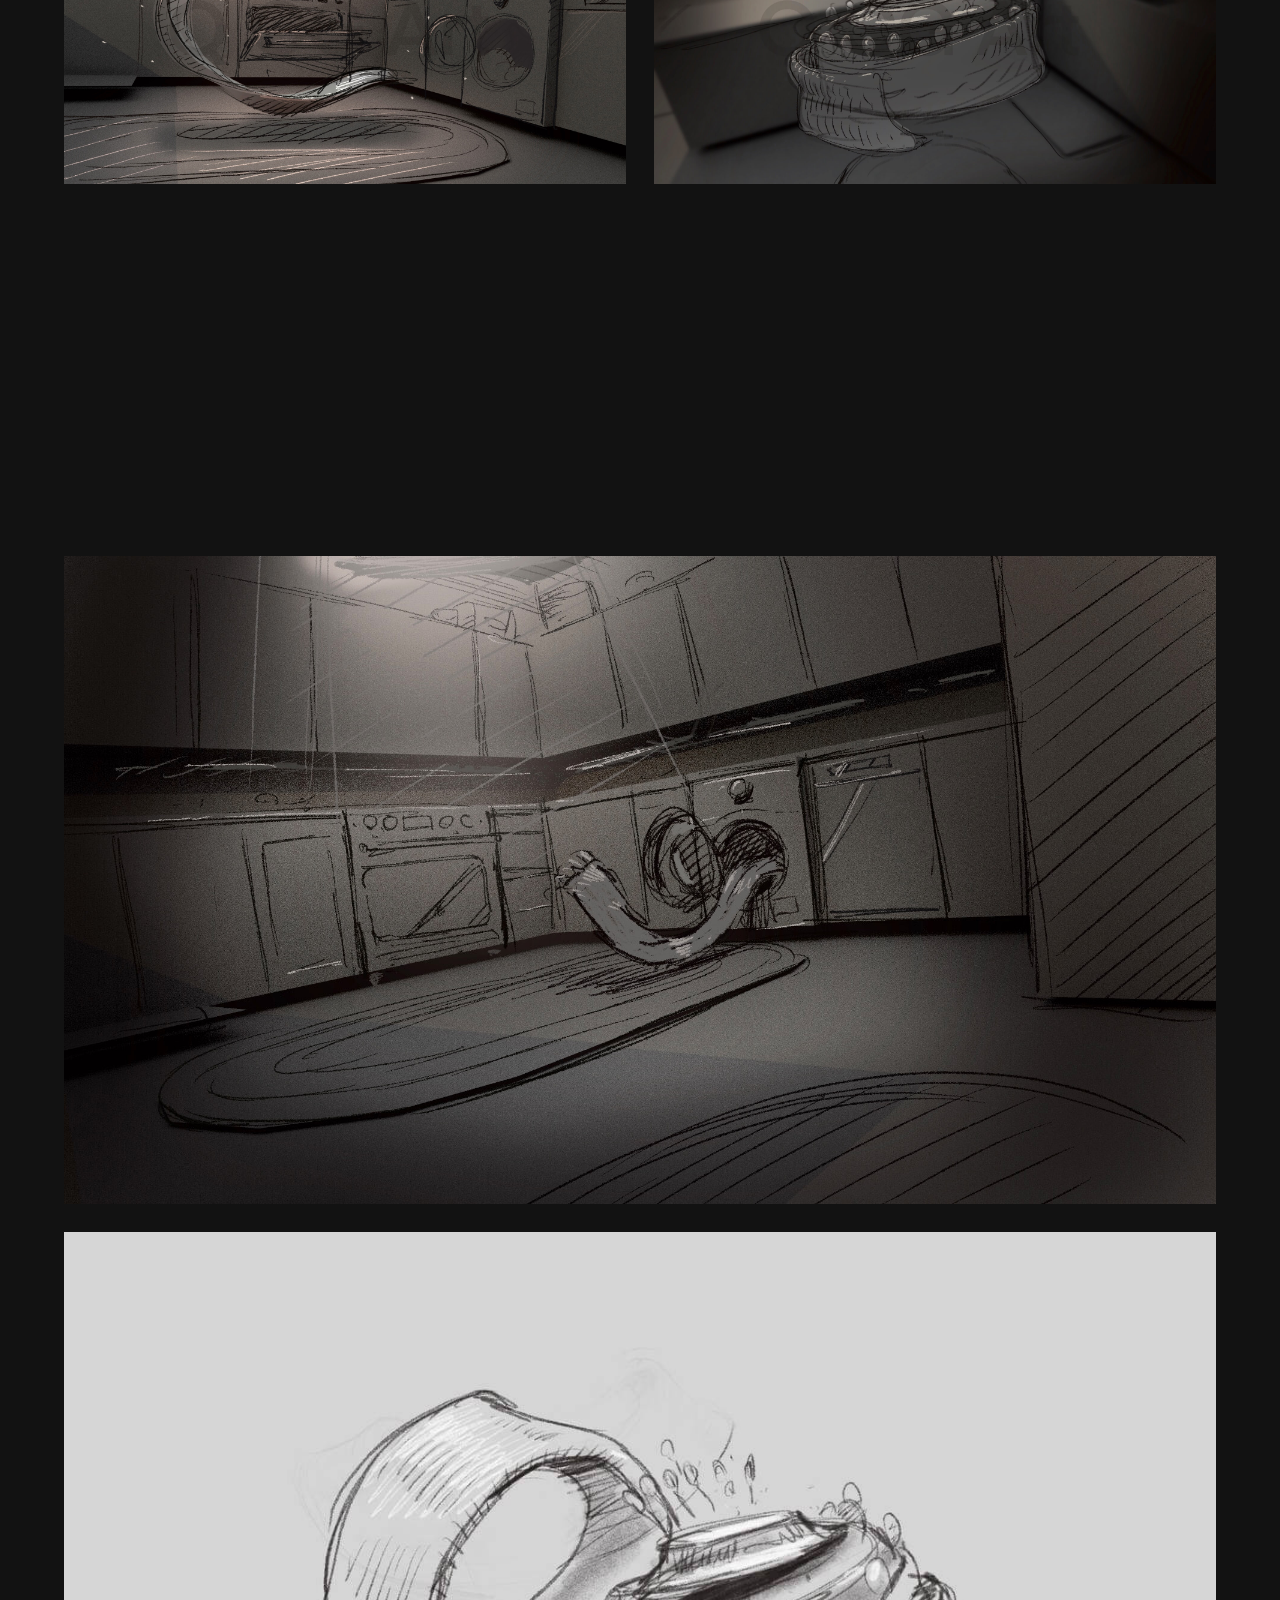
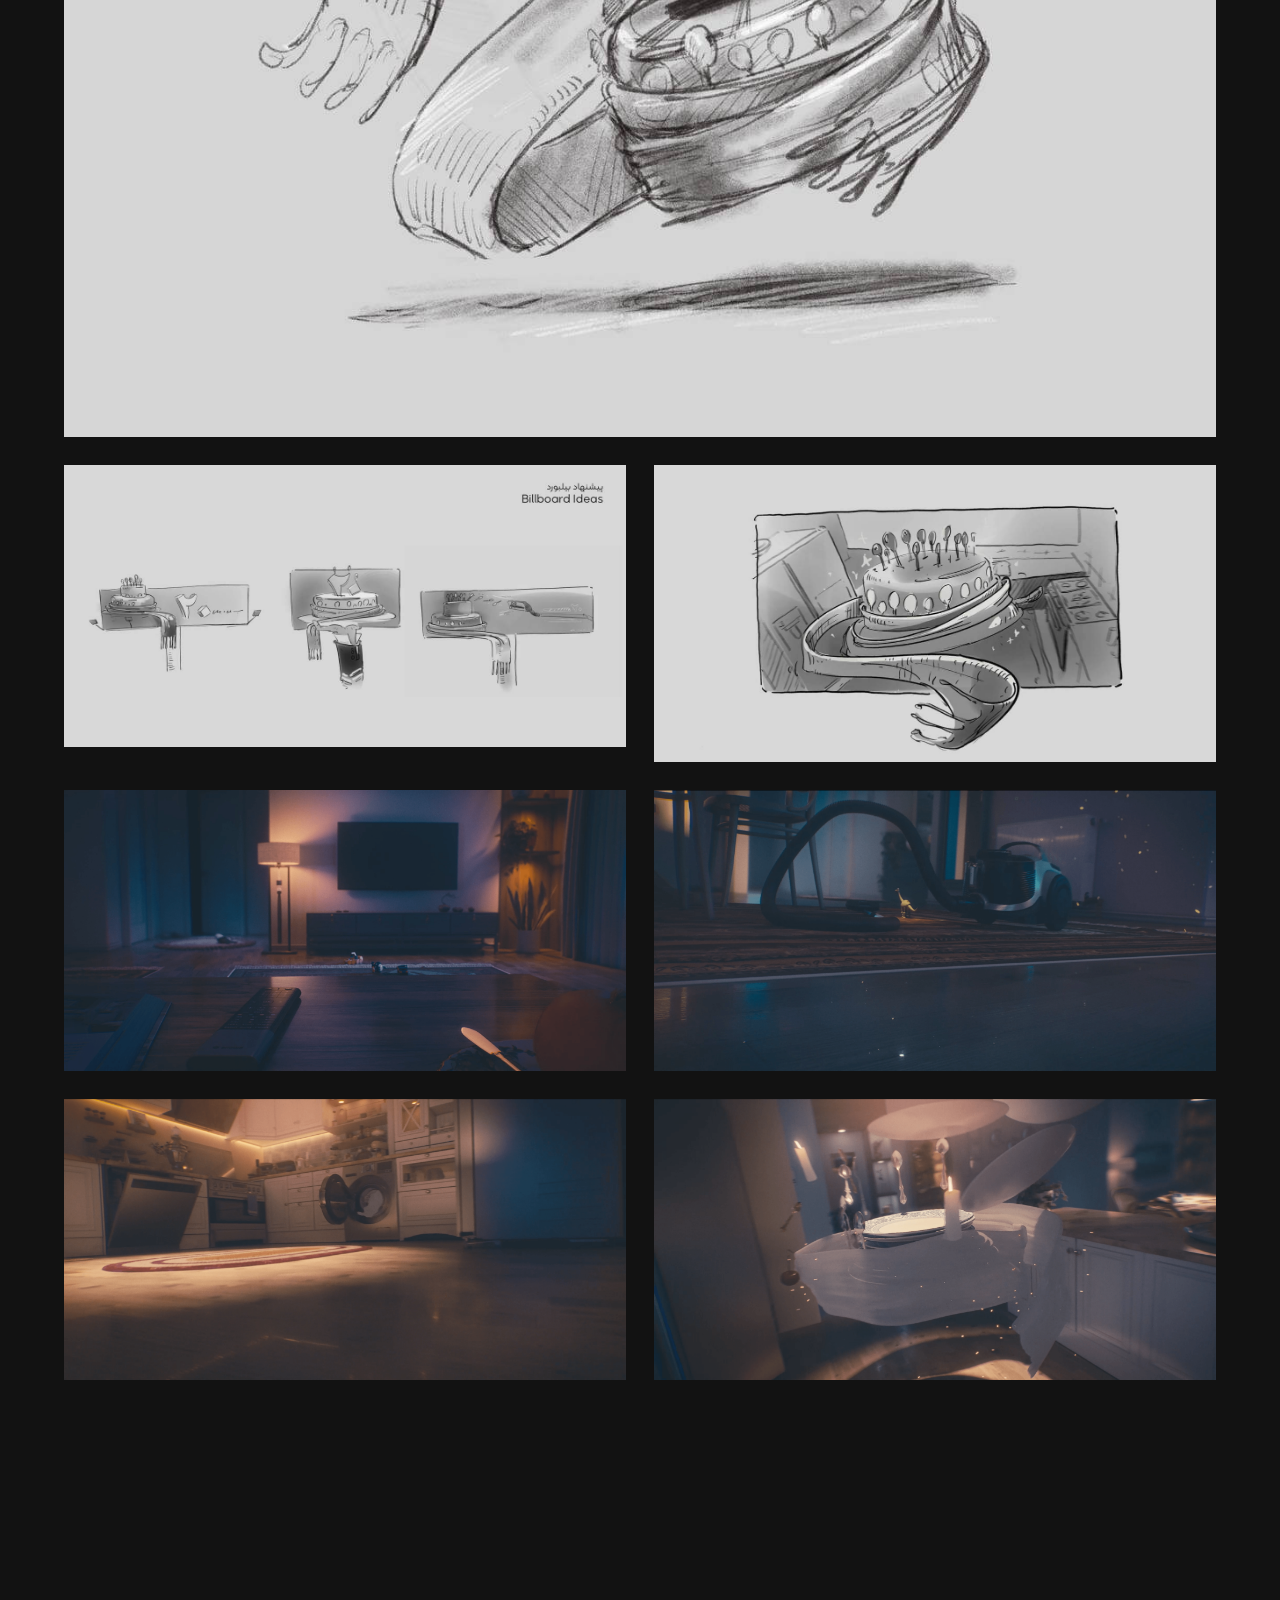
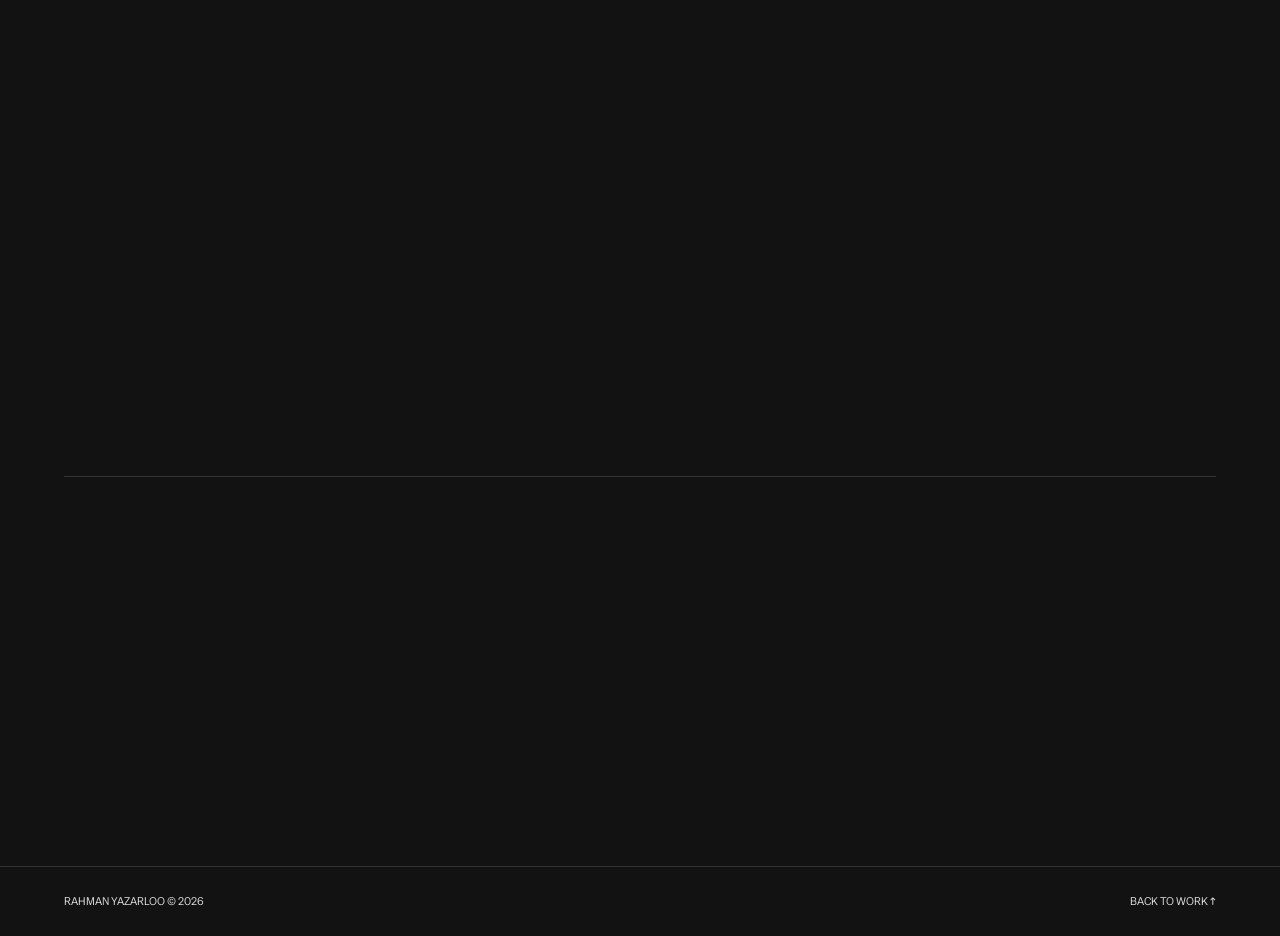
<file: work/showa-20th-anniversary/index.html>
<!doctype html>
<html lang="en">
<head>
  <meta charset="utf-8">
  <meta name="viewport" content="width=device-width, initial-scale=1">
  <meta name="description" content="A commercial film created for Snowa&#039;s 20th anniversary, combining creative direction, direction and animation within a celebratory brand-focused visual treatment.">
  <title>Snowa 20th Anniversary TVC — Rahman Yazarloo</title>
  <link rel="stylesheet" href="../../assets/css/reset.css">
  <link rel="stylesheet" href="../../assets/css/tokens.css">
  <link rel="stylesheet" href="../../assets/css/base.css">
  <link rel="stylesheet" href="../../assets/css/typography.css">
  <link rel="stylesheet" href="../../assets/css/layout.css">
  <link rel="stylesheet" href="../../assets/css/components.css">
  <link rel="stylesheet" href="../../assets/css/pages/project.css">
  <script type="module" src="../../assets/js/main.js"></script>
</head>
<body id="top" data-page="project">
  <header class="site-header">
  <a class="site-header__brand" href="../../" data-scroll-link aria-label="Rahman Yazarloo — Home">
    <img class="site-header__logo" src="../../assets/site/rahman/logo.png" alt="" width="700" height="700">
    <span class="visually-hidden">Rahman Yazarloo</span>
  </a>
  <nav class="site-nav" aria-label="Primary navigation">
    <a href="../../#about" data-nav-section="about" data-scroll-link>About</a>
    <a href="../../#contact" data-nav-section="contact" data-scroll-link>Contact</a>
  </nav>
</header>

  <main>
    <article class="project-detail">
      <header class="project-header" data-reveal-group>
        <div class="project-header__main">
          <p class="section-label" data-reveal="text">Project</p>
          <h1 data-reveal="text">Snowa 20th Anniversary TVC</h1>
          <p class="project-header__description" data-reveal="text">A commercial film created for Snowa&#039;s 20th anniversary, combining creative direction, direction and animation within a celebratory brand-focused visual treatment.</p>
        </div>
        <dl class="project-meta" data-reveal>
          <div><dt>Role</dt><dd>Director / Creative Director</dd></div>
          <div><dt>Year</dt><dd>2025</dd></div>
        </dl>
      </header>

      <figure class="project-hero" data-reveal="media">
        <video class="project-hero__video" controls playsinline preload="metadata" poster="./media/hero/Snowa-20th-Hero-Cover.png">
  <source src="https://dl.dropboxusercontent.com/scl/fi/cme45nu4va00bj3lgpm4t/Final-Cl-Packshot-For-Review-1.mp4?rlkey=h6uxaeum5932lkhm17dla3a5z&amp;st=1vj7tted&amp;dl=0">
  Your browser does not support embedded video.
</video>
      </figure>

      <section class="project-gallery" aria-label="Project gallery">
        <div class="gallery-block gallery-block--two-column" data-reveal="media">
  <figure><img src="./media/gallery/IMG_7534.jpeg" alt="Snowa 20th Anniversary project frame" loading="lazy"></figure>
<figure><img src="./media/gallery/IMG_7535.jpeg" alt="Snowa 20th Anniversary project frame" loading="lazy"></figure>
</div>
<div class="gallery-block gallery-block--two-column" data-reveal="media">
  <figure><img src="./media/gallery/IMG_7536.jpeg" alt="Snowa 20th Anniversary project frame" loading="lazy"></figure>
<figure><img src="./media/gallery/IMG_7537.jpeg" alt="Snowa 20th Anniversary project frame" loading="lazy"></figure>
</div>
<div class="gallery-block gallery-block--two-column" data-reveal="media">
  <figure><img src="./media/gallery/IMG_7538.jpeg" alt="Snowa 20th Anniversary project frame" loading="lazy"></figure>
<figure><img src="./media/gallery/IMG_7539.jpeg" alt="Snowa 20th Anniversary project frame" loading="lazy"></figure>
</div>
<figure class="gallery-block gallery-block--full" data-reveal="media">
  <img src="./media/gallery/IMG_7541.jpeg" alt="Snowa 20th Anniversary project frame" loading="lazy">
</figure>
<figure class="gallery-block gallery-block--full" data-reveal="media">
  <img src="./media/gallery/photo_2025-04-29_10-10-14.jpg" alt="Snowa 20th Anniversary project image" loading="lazy">
</figure>
<div class="gallery-block gallery-block--two-column" data-reveal="media">
  <figure><img src="./media/gallery/photo_2025-04-29_10-10-15 (2).jpg" alt="Snowa 20th Anniversary project image" loading="lazy"></figure>
<figure><img src="./media/gallery/photo_2025-04-29_10-10-15.jpg" alt="Snowa 20th Anniversary project image" loading="lazy"></figure>
</div>
<div class="gallery-block gallery-block--two-column" data-reveal="media">
  <figure><img src="./media/gallery/Snowa-20th-shot01.png" alt="Snowa 20th Anniversary project frame" loading="lazy"></figure>
<figure><img src="./media/gallery/Snowa-20th-shot02.png" alt="Snowa 20th Anniversary project frame" loading="lazy"></figure>
</div>
<div class="gallery-block gallery-block--two-column" data-reveal="media">
  <figure><img src="./media/gallery/Snowa-20th-shot03.png" alt="Snowa 20th Anniversary project frame" loading="lazy"></figure>
<figure><img src="./media/gallery/Snowa-20th-shot04.png" alt="Snowa 20th Anniversary project frame" loading="lazy"></figure>
</div>
<div class="gallery-block gallery-block--two-column" data-reveal="media">
  <figure><img src="./media/gallery/Snowa-20th-shot05.png" alt="Snowa 20th Anniversary project frame" loading="lazy"></figure>
<figure><img src="./media/gallery/Snowa-20th-shot06.png" alt="Snowa 20th Anniversary project frame" loading="lazy"></figure>
</div>
      </section>

      
      <nav class="next-project" aria-label="Next project" data-reveal>
  <a class="next-project__link" href="../ardesia-oven-teaser/">
    <span class="section-label">Next Project</span>
    <span class="next-project__title">Ardesia Oven TVC <span class="next-project__arrow" aria-hidden="true">→</span></span>
    <span class="next-project__supporting">View next project</span>
  </a>
</nav>
    </article>
    <section class="contact-section" id="contact" aria-labelledby="contact-title" data-reveal-group>
  <p class="section-label" data-reveal="text">Contact</p>
  <h2 id="contact-title" data-reveal="text">For projects and collaborations.</h2>
  <ul class="contact-links" aria-label="Contact and social links" data-reveal>
    <li><a class="contact-link" href="https://www.linkedin.com/in/rahman-yazarloo-07a270192/" aria-label="LinkedIn" target="_blank" rel="noopener noreferrer"><img src="../../assets/icons/social/linkedin.svg" alt="" width="48" height="48"></a></li>
<li><a class="contact-link" href="https://ig.me/m/rahman.yazarloo" aria-label="Instagram" target="_blank" rel="noopener noreferrer"><img src="../../assets/icons/social/instagram.svg" alt="" width="48" height="48"></a></li>
<li><a class="contact-link" href="https://wa.me/989900992197" aria-label="WhatsApp" target="_blank" rel="noopener noreferrer"><img src="../../assets/icons/social/whatsapp.svg" alt="" width="48" height="48"></a></li>
<li><a class="contact-link" href="https://t.me/theRemiii?text=Hi%20Rahman%2C%20I%20came%20across%20your%20portfolio%20and%20would%20like%20to%20discuss%20a%20project." aria-label="Telegram" target="_blank" rel="noopener noreferrer"><img src="../../assets/icons/social/telegram.svg" alt="" width="48" height="48"></a></li>
<li><a class="contact-link" href="mailto:remi.yazarloo@gmail.com" aria-label="Email"><img src="../../assets/icons/social/email.svg" alt="" width="48" height="48"></a></li>
  </ul>
</section>

  </main>
  <footer class="site-footer">
  <p>Rahman Yazarloo © 2026</p>
  <a href="../../#work">Back to work ↑</a>
</footer>


</body>
</html>
</file>
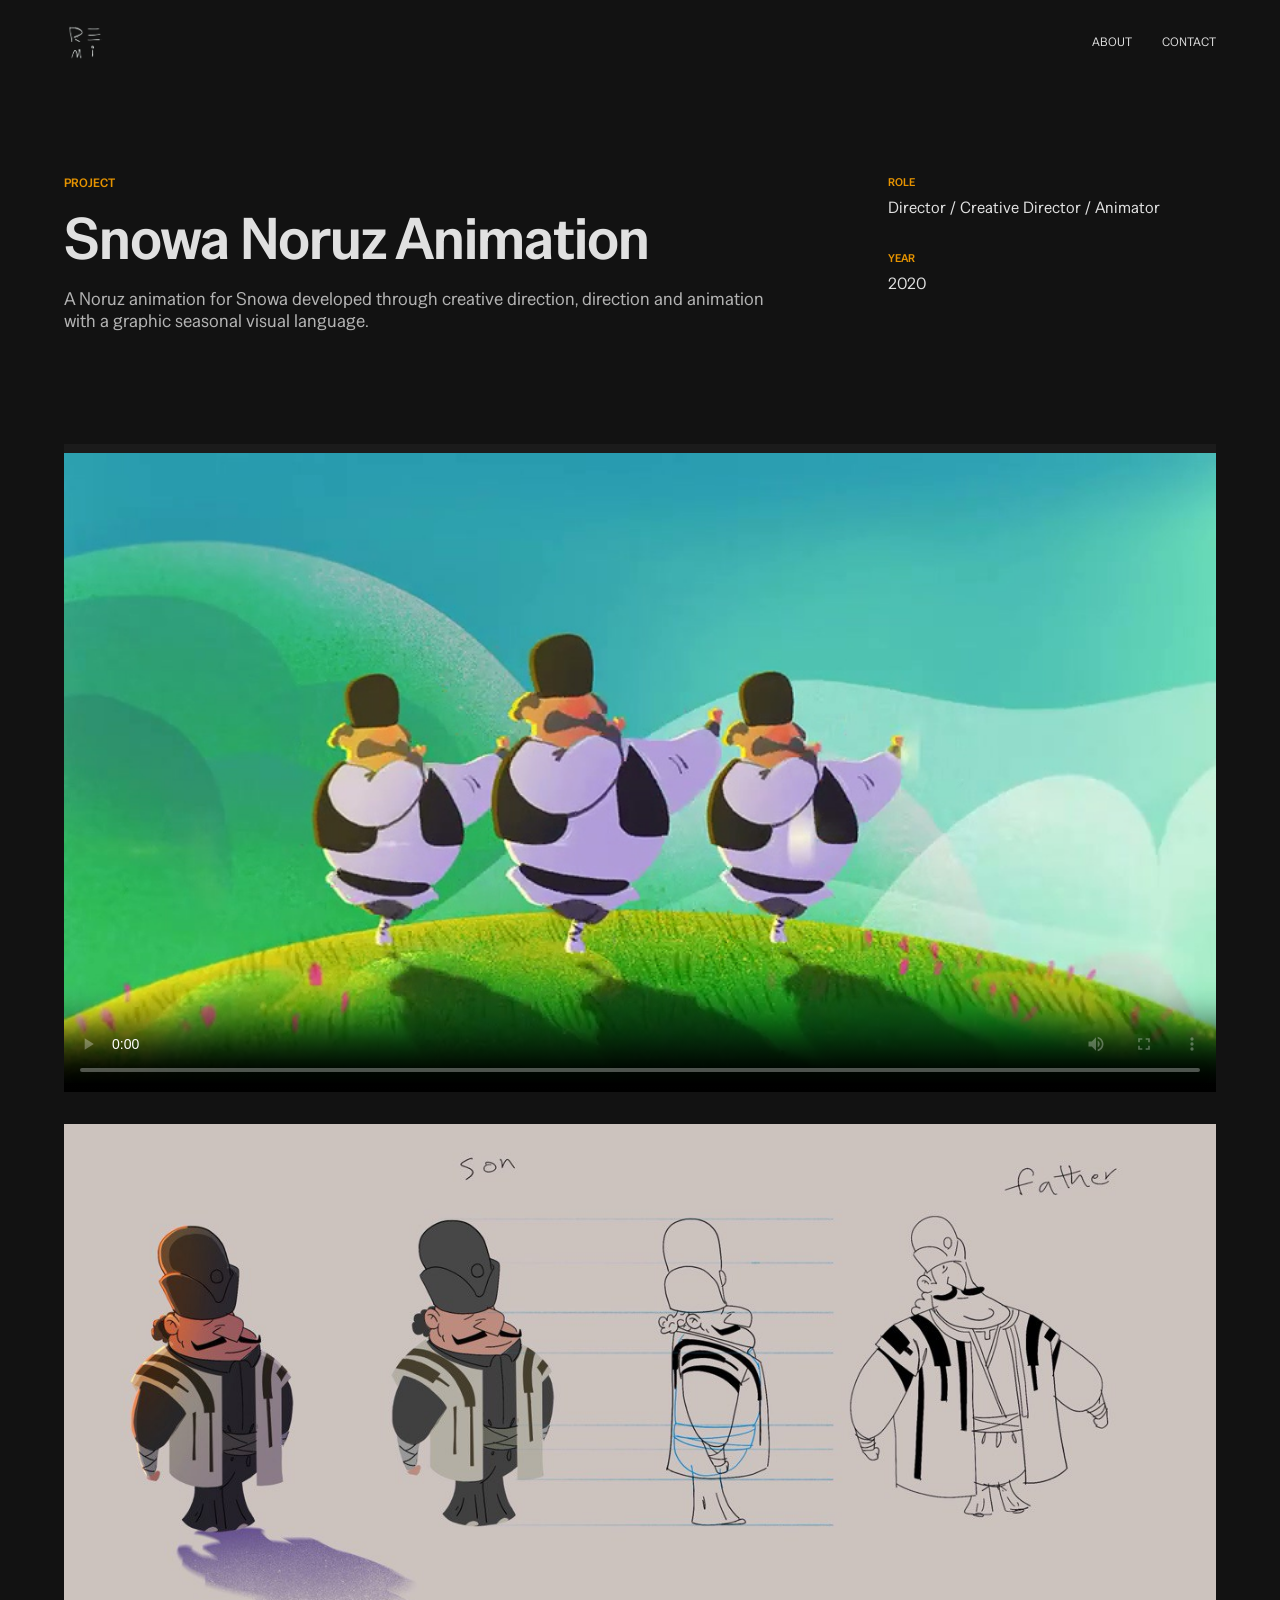
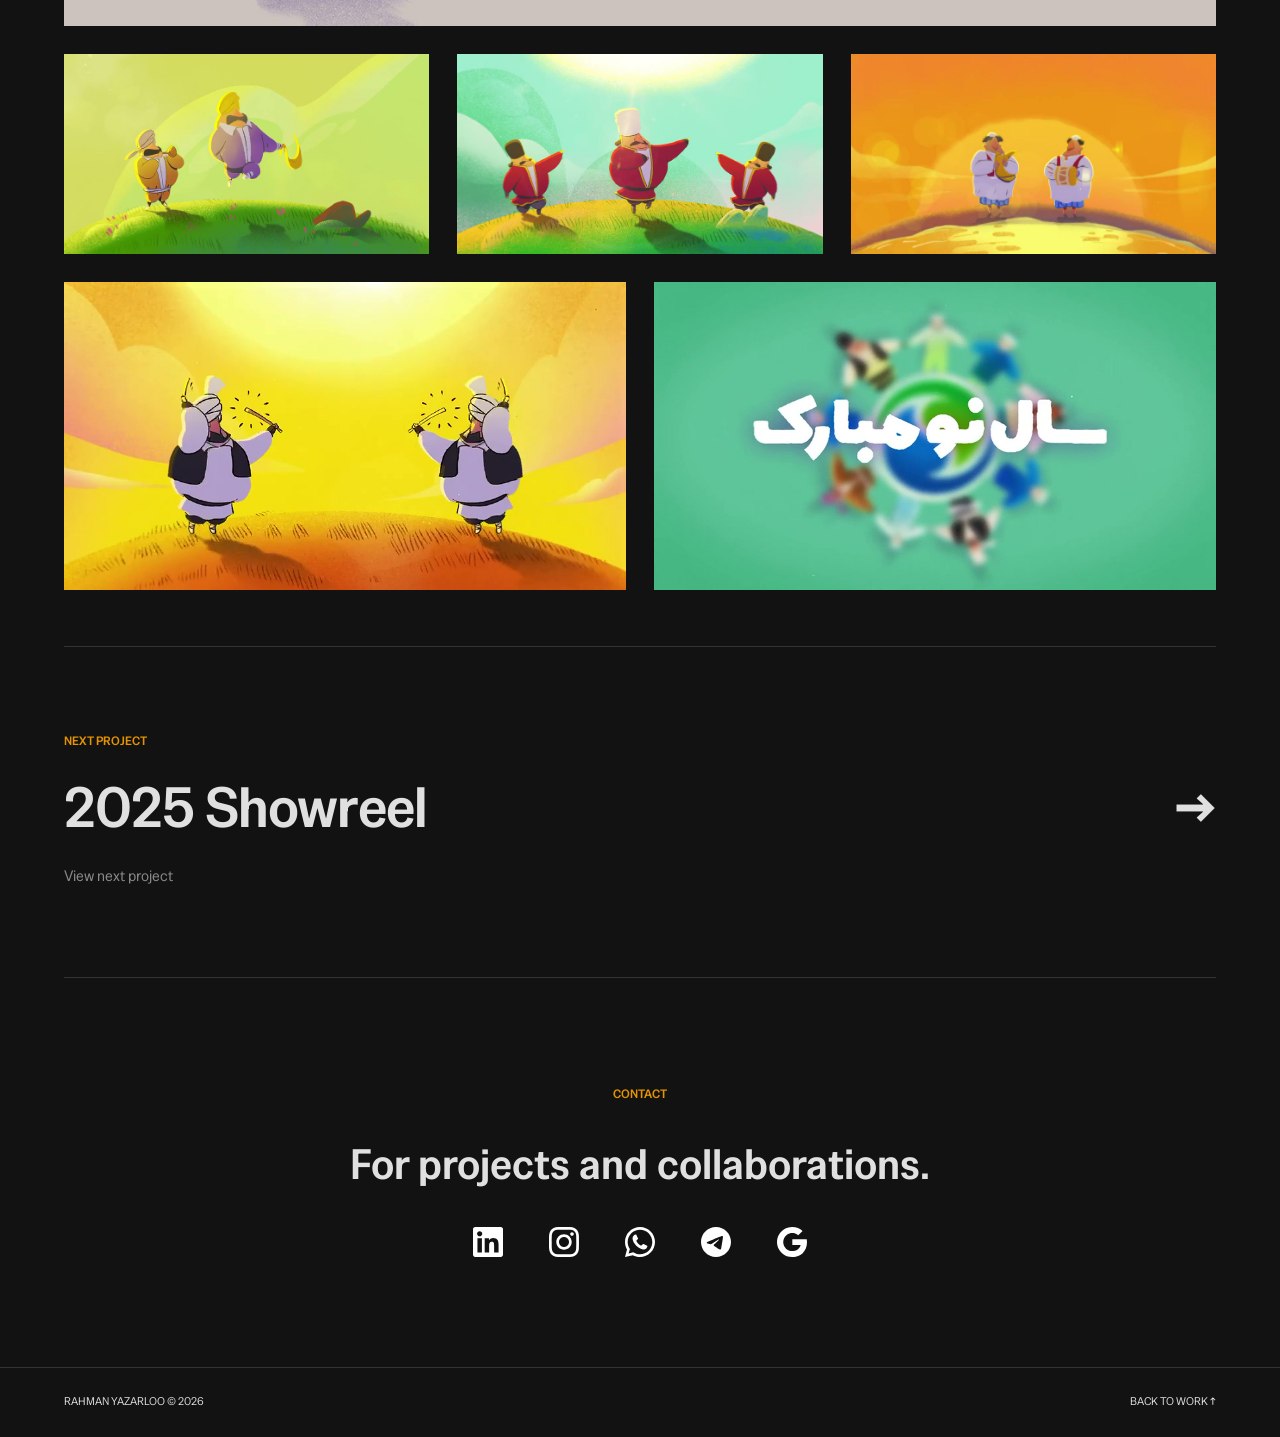
<file: work/showa-noruz-animation/index.html>
<!doctype html>
<html lang="en">
<head>
  <meta charset="utf-8">
  <meta name="viewport" content="width=device-width, initial-scale=1">
  <meta name="description" content="A Noruz animation for Snowa developed through creative direction, direction and animation with a graphic seasonal visual language.">
  <title>Snowa Noruz Animation — Rahman Yazarloo</title>
  <link rel="stylesheet" href="../../assets/css/reset.css">
  <link rel="stylesheet" href="../../assets/css/tokens.css">
  <link rel="stylesheet" href="../../assets/css/base.css">
  <link rel="stylesheet" href="../../assets/css/typography.css">
  <link rel="stylesheet" href="../../assets/css/layout.css">
  <link rel="stylesheet" href="../../assets/css/components.css">
  <link rel="stylesheet" href="../../assets/css/pages/project.css">
  <script type="module" src="../../assets/js/main.js"></script>
</head>
<body id="top" data-page="project">
  <header class="site-header">
  <a class="site-header__brand" href="../../" data-scroll-link aria-label="Rahman Yazarloo — Home">
    <img class="site-header__logo" src="../../assets/site/rahman/logo.png" alt="" width="700" height="700">
    <span class="visually-hidden">Rahman Yazarloo</span>
  </a>
  <nav class="site-nav" aria-label="Primary navigation">
    <a href="../../#about" data-nav-section="about" data-scroll-link>About</a>
    <a href="../../#contact" data-nav-section="contact" data-scroll-link>Contact</a>
  </nav>
</header>

  <main>
    <article class="project-detail">
      <header class="project-header" data-reveal-group>
        <div class="project-header__main">
          <p class="section-label" data-reveal="text">Project</p>
          <h1 data-reveal="text">Snowa Noruz Animation</h1>
          <p class="project-header__description" data-reveal="text">A Noruz animation for Snowa developed through creative direction, direction and animation with a graphic seasonal visual language.</p>
        </div>
        <dl class="project-meta" data-reveal>
          <div><dt>Role</dt><dd>Director / Creative Director / Animator</dd></div>
          <div><dt>Year</dt><dd>2020</dd></div>
        </dl>
      </header>

      <figure class="project-hero" data-reveal="media">
        <video class="project-hero__video" controls playsinline preload="metadata" poster="./media/hero/snowa-noruz-cover.jpg">
  <source src="https://dl.dropboxusercontent.com/scl/fi/n5r6it8f2v04k5qm0zaxq/Video-Jan-15-2025-04-19-59-3.mp4?rlkey=uxvoc01yv7t2frt6g7i0pr01o&amp;st=fbo4vf0v&amp;dl=0">
  Your browser does not support embedded video.
</video>
      </figure>

      <section class="project-gallery" aria-label="Project gallery">
        <figure class="gallery-block gallery-block--full" data-reveal="media">
  <img src="./media/gallery/charachter-design.jpg" alt="Snowa Noruz character design" loading="lazy">
</figure>
<div class="gallery-block gallery-block--three-column" data-reveal="media">
  <figure><img src="./media/gallery/snowa-noroz-gallary-01.jpg" alt="Snowa Noruz Animation project frame" loading="lazy"></figure>
<figure><img src="./media/gallery/snowa-noroz-gallary-02.jpg" alt="Snowa Noruz Animation project frame" loading="lazy"></figure>
<figure><img src="./media/gallery/snowa-noroz-gallary-03.jpg" alt="Snowa Noruz Animation project frame" loading="lazy"></figure>
</div>
<div class="gallery-block gallery-block--two-column" data-reveal="media">
  <figure><img src="./media/gallery/snowa-noroz-gallary-04.jpg" alt="Snowa Noruz Animation project frame" loading="lazy"></figure>
<figure><img src="./media/gallery/snowa-noroz-gallary-05.jpg" alt="Snowa Noruz Animation project frame" loading="lazy"></figure>
</div>
      </section>

      
      <nav class="next-project" aria-label="Next project" data-reveal>
  <a class="next-project__link" href="../rahman-showreel/">
    <span class="section-label">Next Project</span>
    <span class="next-project__title">2025 Showreel <span class="next-project__arrow" aria-hidden="true">→</span></span>
    <span class="next-project__supporting">View next project</span>
  </a>
</nav>
    </article>
    <section class="contact-section" id="contact" aria-labelledby="contact-title" data-reveal-group>
  <p class="section-label" data-reveal="text">Contact</p>
  <h2 id="contact-title" data-reveal="text">For projects and collaborations.</h2>
  <ul class="contact-links" aria-label="Contact and social links" data-reveal>
    <li><a class="contact-link" href="https://www.linkedin.com/in/rahman-yazarloo-07a270192/" aria-label="LinkedIn" target="_blank" rel="noopener noreferrer"><img src="../../assets/icons/social/linkedin.svg" alt="" width="48" height="48"></a></li>
<li><a class="contact-link" href="https://ig.me/m/rahman.yazarloo" aria-label="Instagram" target="_blank" rel="noopener noreferrer"><img src="../../assets/icons/social/instagram.svg" alt="" width="48" height="48"></a></li>
<li><a class="contact-link" href="https://wa.me/989900992197" aria-label="WhatsApp" target="_blank" rel="noopener noreferrer"><img src="../../assets/icons/social/whatsapp.svg" alt="" width="48" height="48"></a></li>
<li><a class="contact-link" href="https://t.me/theRemiii?text=Hi%20Rahman%2C%20I%20came%20across%20your%20portfolio%20and%20would%20like%20to%20discuss%20a%20project." aria-label="Telegram" target="_blank" rel="noopener noreferrer"><img src="../../assets/icons/social/telegram.svg" alt="" width="48" height="48"></a></li>
<li><a class="contact-link" href="mailto:remi.yazarloo@gmail.com" aria-label="Email"><img src="../../assets/icons/social/email.svg" alt="" width="48" height="48"></a></li>
  </ul>
</section>

  </main>
  <footer class="site-footer">
  <p>Rahman Yazarloo © 2026</p>
  <a href="../../#work">Back to work ↑</a>
</footer>


</body>
</html>
</file>
<file: assets/css/tokens.css>
:root {
  --color-bg: #121212;
  --color-surface: #1b1b1b;
  --color-modal-media: #242424;
  --color-text: #e0e0e0;
  --color-accent: #e59300;
  --color-muted: rgba(224, 224, 224, 0.78);
  --color-subtle: rgba(224, 224, 224, 0.58);
  --color-line: rgba(224, 224, 224, 0.16);
  --color-modal-line: #2c2c2c;

  --font-primary: "Special Gothic", sans-serif;
  --font-size-meta: 0.625rem;
  --font-size-body: 1rem;
  --line-height-default: 1.2;

  --page-gutter: 1.25rem;
  --page-max: 90rem;
  --header-height: 4.5rem;
  --header-scroll-gap: 1.5rem;
  --header-scroll-offset: calc(var(--header-height) + var(--header-scroll-gap));
  --radius-none: 0;
  --motion-fast: 240ms;
  --motion-base: 720ms;
  --motion-slow: 1000ms;
  --ease-standard: cubic-bezier(0.4, 0, 0.2, 1);
  --ease-out: cubic-bezier(0.22, 1, 0.36, 1);
  --ease-emphasized: cubic-bezier(0.65, 0, 0.35, 1);
  --reveal-distance: 1rem;
  --z-header: 40;
  --z-dialog: 100;
}

@media (min-width: 48rem) {
  :root {
    --page-gutter: 2rem;
  }
}

@media (min-width: 64rem) {
  :root {
    --font-size-meta: 0.75rem;
    --page-gutter: 4rem;
    --header-height: 5.25rem;
    --header-scroll-gap: 2rem;
    --reveal-distance: 1.375rem;
  }
}
</file>
<file: assets/css/base.css>
html {
  min-width: 20rem;
  scroll-padding-top: var(--header-scroll-offset);
  background: var(--color-bg);
  color: var(--color-text);
}

body {
  min-width: 20rem;
  min-height: 100vh;
  overflow-x: hidden;
  background: var(--color-bg);
}

body.modal-open {
  overflow: hidden;
}

a {
  color: inherit;
  text-decoration: none;
}

button {
  border: 0;
  border-radius: var(--radius-none);
  color: inherit;
  background: transparent;
  cursor: pointer;
}

button:disabled {
  cursor: not-allowed;
}

:focus-visible {
  outline: 2px solid var(--color-accent);
  outline-offset: 4px;
}

.visually-hidden {
  position: absolute;
  width: 1px;
  height: 1px;
  padding: 0;
  overflow: hidden;
  clip: rect(0 0 0 0);
  white-space: nowrap;
  border: 0;
}

:where(#work, #about, #contact) {
  scroll-margin-top: var(--header-scroll-offset);
}

::selection {
  color: var(--color-bg);
  background: var(--color-accent);
}

@media (prefers-reduced-motion: reduce) {
  html {
    scroll-behavior: auto;
  }

  *,
  *::before,
  *::after {
    scroll-behavior: auto !important;
    animation-duration: 0.01ms !important;
    animation-iteration-count: 1 !important;
    transition-duration: 0.01ms !important;
  }
}
</file>
<file: assets/css/typography.css>
@font-face {
  font-family: "Special Gothic";
  src: url("../fonts/SpecialGothic-Regular.woff2") format("woff2");
  font-style: normal;
  font-weight: 400;
  font-display: swap;
}

@font-face {
  font-family: "Special Gothic";
  src: url("../fonts/SpecialGothic-Medium.woff2") format("woff2");
  font-style: normal;
  font-weight: 500;
  font-display: swap;
}

body {
  font-family: var(--font-primary);
  font-size: var(--font-size-body);
  line-height: var(--line-height-default);
}

h1,
h2,
h3 {
  font-weight: 500;
}

.section-label {
  color: var(--color-accent);
  font-size: 0.625rem;
  font-weight: 500;
  line-height: 1.25;
  text-transform: uppercase;
}

@media (min-width: 64rem) {
  .section-label {
    font-size: 0.75rem;
  }
}
</file>
<file: assets/css/layout.css>
.site-header,
main,
.site-footer {
  width: min(100%, var(--page-max));
  margin-inline: auto;
  padding-inline: var(--page-gutter);
}

.site-header {
  position: sticky;
  top: 0;
  z-index: var(--z-header);
  display: flex;
  height: var(--header-height);
  align-items: center;
  justify-content: space-between;
  gap: 1rem;
  isolation: isolate;
}

.site-header::before,
.site-header::after {
  position: absolute;
  right: calc(50% - 50vw);
  left: calc(50% - 50vw);
  z-index: -1;
  content: "";
  pointer-events: none;
}

.site-header::before {
  inset-block: 0;
  background: rgba(18, 18, 18, 0);
  transition: background-color var(--motion-fast) var(--ease-standard), backdrop-filter var(--motion-fast) var(--ease-standard);
}

.site-header::after {
  bottom: 0;
  height: 1px;
  background: var(--color-line);
  opacity: 0;
  transition: opacity var(--motion-fast) var(--ease-standard);
}

.site-header.is-scrolled::before {
  background: rgba(18, 18, 18, 0.92);
  -webkit-backdrop-filter: blur(10px);
  backdrop-filter: blur(10px);
}

.site-header.is-scrolled::after {
  opacity: 1;
}

.site-nav {
  display: flex;
  align-items: center;
  gap: 1rem;
}

.site-footer {
  border-top: 1px solid var(--color-line);
}

@media (min-width: 64rem) {
  .site-nav {
    gap: 1.875rem;
  }
}
</file>
<file: assets/css/components.css>
.site-header__brand,
.site-nav,
.site-footer,
.work-filters,
.load-more {
  text-transform: uppercase;
}

.site-header__brand {
  position: relative;
  display: inline-flex;
  align-items: center;
}

.site-header__logo {
  width: auto;
  height: 2.5rem;
  object-fit: contain;
}

.site-nav {
  font-size: 0.625rem;
  line-height: 1.2;
}

.site-nav a,
.site-header__brand,
.site-footer a {
  padding-block: 0.5rem;
}

.site-nav a,
.site-footer a {
  transition:
    color var(--motion-fast) var(--ease-standard),
    opacity var(--motion-fast) var(--ease-standard);
}

.site-nav a {
  position: relative;
}

.site-nav a::after {
  position: absolute;
  right: 0;
  bottom: 0.25rem;
  left: 0;
  height: 1px;
  background: currentColor;
  content: "";
  transform: scaleX(0);
  transform-origin: right;
  transition: transform var(--motion-fast) var(--ease-out);
}

.site-nav a[aria-current] {
  color: var(--color-accent);
}

.work-filters {
  display: flex;
  flex-wrap: wrap;
  gap: 0.875rem;
}

.work-filters__button {
  min-height: 1.5rem;
  padding: 0;
  color: var(--color-text);
  font-size: 0.625rem;
  line-height: 1.2;
  opacity: 0.72;
  transition:
    color var(--motion-fast) var(--ease-standard),
    opacity var(--motion-fast) var(--ease-standard);
}

.work-filters__button[aria-pressed="true"] {
  color: var(--color-accent);
  opacity: 1;
}

.project-card__link {
  display: block;
  position: relative;
  overflow: hidden;
}

.project-card__media {
  position: relative;
  overflow: hidden;
  aspect-ratio: 16 / 9;
  background: var(--color-surface);
}

.project-card__media img,
.project-card__media video {
  width: 100%;
  height: 100%;
  object-fit: cover;
  transition: transform var(--motion-slow) var(--ease-out);
}

.project-card__gradient {
  position: absolute;
  inset: auto 0 0;
  height: 60%;
  background: linear-gradient(
    to bottom,
    rgba(18, 18, 18, 0),
    rgba(18, 18, 18, 0.92)
  );
  transition: opacity var(--motion-base) var(--ease-out);
}

.project-card__body {
  position: absolute;
  right: 1.125rem;
  bottom: 1.125rem;
  left: 1.125rem;
  z-index: 1;
}

.project-card__title {
  font-size: 1.1875rem;
  font-weight: 400;
  line-height: 1.15;
  transition: transform var(--motion-base) var(--ease-out);
}

.project-card__meta {
  margin-top: 0.625rem;
  color: rgba(224, 224, 224, 0.82);
  font-size: 0.75rem;
  line-height: 1.15;
}

.media-placeholder {
  display: block;
  width: 100%;
  min-height: 1px;
  background: var(--color-surface);
}

.contact-section {
  display: flex;
  min-height: 22.5rem;
  flex-direction: column;
  align-items: center;
  justify-content: center;
  gap: 1.875rem;
  border-top: 1px solid var(--color-line);
  text-align: center;
}

.contact-section h2 {
  width: min(100%, 20rem);
  font-size: 1.6875rem;
  font-weight: 500;
  line-height: 1.08;
}

.contact-links {
  display: flex;
  align-items: center;
  justify-content: center;
  gap: 1.875rem;
}

.contact-link {
  display: grid;
  width: 1.625rem;
  height: 1.625rem;
  place-items: center;
  transition:
    opacity var(--motion-fast) var(--ease-standard),
    transform var(--motion-fast) var(--ease-out);
}

.contact-link img {
  width: 100%;
  height: 100%;
}

.contact-link--inactive {
  cursor: default;
}

.site-footer {
  display: flex;
  min-height: 4rem;
  align-items: center;
  justify-content: space-between;
  gap: 1rem;
  font-size: 0.625rem;
  line-height: 1.2;
}

.about-dialog {
  width: calc(100% - 2rem);
  max-width: 62.5rem;
  max-height: calc(100dvh - 2rem);
  margin: auto;
  padding: 0;
  overflow: auto;
  border: 1px solid var(--color-modal-line);
  border-radius: var(--radius-none);
  color: var(--color-text);
  background: var(--color-bg);
  opacity: 0;
  transform: translateY(0.75rem) scale(0.99);
  transition:
    opacity 300ms var(--ease-out),
    transform 300ms var(--ease-out);
}

.about-dialog::backdrop {
  background: rgba(0, 0, 0, 0);
  transition: background-color 300ms var(--ease-standard);
}

.about-dialog.is-open {
  opacity: 1;
  transform: translateY(0) scale(1);
}

.about-dialog.is-open::backdrop {
  background: rgba(0, 0, 0, 0.72);
}

.about-dialog__hero {
  position: relative;
  height: 18.75rem;
  overflow: hidden;
  background: var(--color-modal-media);
}

.about-dialog__portrait {
  width: 100%;
  height: 100%;
  object-fit: cover;
}

.about-dialog__signature {
  position: absolute;
  bottom: 1.125rem;
  left: 1.125rem;
  z-index: 1;
  width: clamp(3.25rem, 16vw, 4.25rem);
  height: auto;
  object-fit: contain;
  filter: drop-shadow(0 1px 5px rgba(0, 0, 0, 0.35));
}

.about-dialog__close {
  position: absolute;
  top: 1.125rem;
  right: 1.125rem;
  z-index: 2;
  display: grid;
  width: 2.375rem;
  height: 2.375rem;
  place-items: center;
  border: 1px solid rgba(224, 224, 224, 0.35);
  color: var(--color-text);
  background: rgba(18, 18, 18, 0.76);
  font-size: 1.3125rem;
  line-height: 1;
}

.about-dialog__content {
  display: flex;
  min-height: 32rem;
  flex-direction: column;
  gap: 1rem;
  padding: 1.5rem 1.375rem 1.75rem;
}

.about-dialog__content h2 {
  font-size: 1.875rem;
  font-weight: 500;
  line-height: 1.28;
  letter-spacing: -0.012em;
}

.about-dialog__biography {
  display: grid;
  gap: 1rem;
  padding-top: 1rem;
  border-top: 1px solid var(--color-modal-line);
  font-size: 0.9375rem;
  line-height: 1.28;
}

html.motion-ready [data-reveal]:not(.is-visible) {
  opacity: 0;
  transform: translateY(var(--reveal-distance));
}

html.motion-ready [data-reveal="text"]:not(.is-visible) {
  transform: translateY(var(--reveal-distance));
}

html.motion-ready [data-reveal="media"]:not(.is-visible) {
  transform: translateY(calc(var(--reveal-distance) * 0.45)) scale(1.02);
}

html.motion-ready [data-reveal] {
  transition:
    opacity var(--motion-base) var(--ease-out),
    transform var(--motion-base) var(--ease-out);
  transition-delay: var(--reveal-delay, 0ms);
}

html.motion-ready [data-reveal="media"] {
  transition-duration: var(--motion-slow);
}

html.motion-ready [data-reveal].is-visible {
  opacity: 1;
  transform: none;
}

@media (hover: hover) and (pointer: fine) {
  .site-nav a:hover,
  .site-footer a:hover {
    color: var(--color-accent);
  }

  .site-nav a:hover::after {
    transform: scaleX(1);
    transform-origin: left;
  }

  .work-filters__button:hover {
    opacity: 1;
  }

  .project-card__link:hover .project-card__media img,
  .project-card__link:hover .project-card__media video {
    transform: scale(1.018);
  }

  .project-card__link:hover .project-card__gradient {
    opacity: 0.9;
  }

  .project-card__link:hover .project-card__title {
    transform: translateY(-0.1875rem);
  }

  .load-more:hover {
    opacity: 0.72;
    transform: translateY(-0.0625rem);
  }

  .contact-link:not(.contact-link--inactive):hover {
    opacity: 0.72;
    transform: translateY(-0.125rem);
  }
}

.load-more {
  transition:
    opacity var(--motion-fast) var(--ease-standard),
    transform var(--motion-fast) var(--ease-out);
}

.load-more:active {
  transform: translateY(0.0625rem);
}

@media (min-width: 64rem) {
  .site-header__logo {
    height: 2.5rem;
  }

  .site-nav {
    font-size: 0.75rem;
  }

  .work-filters {
    gap: 1.5rem;
  }

  .work-filters__button {
    font-size: 0.75rem;
  }

  .project-card__body {
    right: 1.75rem;
    bottom: 1.75rem;
    left: 1.75rem;
  }

  .project-card__title {
    font-size: 1.875rem;
    font-weight: 500;
  }

  .project-card__meta {
    margin-top: 0.75rem;
    font-size: 0.9375rem;
  }

  .contact-section {
    min-height: 26.25rem;
    gap: 2.25rem;
  }

  .contact-section h2 {
    width: auto;
    font-size: 2.375rem;
  }

  .contact-links {
    gap: 2.875rem;
  }

  .contact-link {
    width: 1.875rem;
    height: 1.875rem;
  }

  .site-footer {
    min-height: 4.375rem;
    font-size: 0.6875rem;
  }

  .about-dialog {
    max-height: calc(100dvh - 9rem);
  }

  .about-dialog__hero {
    height: 31.25rem;
  }

  .about-dialog__close {
    top: 2rem;
    right: 2rem;
    width: 2.75rem;
    height: 2.75rem;
    font-size: 1.5rem;
  }

  .about-dialog__signature {
    bottom: 2rem;
    left: 2rem;
    width: clamp(4.5rem, 6vw, 6rem);
  }

  .about-dialog__content {
    min-height: 23.75rem;
    gap: 1.25rem;
    padding: 2.125rem 2.625rem 2.25rem;
  }

  .about-dialog__content h2 {
    font-size: 2.625rem;
  }

  .about-dialog__biography {
    max-width: 51.25rem;
    padding-top: 1rem;
    font-size: 1.0625rem;
  }
}

@media (prefers-reduced-motion: reduce) {
  html.motion-ready [data-reveal],
  html.motion-ready [data-reveal]:not(.is-visible),
  html.motion-ready [data-reveal="text"]:not(.is-visible),
  html.motion-ready [data-reveal="media"]:not(.is-visible) {
    opacity: 1;
    transform: none;
  }

  .about-dialog,
  .about-dialog.is-open {
    opacity: 1;
    transform: none;
  }

  .about-dialog::backdrop,
  .about-dialog.is-open::backdrop {
    background: rgba(0, 0, 0, 0.72);
  }
}
</file>
<file: assets/css/pages/home.css>
body[data-page="home"] .home-intro {
  display: flex;
  min-height: 29rem;
  flex-direction: column;
  align-items: flex-start;
  justify-content: center;
  gap: 2.25rem;
  padding-block: 4.5rem;
  border-bottom: 1px solid var(--color-line);
}

.home-intro h1 {
  max-width: 21rem;
  font-size: 3rem;
  font-weight: 400;
  line-height: 0.94;
  letter-spacing: -0.02em;
}

.home-intro__roles {
  position: relative;
  display: grid;
  width: min(100%, 22rem);
  gap: 0.375rem;
  margin: 0;
  padding: 0 0 0 1rem;
  list-style: none;
}

.home-intro__roles::before {
  position: absolute;
  top: 0.15em;
  bottom: 0.15em;
  left: 0;
  width: 1px;
  background: var(--color-accent);
  content: "";
  opacity: 0.65;
}

.home-intro__role {
  color: var(--color-text);
  font-size: clamp(1.1875rem, 5.5vw, 1.5rem);
  font-weight: 400;
  line-height: 1.08;
  letter-spacing: -0.012em;
  opacity: 0.74;
  transition:
    color var(--motion-base) var(--ease-standard),
    opacity var(--motion-base) var(--ease-standard),
    transform var(--motion-base) var(--ease-out);
}

.home-intro__role:nth-child(even) {
  padding-left: clamp(0.5rem, 4vw, 1.25rem);
}

.home-intro__roles.is-role-sequence-ready .home-intro__role {
  opacity: 0.38;
}

.home-intro__roles.is-role-sequence-ready .home-intro__role.is-active {
  color: var(--color-accent);
  opacity: 1;
  transform: translateX(0.25rem);
}

.work-section {
  padding-bottom: 0;
}

.work-section__header {
  display: flex;
  flex-direction: column;
  align-items: flex-start;
  gap: 1.125rem;
  padding-block: 1.625rem;
}

.work-section__header h2 {
  color: var(--color-accent);
  font-size: 0.6875rem;
  font-weight: 400;
  line-height: 1.2;
  text-transform: uppercase;
}

.work-title__desktop {
  display: none;
}

.project-index {
  display: grid;
  gap: 2.875rem;
}

.project-card.is-project-teaser {
  position: relative;
  height: clamp(6rem, 24vw, 9rem);
  overflow: hidden;
}

.project-card.is-project-teaser::after {
  position: absolute;
  inset: 0;
  z-index: 2;
  background: linear-gradient(
    to bottom,
    rgba(18, 18, 18, 0.08) 0%,
    rgba(18, 18, 18, 0.38) 42%,
    var(--color-bg) 100%
  );
  content: "";
  pointer-events: none;
}

.project-card.is-project-teaser .project-card__link {
  pointer-events: none;
}

.load-more {
  display: block;
  min-height: 3rem;
  margin: 0.875rem auto 0;
  padding: 0.75rem 1rem;
  color: var(--color-accent);
  background: transparent;
  font-size: 0.75rem;
  font-weight: 400;
  line-height: 1.2;
  letter-spacing: 0.08em;
}

.load-more[hidden] {
  display: none;
}

.about-section {
  height: 38.75rem;
  margin-top: clamp(4.75rem, 15vw, 7rem);
  padding: 0;
}

.about-section__open {
  position: relative;
  display: block;
  width: 100%;
  height: 100%;
  overflow: hidden;
  padding: 0;
  text-align: left;
}

.about-section__portrait {
  width: 100%;
  height: 100%;
  object-fit: cover;
  background: #252525;
}

.about-section__gradient {
  position: absolute;
  inset: auto 0 0;
  height: 56.5%;
  background: linear-gradient(to bottom, rgba(0, 0, 0, 0), rgba(0, 0, 0, 0.35) 50%, rgba(0, 0, 0, 0.92));
}

.about-section__content {
  position: absolute;
  right: 1.25rem;
  bottom: 1.5rem;
  left: 1.25rem;
  z-index: 1;
  display: flex;
  flex-direction: column;
  align-items: flex-start;
}

.about-section__title {
  margin-top: 1.1875rem;
  font-size: 2.125rem;
  font-weight: 500;
  line-height: 1.2;
  letter-spacing: -0.015em;
}

.about-section__copy {
  width: min(100%, 19.375rem);
  margin-top: 0.75rem;
  font-size: 1.0625rem;
  line-height: 1.2;
}

body[data-page="home"] .site-footer {
  min-height: 5rem;
  flex-direction: column;
  align-items: flex-start;
  justify-content: flex-start;
  gap: 0.625rem;
  padding-top: 1.5rem;
  padding-bottom: 2.5rem;
}

@media (min-width: 64rem) {
  body[data-page="home"] .home-intro {
    min-height: 34rem;
    gap: 2.75rem;
    padding-block: 6.5rem;
    border-bottom: 0;
  }

  .home-intro h1 {
    max-width: none;
    font-size: 4.75rem;
    line-height: 1.2;
  }

  .home-intro__roles {
    width: min(100%, 31rem);
    gap: 0.4375rem;
    padding-left: 1.25rem;
  }

  .home-intro__role {
    font-size: 1.75rem;
  }

  .home-intro__role:nth-child(even) {
    padding-left: 2rem;
  }

  .work-section {
    padding-bottom: 0;
  }

  .work-section__header {
    gap: 1.5rem;
    padding-block: 2.125rem 2.25rem;
  }

  .work-section__header h2 {
    font-size: 0.8125rem;
  }

  .work-title__mobile {
    display: none;
  }

  .work-title__desktop {
    display: inline;
  }

  .project-index {
    gap: 4.5rem;
  }

  .load-more {
    margin-top: 1.125rem;
    font-size: 0.8125rem;
  }

  .about-section {
    height: 47.5rem;
    margin-top: clamp(8rem, 9vw, 10.5rem);
  }

  .about-section__content {
    right: 2.5rem;
    bottom: 2.375rem;
    left: 2.5rem;
  }

  .about-section__title {
    margin-top: 1.25rem;
    font-size: 3.375rem;
  }

  .about-section__copy {
    width: min(100%, 40.625rem);
    margin-top: 0.75rem;
    font-size: 1.375rem;
  }

  body[data-page="home"] .site-footer {
    min-height: 4.375rem;
    flex-direction: row;
    align-items: center;
    justify-content: space-between;
    padding-top: 0;
    padding-bottom: 3.5rem;
  }
}

@media (prefers-reduced-motion: reduce) {
  .home-intro__roles.is-role-sequence-ready .home-intro__role,
  .home-intro__roles.is-role-sequence-ready .home-intro__role.is-active {
    color: var(--color-text);
    opacity: 0.74;
    transform: none;
  }
}
</file>
<file: assets/css/pages/project.css>
.project-header {
  display: flex;
  min-height: 26.875rem;
  flex-direction: column;
  gap: 1.75rem;
  padding-block: 3.625rem 2.75rem;
}

.project-header__main {
  display: flex;
  flex-direction: column;
  gap: 1.125rem;
}

.project-header h1 {
  font-size: 2.5rem;
  font-weight: 500;
  line-height: 0.98;
  letter-spacing: -0.018em;
}

.project-header__description {
  color: var(--color-muted);
  font-size: 1rem;
  line-height: 1.25;
}

.project-meta {
  display: flex;
  gap: 3.375rem;
}

.project-meta div {
  display: flex;
  min-width: 5.625rem;
  flex-direction: column;
  gap: 0.5rem;
}

.project-meta dt {
  color: var(--color-accent);
  font-size: 0.625rem;
  font-weight: 500;
  line-height: 1.25;
  text-transform: uppercase;
}

.project-meta dd {
  font-size: 0.875rem;
  line-height: 1.25;
}

.project-hero {
  overflow: hidden;
  aspect-ratio: 16 / 9;
  background: var(--color-surface);
}

.project-hero > img,
.project-hero > video,
.project-hero > .media-placeholder {
  width: 100%;
  height: 100%;
  object-fit: contain;
}

.project-gallery {
  display: grid;
  gap: 1.125rem;
  padding-block: 1.125rem 2.875rem;
}

.gallery-block {
  display: grid;
  gap: 1.125rem;
}

.gallery-block figure {
  min-width: 0;
  overflow: hidden;
}

.gallery-block img {
  width: 100%;
  height: auto;
}

.gallery-block--full .media-placeholder {
  aspect-ratio: 16 / 10;
}

.gallery-block--two-column .media-placeholder,
.gallery-block--three-column .media-placeholder {
  aspect-ratio: 3 / 4;
}

.gallery-block--three-column {
  grid-template-columns: repeat(2, minmax(0, 1fr));
  gap: 0.75rem;
}

.gallery-block--three-column > :last-child:nth-child(odd) {
  grid-column: 1 / -1;
}

.gallery-block--unequal-left .media-placeholder,
.gallery-block--unequal-right .media-placeholder {
  aspect-ratio: 7 / 5;
}

.project-credits {
  padding-block: 2rem;
  border-top: 1px solid var(--color-line);
}

.project-credits h2 {
  font-size: 1.875rem;
}

.project-credits dl,
.project-credits dl div {
  display: grid;
  gap: 0.5rem;
}

.project-credits dl {
  gap: 1rem;
  margin-top: 1.5rem;
}

.project-credits dt {
  color: var(--color-accent);
  font-size: 0.625rem;
  text-transform: uppercase;
}

.next-project {
  min-height: 15rem;
  border-top: 1px solid var(--color-line);
}

.next-project__link {
  display: flex;
  min-height: inherit;
  flex-direction: column;
  justify-content: center;
  gap: 1.125rem;
  padding-block: 3.5rem 3.625rem;
}

.next-project__title {
  display: flex;
  align-items: center;
  justify-content: space-between;
  gap: 1rem;
  font-size: 1.875rem;
  font-weight: 500;
  line-height: 1.25;
  letter-spacing: -0.015em;
}

.next-project__arrow {
  transition: transform var(--motion-fast) var(--ease-out);
}

.next-project__supporting {
  color: var(--color-subtle);
  font-size: 0.8125rem;
  line-height: 1.25;
}

body[data-page="project"] .contact-section {
  min-height: 20.625rem;
}

@media (hover: hover) and (pointer: fine) {
  .next-project__link:hover .next-project__arrow {
    transform: translateX(0.375rem);
  }
}

@media (min-width: 64rem) {
  .project-header {
    min-height: 22.5rem;
    flex-direction: row;
    align-items: flex-start;
    justify-content: space-between;
    gap: 3rem;
    padding-block: 5.75rem 4.375rem;
  }

  .project-header__main {
    width: min(100%, 48.75rem);
    gap: 1.25rem;
  }

  .project-header h1 {
    font-size: 3.625rem;
  }

  .project-header__description {
    width: min(100%, 43.75rem);
    font-size: 1.125rem;
  }

  .project-meta {
    width: 20.625rem;
    flex-direction: column;
    gap: 2.125rem;
  }

  .project-meta div {
    gap: 0.5rem;
  }

  .project-meta dt {
    font-size: 0.6875rem;
  }

  .project-meta dd {
    font-size: 1rem;
  }

  .project-gallery {
    gap: 1.75rem;
    padding-block: 2rem 3.5rem;
  }

  .gallery-block {
    gap: 1.75rem;
  }

  .gallery-block--two-column {
    grid-template-columns: repeat(2, minmax(0, 1fr));
  }

  .gallery-block--three-column {
    grid-template-columns: repeat(3, minmax(0, 1fr));
    gap: 1.75rem;
  }

  .gallery-block--three-column > :last-child:nth-child(odd) {
    grid-column: auto;
  }

  .gallery-block--unequal-left {
    grid-template-columns: 2fr 1fr;
  }

  .gallery-block--unequal-right {
    grid-template-columns: 1fr 2fr;
  }

  .gallery-block--unequal-left .media-placeholder,
  .gallery-block--unequal-right .media-placeholder {
    height: 38.75rem;
    aspect-ratio: auto;
  }

  .next-project {
    min-height: 20.625rem;
  }

  .next-project__link {
    gap: 1.5rem;
    padding-block: 5.125rem 5.375rem;
  }

  .next-project__title {
    font-size: 3.5rem;
  }

  .next-project__supporting {
    font-size: 0.9375rem;
  }

  body[data-page="project"] .contact-section {
    min-height: 24.375rem;
  }

  body[data-page="project"] .contact-section h2 {
    font-size: 2.625rem;
    line-height: 1.25;
  }
}
</file>
